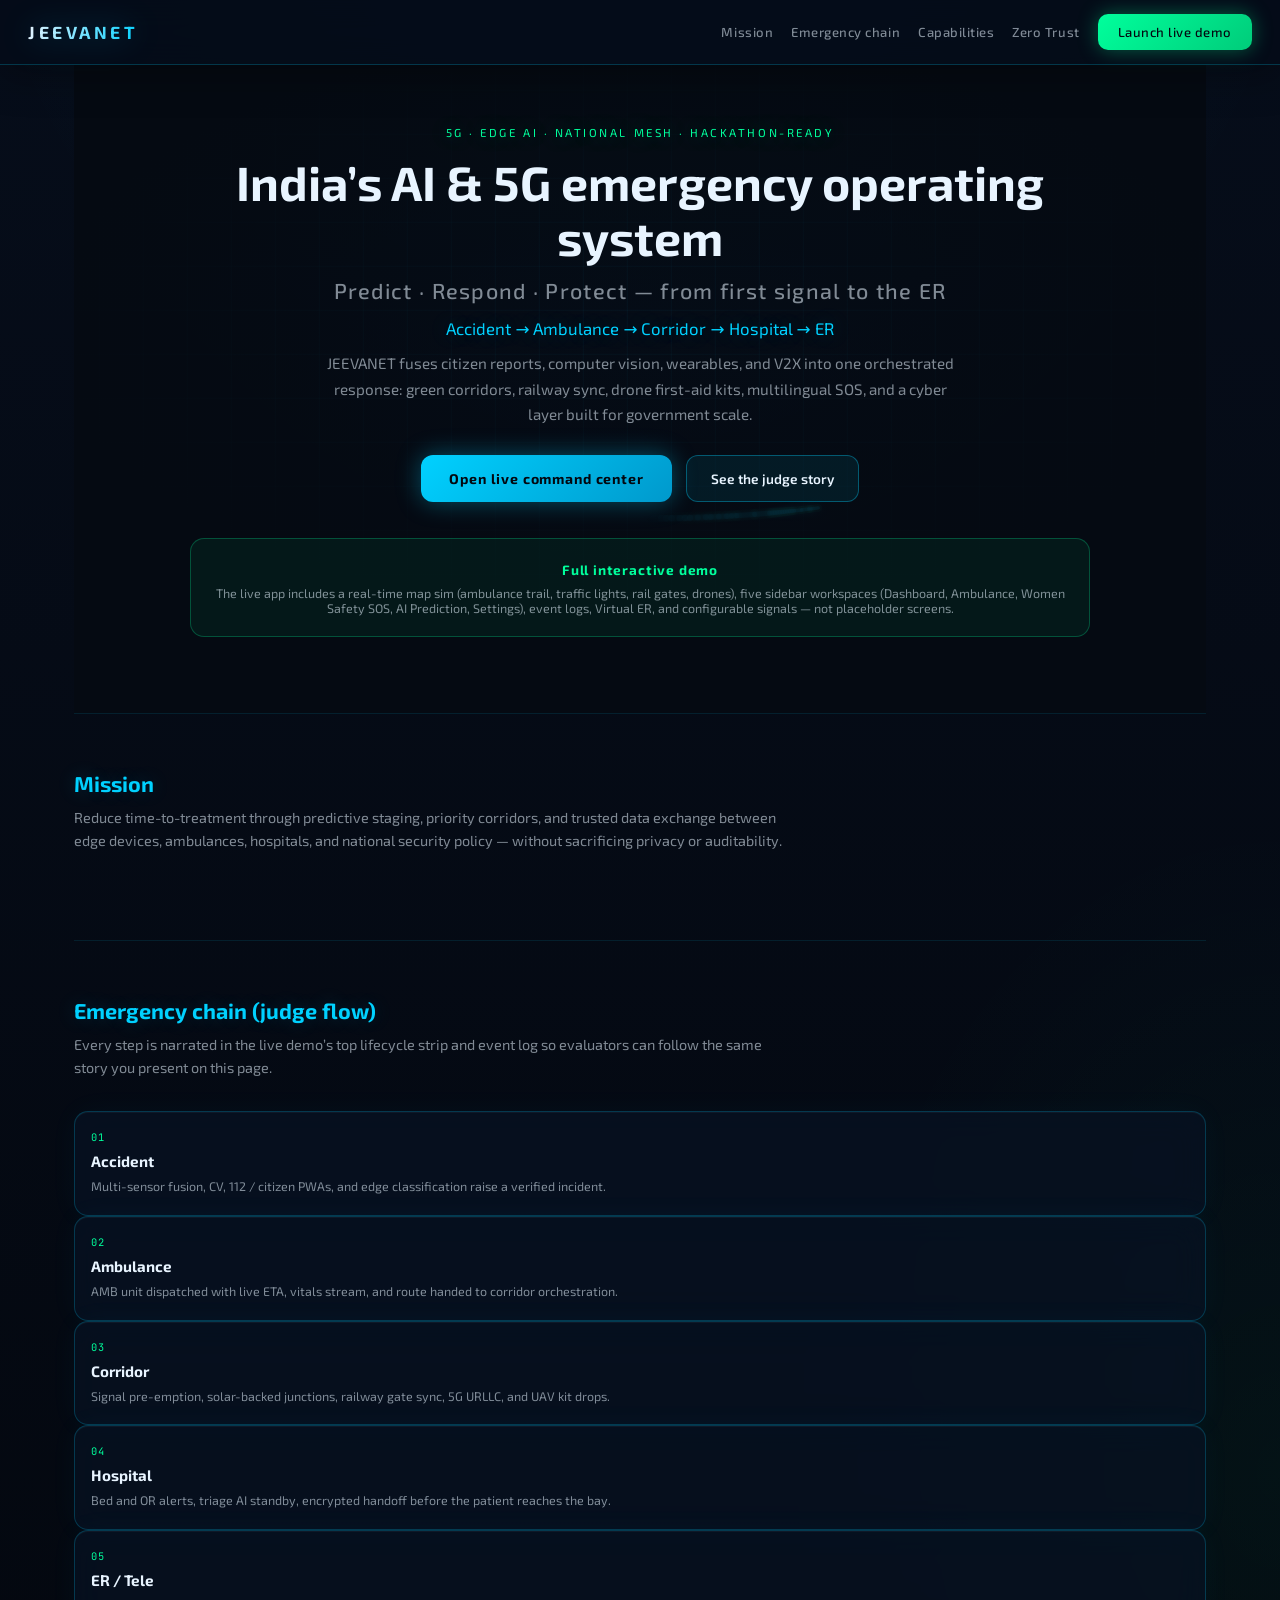
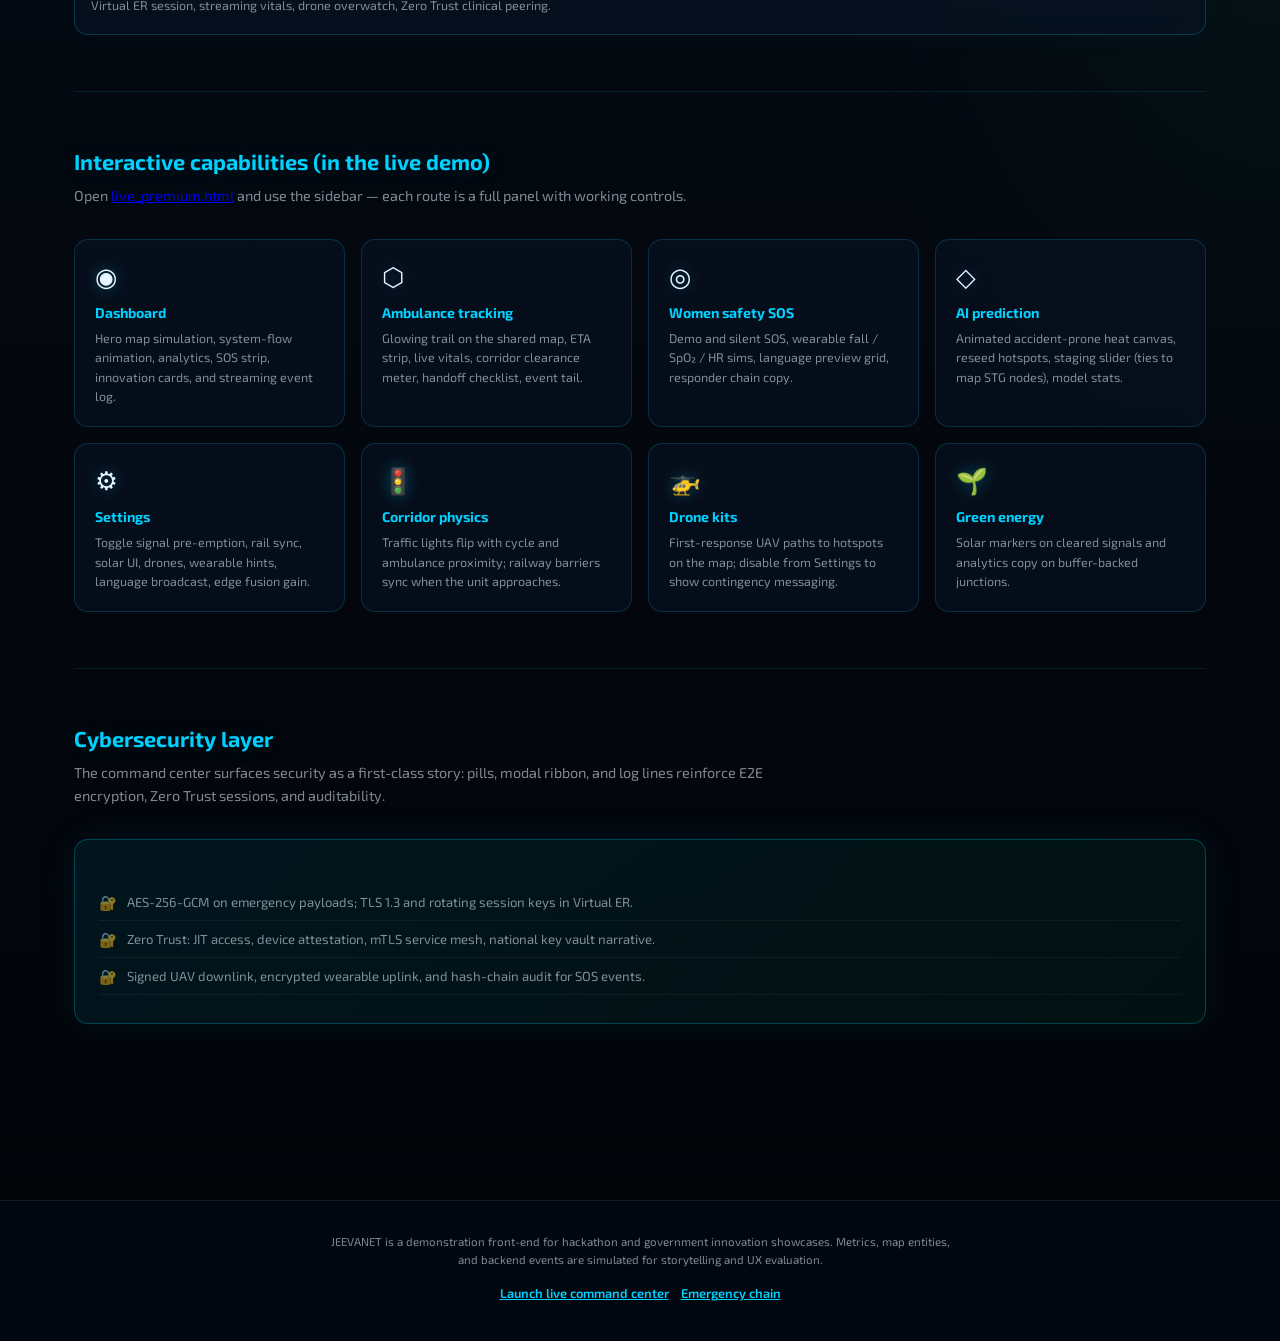
<file: index.html>
<!DOCTYPE html>
<html lang="en" class="site-root">
<head>
  <meta charset="UTF-8" />
  <meta name="viewport" content="width=device-width, initial-scale=1.0" />
  <meta name="description" content="JEEVANET — India’s national emergency OS: 5G, edge AI, green corridors, drone response, women’s safety SOS, Zero Trust. Explore the story, then open the interactive command center." />
  <title>JEEVANET — National Emergency Operating System</title>
  <link rel="preconnect" href="https://fonts.googleapis.com" />
  <link rel="preconnect" href="https://fonts.gstatic.com" crossorigin />
  <link href="https://fonts.googleapis.com/css2?family=Exo+2:wght@300;400;500;600;700&family=JetBrains+Mono:wght@400;500;600&display=swap" rel="stylesheet" />
  <link rel="stylesheet" href="css/jeevanet.css" />
  <link rel="stylesheet" href="css/jeevanet-site.css" />
</head>
<body class="site-marketing">
  <a href="#main" class="skip-link">Skip to content</a>

  <header class="site-nav">
    <a href="index.html" class="site-brand">JEEVANET</a>
    <nav class="site-nav-links" aria-label="Site">
      <a href="#mission">Mission</a>
      <a href="#chain">Emergency chain</a>
      <a href="#stack">Capabilities</a>
      <a href="#trust">Zero Trust</a>
      <a href="live_premium.html" class="site-cta">Launch live demo</a>
    </nav>
  </header>

  <main id="main" class="site-main">
    <section class="site-hero" aria-label="Introduction">
      <canvas id="siteHeroCanvas" class="site-hero-canvas" width="1200" height="600" aria-hidden="true"></canvas>
      <div class="site-hero-vignette" aria-hidden="true"></div>
      <div class="site-hero-inner">
        <p class="site-eyebrow">5G · Edge AI · National mesh · Hackathon-ready</p>
        <h1>
          India’s AI &amp; 5G emergency operating system
          <span>Predict · Respond · Protect — from first signal to the ER</span>
        </h1>
        <p class="site-tagline">Accident → Ambulance → Corridor → Hospital → ER</p>
        <p class="site-lead">
          JEEVANET fuses citizen reports, computer vision, wearables, and V2X into one orchestrated
          response: green corridors, railway sync, drone first-aid kits, multilingual SOS, and a
          cyber layer built for government scale.
        </p>
        <div class="site-hero-actions">
          <a class="site-btn-primary" href="live_premium.html">Open live command center</a>
          <a class="site-btn-ghost" href="#chain">See the judge story</a>
        </div>
        <div class="demo-strip">
          <strong>Full interactive demo</strong>
          <p>
            The live app includes a real-time map sim (ambulance trail, traffic lights, rail gates, drones),
            five sidebar workspaces (Dashboard, Ambulance, Women Safety SOS, AI Prediction, Settings),
            event logs, Virtual ER, and configurable signals — not placeholder screens.
          </p>
        </div>
      </div>
    </section>

    <section id="mission" class="site-section">
      <h2>Mission</h2>
      <p class="site-section-intro">
        Reduce time-to-treatment through predictive staging, priority corridors, and trusted data
        exchange between edge devices, ambulances, hospitals, and national security policy — without
        sacrificing privacy or auditability.
      </p>
    </section>

    <section id="chain" class="site-section">
      <h2>Emergency chain (judge flow)</h2>
      <p class="site-section-intro">
        Every step is narrated in the live demo’s top lifecycle strip and event log so evaluators can
        follow the same story you present on this page.
      </p>
      <div class="chain-grid chain-flow">
        <article class="chain-card">
          <div class="chain-step">01</div>
          <h3>Accident</h3>
          <p>Multi-sensor fusion, CV, 112 / citizen PWAs, and edge classification raise a verified incident.</p>
        </article>
        <article class="chain-card">
          <div class="chain-step">02</div>
          <h3>Ambulance</h3>
          <p>AMB unit dispatched with live ETA, vitals stream, and route handed to corridor orchestration.</p>
        </article>
        <article class="chain-card">
          <div class="chain-step">03</div>
          <h3>Corridor</h3>
          <p>Signal pre-emption, solar-backed junctions, railway gate sync, 5G URLLC, and UAV kit drops.</p>
        </article>
        <article class="chain-card">
          <div class="chain-step">04</div>
          <h3>Hospital</h3>
          <p>Bed and OR alerts, triage AI standby, encrypted handoff before the patient reaches the bay.</p>
        </article>
        <article class="chain-card">
          <div class="chain-step">05</div>
          <h3>ER / Tele</h3>
          <p>Virtual ER session, streaming vitals, drone overwatch, Zero Trust clinical peering.</p>
        </article>
      </div>
    </section>

    <section id="stack" class="site-section">
      <h2>Interactive capabilities (in the live demo)</h2>
      <p class="site-section-intro">
        Open <a href="live_premium.html">live_premium.html</a> and use the sidebar — each route is a full panel with working controls.
      </p>
      <div class="stack-grid">
        <article class="stack-card">
          <span class="stack-ico" aria-hidden="true">◉</span>
          <h3>Dashboard</h3>
          <p>Hero map simulation, system-flow animation, analytics, SOS strip, innovation cards, and streaming event log.</p>
        </article>
        <article class="stack-card">
          <span class="stack-ico" aria-hidden="true">⬡</span>
          <h3>Ambulance tracking</h3>
          <p>Glowing trail on the shared map, ETA strip, live vitals, corridor clearance meter, handoff checklist, event tail.</p>
        </article>
        <article class="stack-card">
          <span class="stack-ico" aria-hidden="true">◎</span>
          <h3>Women safety SOS</h3>
          <p>Demo and silent SOS, wearable fall / SpO₂ / HR sims, language preview grid, responder chain copy.</p>
        </article>
        <article class="stack-card">
          <span class="stack-ico" aria-hidden="true">◇</span>
          <h3>AI prediction</h3>
          <p>Animated accident-prone heat canvas, reseed hotspots, staging slider (ties to map STG nodes), model stats.</p>
        </article>
        <article class="stack-card">
          <span class="stack-ico" aria-hidden="true">⚙</span>
          <h3>Settings</h3>
          <p>Toggle signal pre-emption, rail sync, solar UI, drones, wearable hints, language broadcast, edge fusion gain.</p>
        </article>
        <article class="stack-card">
          <span class="stack-ico" aria-hidden="true">🚦</span>
          <h3>Corridor physics</h3>
          <p>Traffic lights flip with cycle and ambulance proximity; railway barriers sync when the unit approaches.</p>
        </article>
        <article class="stack-card">
          <span class="stack-ico" aria-hidden="true">🚁</span>
          <h3>Drone kits</h3>
          <p>First-response UAV paths to hotspots on the map; disable from Settings to show contingency messaging.</p>
        </article>
        <article class="stack-card">
          <span class="stack-ico" aria-hidden="true">🌱</span>
          <h3>Green energy</h3>
          <p>Solar markers on cleared signals and analytics copy on buffer-backed junctions.</p>
        </article>
      </div>
    </section>

    <section id="trust" class="site-section">
      <h2>Cybersecurity layer</h2>
      <p class="site-section-intro">
        The command center surfaces security as a first-class story: pills, modal ribbon, and log lines
        reinforce E2E encryption, Zero Trust sessions, and auditability.
      </p>
      <div class="trust-panel">
        <ul>
          <li>AES-256-GCM on emergency payloads; TLS 1.3 and rotating session keys in Virtual ER.</li>
          <li>Zero Trust: JIT access, device attestation, mTLS service mesh, national key vault narrative.</li>
          <li>Signed UAV downlink, encrypted wearable uplink, and hash-chain audit for SOS events.</li>
        </ul>
      </div>
    </section>
  </main>

  <footer class="site-footer">
    <p>
      JEEVANET is a demonstration front-end for hackathon and government innovation showcases.
      Metrics, map entities, and backend events are simulated for storytelling and UX evaluation.
    </p>
    <div class="site-footer-actions">
      <a href="live_premium.html">Launch live command center</a>
      <a href="#chain">Emergency chain</a>
    </div>
  </footer>

  <script src="js/site.js" defer></script>
</body>
</html>
</file>
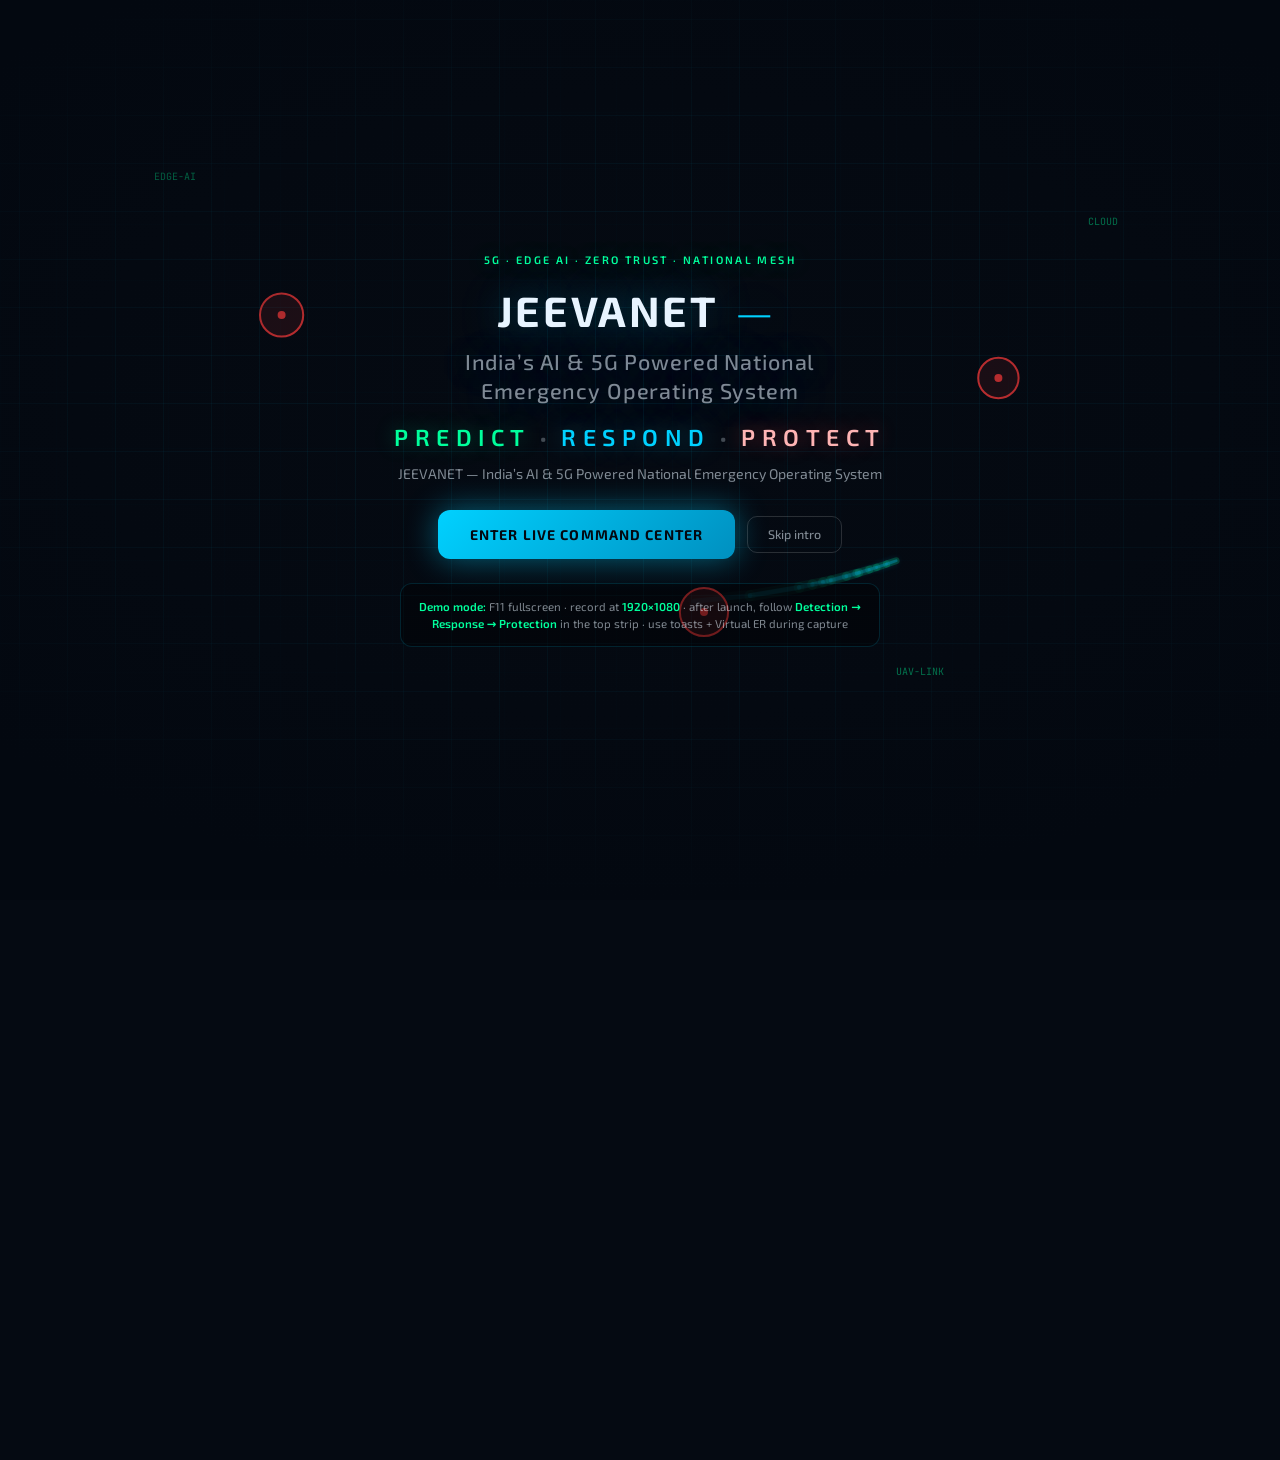
<file: jeevanet-dashboard.html>
<!DOCTYPE html>
<!-- Legacy single-file bundle. Maintained multi-page site: index.html (marketing) + live.html + css/ + js/ -->
<html lang="en">
<head>
  <meta charset="UTF-8" />
  <meta name="viewport" content="width=device-width, initial-scale=1.0" />
  <meta name="description" content="JEEVANET — India’s AI &amp; 5G powered national emergency operating system. Hero: Predict · Respond · Protect. Command center: Detection → Response → Protection. Live demo." />
  <title>JEEVANET — India’s AI &amp; 5G Powered National Emergency Operating System</title>
  <link rel="preconnect" href="https://fonts.googleapis.com" />
  <link rel="preconnect" href="https://fonts.gstatic.com" crossorigin />
  <link href="https://fonts.googleapis.com/css2?family=Exo+2:wght@300;400;500;600;700&family=JetBrains+Mono:wght@400;500;600&display=swap" rel="stylesheet" />
  <style>
    :root {
      --bg-deep: #050a12;
      --bg-panel: rgba(8, 18, 35, 0.72);
      --border-glass: rgba(0, 209, 255, 0.22);
      --neon-blue: #00d1ff;
      --neon-green: #00ff9c;
      --neon-red: #ff3b3b;
      --text-primary: #e8f4ff;
      --text-muted: rgba(232, 244, 255, 0.55);
      --glow-blue: 0 0 24px rgba(0, 209, 255, 0.35);
      --glow-green: 0 0 20px rgba(0, 255, 156, 0.35);
      --glow-red: 0 0 20px rgba(255, 59, 59, 0.45);
      --radius: 14px;
      --sidebar-w: 240px;
      --right-w: 352px;
      --top-h: 56px;
      --sec-stack: 108px;
    }

    * {
      box-sizing: border-box;
      margin: 0;
      padding: 0;
    }

    html, body {
      height: 100%;
      overflow: hidden;
      font-family: "Exo 2", system-ui, sans-serif;
      background: var(--bg-deep);
      color: var(--text-primary);
    }

    body {
      background:
        radial-gradient(ellipse 120% 80% at 50% -20%, rgba(0, 209, 255, 0.08), transparent 50%),
        radial-gradient(ellipse 80% 50% at 100% 50%, rgba(0, 255, 156, 0.04), transparent 45%),
        linear-gradient(180deg, #060d1a 0%, #020408 100%);
    }

    .app {
      display: grid;
      grid-template-columns: var(--sidebar-w) 1fr var(--right-w);
      grid-template-rows: var(--top-h) minmax(88px, auto) 1fr;
      height: 100vh;
      gap: 0;
    }

    /* --- Sidebar --- */
    .sidebar {
      grid-row: 1 / -1;
      background: var(--bg-panel);
      backdrop-filter: blur(20px);
      -webkit-backdrop-filter: blur(20px);
      border-right: 1px solid var(--border-glass);
      padding: 20px 16px;
      display: flex;
      flex-direction: column;
      gap: 28px;
      box-shadow: inset -1px 0 0 rgba(255, 255, 255, 0.03);
    }

    .logo {
      font-weight: 700;
      font-size: 1.28rem;
      letter-spacing: 0.18em;
      background: linear-gradient(105deg, #e8f4ff 0%, #e8f4ff 45%, var(--neon-blue) 100%);
      -webkit-background-clip: text;
      background-clip: text;
      color: transparent;
      filter: drop-shadow(0 0 20px rgba(0, 209, 255, 0.35));
    }

    .logo-tagline {
      font-size: 0.58rem;
      letter-spacing: 0.14em;
      text-transform: uppercase;
      color: var(--text-muted);
      margin-top: 8px;
      line-height: 1.4;
      max-width: 200px;
    }

    .logo-tagline span {
      color: var(--neon-blue);
      font-weight: 600;
    }

    .live-pill {
      display: inline-flex;
      align-items: center;
      gap: 8px;
      padding: 8px 14px;
      border-radius: 999px;
      background: rgba(0, 255, 156, 0.1);
      border: 1px solid rgba(0, 255, 156, 0.35);
      font-size: 0.75rem;
      font-weight: 600;
      letter-spacing: 0.08em;
      color: var(--neon-green);
      box-shadow: var(--glow-green);
    }

    .live-dot {
      width: 8px;
      height: 8px;
      border-radius: 50%;
      background: var(--neon-green);
      animation: pulse-dot 1.5s ease-in-out infinite;
    }

    @keyframes pulse-dot {
      0%, 100% { opacity: 1; transform: scale(1); }
      50% { opacity: 0.6; transform: scale(0.85); }
    }

    .nav {
      display: flex;
      flex-direction: column;
      gap: 4px;
    }

    .nav a {
      display: flex;
      align-items: center;
      gap: 10px;
      padding: 12px 14px;
      border-radius: 10px;
      color: var(--text-muted);
      text-decoration: none;
      font-size: 0.9rem;
      font-weight: 500;
      transition: color 0.2s, background 0.2s, box-shadow 0.2s;
    }

    .nav a:hover,
    .nav a.active {
      color: var(--text-primary);
      background: rgba(0, 209, 255, 0.08);
      box-shadow: inset 0 0 0 1px rgba(0, 209, 255, 0.2);
    }

    .nav a.active {
      color: var(--neon-blue);
    }

    .nav-icon {
      font-size: 1rem;
      opacity: 0.9;
    }

    .sidebar-footer {
      margin-top: auto;
      font-size: 0.7rem;
      color: var(--text-muted);
      line-height: 1.5;
      padding-top: 16px;
      border-top: 1px solid rgba(255, 255, 255, 0.06);
    }

    /* --- Top bar --- */
    .topbar {
      grid-column: 2 / -1;
      grid-row: 1;
      display: flex;
      align-items: center;
      justify-content: space-between;
      padding: 0 20px;
      background: rgba(5, 12, 24, 0.85);
      backdrop-filter: blur(16px);
      border-bottom: 1px solid var(--border-glass);
    }

    .clock-wrap {
      display: flex;
      align-items: center;
      gap: 16px;
    }

    .clock {
      font-family: "JetBrains Mono", monospace;
      font-size: 1.1rem;
      font-weight: 500;
      color: var(--neon-blue);
      letter-spacing: 0.06em;
      text-shadow: var(--glow-blue);
    }

    .signal-5g {
      display: flex;
      align-items: flex-end;
      gap: 3px;
      height: 22px;
    }

    .signal-5g span {
      width: 4px;
      background: linear-gradient(180deg, var(--neon-green), rgba(0, 255, 156, 0.3));
      border-radius: 1px;
      animation: bars 1.2s ease-in-out infinite;
    }

    .signal-5g span:nth-child(1) { height: 30%; animation-delay: 0s; }
    .signal-5g span:nth-child(2) { height: 50%; animation-delay: 0.15s; }
    .signal-5g span:nth-child(3) { height: 70%; animation-delay: 0.3s; }
    .signal-5g span:nth-child(4) { height: 100%; animation-delay: 0.45s; }

    @keyframes bars {
      0%, 100% { opacity: 0.5; }
      50% { opacity: 1; }
    }

    .label-5g {
      font-size: 0.65rem;
      font-weight: 700;
      color: var(--neon-green);
      margin-left: 6px;
      letter-spacing: 0.1em;
    }

    .badges {
      display: flex;
      flex-wrap: wrap;
      gap: 10px;
      align-items: center;
    }

    .badge {
      display: inline-flex;
      align-items: center;
      gap: 6px;
      padding: 6px 12px;
      border-radius: 8px;
      font-size: 0.72rem;
      font-weight: 600;
      letter-spacing: 0.02em;
      backdrop-filter: blur(8px);
      border: 1px solid rgba(255, 255, 255, 0.1);
    }

    .badge.incident {
      background: rgba(255, 59, 59, 0.15);
      border-color: rgba(255, 59, 59, 0.4);
      color: #ffb4b4;
      box-shadow: var(--glow-red);
      animation: badge-pulse 2s ease-in-out infinite;
    }

    .badge.ambulance {
      background: rgba(0, 209, 255, 0.12);
      border-color: rgba(0, 209, 255, 0.35);
      color: var(--neon-blue);
    }

    .badge.corridor {
      background: rgba(0, 255, 156, 0.12);
      border-color: rgba(0, 255, 156, 0.35);
      color: var(--neon-green);
      box-shadow: var(--glow-green);
    }

    @keyframes badge-pulse {
      0%, 100% { opacity: 1; }
      50% { opacity: 0.85; }
    }

    .badge.drone {
      background: rgba(180, 120, 255, 0.12);
      border-color: rgba(186, 140, 255, 0.45);
      color: #d8c4ff;
      box-shadow: 0 0 18px rgba(160, 100, 255, 0.25);
      animation: badge-pulse 2.5s ease-in-out infinite;
    }

    /* --- Security + story bar --- */
    .sec-bar {
      grid-column: 2 / -1;
      grid-row: 2;
      display: flex;
      flex-direction: column;
      align-items: stretch;
      gap: 10px;
      padding: 8px 20px 12px;
      background: rgba(3, 10, 22, 0.92);
      border-bottom: 1px solid rgba(0, 209, 255, 0.12);
      backdrop-filter: blur(12px);
    }

    .sec-bar-top {
      display: flex;
      align-items: center;
      justify-content: space-between;
      gap: 16px;
      flex-wrap: wrap;
    }

    .lifecycle-bar {
      display: grid;
      grid-template-columns: 1fr 1fr 1fr;
      gap: 10px;
      width: 100%;
    }

    .life-seg {
      position: relative;
      padding: 10px 12px 10px 14px;
      border-radius: 10px;
      background: rgba(0, 0, 0, 0.35);
      border: 1px solid rgba(255, 255, 255, 0.08);
      transition: border-color 0.4s, box-shadow 0.4s, background 0.4s;
      overflow: hidden;
    }

    .life-seg::before {
      content: "";
      position: absolute;
      left: 0;
      top: 0;
      bottom: 0;
      width: 3px;
      background: rgba(255, 255, 255, 0.12);
      transition: background 0.4s, box-shadow 0.4s;
    }

    .life-seg strong {
      display: block;
      font-size: 0.62rem;
      letter-spacing: 0.18em;
      color: var(--text-muted);
      margin-bottom: 3px;
      transition: color 0.4s;
    }

    .life-seg small {
      display: block;
      font-size: 0.65rem;
      line-height: 1.35;
      color: var(--text-muted);
      opacity: 0.85;
    }

    .life-seg.active {
      border-color: rgba(0, 255, 156, 0.45);
      background: rgba(0, 255, 156, 0.08);
      box-shadow: 0 0 24px rgba(0, 255, 156, 0.18);
    }

    .life-seg.active::before {
      background: var(--neon-green);
      box-shadow: 0 0 12px var(--neon-green);
    }

    .life-seg.active strong {
      color: var(--neon-green);
    }

    .life-seg.done {
      border-color: rgba(0, 209, 255, 0.28);
      background: rgba(0, 209, 255, 0.06);
    }

    .life-seg.done::before {
      background: var(--neon-blue);
    }

    .life-seg.done strong {
      color: var(--neon-blue);
    }

    .life-seg.done small {
      color: var(--text-muted);
    }

    @media (max-width: 900px) {
      .lifecycle-bar {
        grid-template-columns: 1fr;
      }
    }

    .sec-items {
      display: flex;
      flex-wrap: wrap;
      gap: 8px;
      align-items: center;
    }

    .sec-pill {
      font-size: 0.62rem;
      font-weight: 600;
      letter-spacing: 0.06em;
      padding: 5px 10px;
      border-radius: 999px;
      background: rgba(0, 209, 255, 0.08);
      border: 1px solid rgba(0, 209, 255, 0.22);
      color: var(--text-muted);
    }

    .sec-pill strong {
      color: var(--neon-green);
      font-weight: 600;
    }

    .story-flow {
      display: flex;
      align-items: center;
      gap: 6px;
      font-size: 0.65rem;
      font-weight: 600;
      letter-spacing: 0.04em;
    }

    .story-flow .story {
      color: var(--text-muted);
      padding: 4px 8px;
      border-radius: 6px;
      transition: color 0.35s, background 0.35s, box-shadow 0.35s;
    }

    .story-flow .story.active {
      color: var(--neon-blue);
      background: rgba(0, 209, 255, 0.12);
      box-shadow: 0 0 14px rgba(0, 209, 255, 0.2);
    }

    .story-arrow {
      color: var(--text-muted);
      opacity: 0.5;
      font-size: 0.7rem;
    }

    /* --- Map panel --- */
    .main {
      grid-column: 2;
      grid-row: 3;
      position: relative;
      padding: 16px;
      overflow: hidden;
      display: flex;
      flex-direction: column;
      gap: 12px;
      min-height: 0;
    }

    .map-frame {
      position: relative;
      flex: 1;
      min-height: 0;
      width: 100%;
      border-radius: var(--radius);
      overflow: hidden;
      background: linear-gradient(145deg, #0a1528 0%, #050c18 100%);
      border: 1px solid var(--border-glass);
      box-shadow:
        0 0 0 1px rgba(0, 209, 255, 0.06),
        0 24px 80px rgba(0, 0, 0, 0.5),
        inset 0 1px 0 rgba(255, 255, 255, 0.04);
    }

    .map-frame::before {
      content: "";
      position: absolute;
      inset: 0;
      z-index: 0;
      pointer-events: none;
      background: repeating-linear-gradient(
        0deg,
        transparent 0px,
        transparent 3px,
        rgba(0, 209, 255, 0.02) 3px,
        rgba(0, 209, 255, 0.02) 4px
      );
      opacity: 0.85;
    }

    #mapCanvas {
      display: block;
      width: 100%;
      height: 100%;
      position: relative;
      z-index: 1;
    }

    .map-holo-top {
      position: absolute;
      top: 0;
      left: 0;
      right: 0;
      z-index: 2;
      display: flex;
      flex-wrap: wrap;
      align-items: center;
      justify-content: center;
      gap: 10px;
      padding: 10px 16px;
      background: linear-gradient(180deg, rgba(5, 15, 30, 0.92), transparent);
      pointer-events: none;
    }

    .holo-tag {
      font-size: 0.6rem;
      font-weight: 700;
      letter-spacing: 0.2em;
      color: var(--neon-green);
      padding: 4px 10px;
      border-radius: 6px;
      border: 1px solid rgba(0, 255, 156, 0.35);
      background: rgba(0, 255, 156, 0.08);
      box-shadow: 0 0 16px rgba(0, 255, 156, 0.2);
    }

    .holo-tag.cloud {
      color: var(--neon-blue);
      border-color: rgba(0, 209, 255, 0.4);
      background: rgba(0, 209, 255, 0.08);
      box-shadow: 0 0 16px rgba(0, 209, 255, 0.2);
    }

    .holo-tag.story-pill {
      letter-spacing: 0.08em;
      border-color: rgba(255, 255, 255, 0.22);
      color: var(--text-primary);
      background: rgba(255, 255, 255, 0.05);
      font-weight: 600;
    }

    .holo-stream {
      flex: 1;
      max-width: 280px;
      height: 4px;
      border-radius: 4px;
      background: rgba(0, 209, 255, 0.15);
      overflow: hidden;
      position: relative;
    }

    .holo-stream::after {
      content: "";
      position: absolute;
      inset: 0;
      background: linear-gradient(
        90deg,
        transparent,
        var(--neon-blue),
        var(--neon-green),
        var(--neon-blue),
        transparent
      );
      width: 40%;
      animation: holo-shuttle 2.8s ease-in-out infinite;
      opacity: 0.85;
      filter: blur(1px);
    }

    @keyframes holo-shuttle {
      0% { transform: translateX(-100%); }
      100% { transform: translateX(350%); }
    }

    .system-flow {
      flex-shrink: 0;
      display: flex;
      align-items: stretch;
      gap: 0;
      padding: 12px 14px;
      border-radius: var(--radius);
      background: var(--bg-panel);
      backdrop-filter: blur(20px);
      border: 1px solid var(--border-glass);
      box-shadow: inset 0 1px 0 rgba(255, 255, 255, 0.04), 0 -8px 40px rgba(0, 0, 0, 0.35);
      overflow-x: auto;
      scrollbar-width: thin;
    }

    .system-flow-title {
      flex-shrink: 0;
      display: flex;
      flex-direction: column;
      justify-content: center;
      padding-right: 14px;
      margin-right: 10px;
      border-right: 1px solid rgba(0, 209, 255, 0.15);
      min-width: 100px;
    }

    .system-flow-title strong {
      font-size: 0.58rem;
      letter-spacing: 0.16em;
      color: var(--neon-blue);
      font-weight: 700;
    }

    .system-flow-title span {
      font-size: 0.65rem;
      color: var(--text-muted);
      margin-top: 4px;
      line-height: 1.3;
    }

    .flow-row {
      display: flex;
      align-items: center;
      flex: 1;
      min-width: min-content;
    }

    .flow-node {
      flex-shrink: 0;
      display: flex;
      flex-direction: column;
      align-items: center;
      gap: 4px;
      padding: 6px 10px;
      border-radius: 10px;
      background: rgba(0, 0, 0, 0.28);
      border: 1px solid rgba(255, 255, 255, 0.08);
      min-width: 76px;
      transition: border-color 0.3s, box-shadow 0.3s;
    }

    .flow-node.active {
      border-color: rgba(0, 209, 255, 0.45);
      box-shadow: 0 0 20px rgba(0, 209, 255, 0.15);
    }

    .flow-node.pulse-green.active {
      border-color: rgba(0, 255, 156, 0.5);
      box-shadow: var(--glow-green);
    }

    .flow-node-ico {
      font-size: 1.1rem;
      line-height: 1;
    }

    .flow-node small {
      font-size: 0.58rem;
      letter-spacing: 0.06em;
      color: var(--text-muted);
      text-align: center;
      max-width: 88px;
      line-height: 1.2;
    }

    .flow-node code {
      font-family: "JetBrains Mono", monospace;
      font-size: 0.55rem;
      color: var(--neon-green);
    }

    .flow-connector {
      flex: 1;
      min-width: 24px;
      max-width: 56px;
      height: 3px;
      margin: 0 4px;
      border-radius: 2px;
      background: rgba(0, 209, 255, 0.12);
      position: relative;
      overflow: hidden;
    }

    .flow-connector::after {
      content: "";
      position: absolute;
      inset: 0;
      background: linear-gradient(90deg, transparent, var(--neon-blue), transparent);
      animation: flow-pulse 1.8s linear infinite;
      opacity: 0.7;
    }

    @keyframes flow-pulse {
      0% { transform: translateX(-100%); }
      100% { transform: translateX(100%); }
    }

    .flow-connector:nth-child(even)::after {
      animation-delay: 0.35s;
    }

    .map-overlay {
      position: absolute;
      left: 16px;
      bottom: 16px;
      right: 16px;
      z-index: 3;
      pointer-events: none;
      display: flex;
      flex-wrap: wrap;
      gap: 10px;
      align-items: flex-end;
      justify-content: space-between;
    }

    .holo-card {
      pointer-events: auto;
      background: rgba(5, 15, 30, 0.82);
      backdrop-filter: blur(12px);
      border: 1px solid rgba(0, 209, 255, 0.25);
      border-radius: 12px;
      padding: 12px 16px;
      max-width: 280px;
      box-shadow: var(--glow-blue);
    }

    .holo-card h4 {
      font-size: 0.65rem;
      text-transform: uppercase;
      letter-spacing: 0.15em;
      color: var(--neon-blue);
      margin-bottom: 6px;
    }

    .holo-card p {
      font-size: 0.8rem;
      color: var(--text-primary);
      line-height: 1.4;
    }

    .edge-ai-strip {
      display: flex;
      gap: 8px;
      flex-wrap: wrap;
    }

    .edge-node {
      font-size: 0.65rem;
      padding: 4px 8px;
      border-radius: 6px;
      background: rgba(0, 255, 156, 0.12);
      border: 1px solid rgba(0, 255, 156, 0.3);
      color: var(--neon-green);
      font-family: "JetBrains Mono", monospace;
    }

    .btn-modal {
      pointer-events: auto;
      margin-left: auto;
      padding: 8px 14px;
      font-family: inherit;
      font-size: 0.75rem;
      font-weight: 600;
      color: var(--bg-deep);
      background: linear-gradient(135deg, var(--neon-blue), #0099cc);
      border: none;
      border-radius: 8px;
      cursor: pointer;
      box-shadow: var(--glow-blue);
      transition: transform 0.15s, filter 0.15s;
    }

    .btn-modal:hover {
      transform: translateY(-1px);
      filter: brightness(1.1);
    }

    /* --- Right panel --- */
    .right {
      grid-column: 3;
      grid-row: 3;
      padding: 16px 16px 16px 0;
      display: flex;
      flex-direction: column;
      gap: 12px;
      min-height: 0;
    }

    .panel {
      background: var(--bg-panel);
      backdrop-filter: blur(20px);
      border: 1px solid var(--border-glass);
      border-radius: var(--radius);
      padding: 14px;
      box-shadow: inset 0 1px 0 rgba(255, 255, 255, 0.04);
    }

    .panel-title {
      font-size: 0.7rem;
      text-transform: uppercase;
      letter-spacing: 0.14em;
      color: var(--neon-blue);
      margin-bottom: 10px;
      display: flex;
      align-items: center;
      justify-content: space-between;
    }

    .event-log {
      flex: 1;
      min-height: 140px;
      display: flex;
      flex-direction: column;
    }

    .log-pipeline-hint {
      font-size: 0.62rem;
      color: var(--text-muted);
      letter-spacing: 0.04em;
      margin: -4px 0 8px;
      line-height: 1.35;
    }

    .log-list {
      flex: 1;
      overflow: hidden;
      position: relative;
      mask-image: linear-gradient(180deg, transparent, #000 8%, #000 92%, transparent);
    }

    .log-inner {
      display: flex;
      flex-direction: column;
      gap: 8px;
      animation: log-scroll 30s linear infinite;
    }

    @keyframes log-scroll {
      0% { transform: translateY(0); }
      100% { transform: translateY(-50%); }
    }

    .log-item {
      font-size: 0.78rem;
      padding: 8px 10px;
      border-radius: 8px;
      background: rgba(0, 209, 255, 0.06);
      border-left: 3px solid var(--neon-blue);
      color: var(--text-primary);
    }

    .log-item.warn { border-left-color: var(--neon-red); background: rgba(255, 59, 59, 0.08); }
    .log-item.ok { border-left-color: var(--neon-green); background: rgba(0, 255, 156, 0.06); }

    .log-time {
      font-family: "JetBrains Mono", monospace;
      font-size: 0.65rem;
      color: var(--text-muted);
      margin-bottom: 2px;
    }

    .analytics {
      flex-shrink: 0;
    }

    .metrics {
      display: grid;
      grid-template-columns: 1fr 1fr;
      gap: 8px;
      margin-bottom: 12px;
    }

    .metrics-4 {
      grid-template-columns: 1fr 1fr;
      grid-template-rows: auto auto;
    }

    .metric {
      padding: 10px;
      border-radius: 10px;
      background: rgba(0, 0, 0, 0.25);
      border: 1px solid rgba(255, 255, 255, 0.06);
    }

    .metric .val {
      font-family: "JetBrains Mono", monospace;
      font-size: 1.25rem;
      font-weight: 600;
      color: var(--neon-green);
      text-shadow: var(--glow-green);
    }

    .metric .lbl {
      font-size: 0.65rem;
      color: var(--text-muted);
      margin-top: 2px;
    }

    .spark-wrap {
      height: 64px;
      display: flex;
      align-items: flex-end;
      gap: 4px;
      padding-top: 8px;
    }

    .spark {
      flex: 1;
      border-radius: 3px 3px 0 0;
      background: linear-gradient(180deg, var(--neon-blue), rgba(0, 209, 255, 0.2));
      min-height: 8px;
      animation: spark-h 2.5s ease-in-out infinite;
    }

    .spark:nth-child(odd) { animation-delay: 0.2s; }
    .spark:nth-child(3n) { animation-delay: 0.5s; }

    @keyframes spark-h {
      0%, 100% { height: 35%; }
      50% { height: 100%; }
    }

    .sos-panel .panel-title { color: var(--neon-red); }

    .sos-item {
      display: flex;
      align-items: center;
      gap: 10px;
      padding: 10px;
      border-radius: 10px;
      background: rgba(255, 59, 59, 0.1);
      border: 1px solid rgba(255, 59, 59, 0.25);
      margin-bottom: 8px;
    }

    .sos-item:last-child { margin-bottom: 0; }

    .sos-pulse {
      width: 10px;
      height: 10px;
      border-radius: 50%;
      background: var(--neon-red);
      box-shadow: var(--glow-red);
      animation: pulse-dot 1s ease-in-out infinite;
    }

    .sos-text strong { display: block; font-size: 0.82rem; }
    .sos-text small { color: var(--text-muted); font-size: 0.7rem; }

    .analytics-sub {
      font-size: 0.62rem;
      letter-spacing: 0.1em;
      text-transform: uppercase;
      color: var(--text-muted);
      margin: -4px 0 10px;
    }

    .analytics-risk-head {
      font-size: 0.65rem;
      font-weight: 700;
      letter-spacing: 0.12em;
      color: var(--neon-red);
      margin-bottom: 8px;
    }

    .heatmap-mini {
      display: grid;
      grid-template-columns: repeat(6, 1fr);
      grid-template-rows: repeat(4, 10px);
      gap: 3px;
      margin-bottom: 10px;
    }

    .heat-cell {
      border-radius: 3px;
      background: rgba(0, 209, 255, 0.08);
      animation: heat-pulse 3s ease-in-out infinite;
    }

    .heat-cell.h1 { background: rgba(255, 59, 59, 0.45); animation-delay: 0s; }
    .heat-cell.h2 { background: rgba(255, 59, 59, 0.28); animation-delay: 0.4s; }
    .heat-cell.h3 { background: rgba(255, 140, 60, 0.22); animation-delay: 0.8s; }
    .heat-cell.h4 { background: rgba(0, 255, 156, 0.12); animation-delay: 0.2s; }

    @keyframes heat-pulse {
      0%, 100% { opacity: 0.75; filter: brightness(1); }
      50% { opacity: 1; filter: brightness(1.15); }
    }

    .predictive-meta {
      font-size: 0.72rem;
      color: var(--text-muted);
      line-height: 1.45;
      padding: 8px 10px;
      border-radius: 8px;
      background: rgba(0, 0, 0, 0.22);
      border: 1px solid rgba(255, 255, 255, 0.05);
    }

    .predictive-meta strong {
      color: var(--neon-blue);
      font-weight: 600;
    }

    .inno-grid {
      display: grid;
      grid-template-columns: 1fr 1fr;
      gap: 8px;
    }

    .inno-card {
      padding: 10px;
      border-radius: 10px;
      background: rgba(0, 0, 0, 0.22);
      border: 1px solid rgba(0, 209, 255, 0.12);
      font-size: 0.68rem;
      line-height: 1.35;
      color: var(--text-muted);
    }

    .inno-card .inno-ico {
      font-size: 1.1rem;
      display: block;
      margin-bottom: 4px;
    }

    .inno-card strong {
      display: block;
      color: var(--text-primary);
      font-size: 0.75rem;
      margin-bottom: 2px;
    }

    .inno-card.green {
      border-color: rgba(0, 255, 156, 0.25);
    }

    .sos-wearable {
      flex-direction: column;
      align-items: stretch;
      gap: 8px;
      border-color: rgba(0, 255, 156, 0.35);
      background: rgba(0, 255, 156, 0.06);
    }

    .sos-wearable-top {
      display: flex;
      align-items: center;
      gap: 10px;
    }

    .wearable-bar {
      margin-top: 0;
      height: 6px;
      border-radius: 3px;
      background: rgba(255, 255, 255, 0.06);
      overflow: hidden;
    }

    .wearable-fill {
      height: 100%;
      width: 40%;
      border-radius: 3px;
      background: linear-gradient(90deg, var(--neon-red), var(--neon-blue));
      animation: wear-slide 4s ease-in-out infinite;
    }

    @keyframes wear-slide {
      0%, 100% { width: 38%; }
      30% { width: 72%; }
      50% { width: 68%; }
    }

    .lang-ticker {
      margin-top: 8px;
      padding: 8px 10px;
      border-radius: 8px;
      background: rgba(0, 209, 255, 0.06);
      border: 1px solid rgba(0, 209, 255, 0.2);
      font-size: 0.7rem;
      min-height: 2.6em;
    }

    .lang-ticker #langLine {
      transition: opacity 0.35s ease;
    }

    .lang-ticker .lang-label {
      font-size: 0.58rem;
      letter-spacing: 0.12em;
      color: var(--neon-green);
      margin-bottom: 4px;
    }

    .map-legend {
      position: absolute;
      top: 52px;
      right: 12px;
      z-index: 3;
      pointer-events: none;
      padding: 8px 10px;
      border-radius: 10px;
      background: rgba(5, 15, 30, 0.85);
      border: 1px solid rgba(0, 209, 255, 0.2);
      font-size: 0.58rem;
      color: var(--text-muted);
      line-height: 1.5;
    }

    .map-legend span { display: flex; align-items: center; gap: 6px; margin-top: 2px; }
    .lg { width: 8px; height: 8px; border-radius: 2px; }
    .lg-h { background: linear-gradient(90deg, rgba(255,59,59,0.8), rgba(255,140,60,0.5)); }
    .lg-d { background: var(--neon-blue); box-shadow: 0 0 8px var(--neon-blue); }
    .lg-s { background: var(--neon-green); }

    /* --- Modal --- */
    .modal-backdrop {
      position: fixed;
      inset: 0;
      background: rgba(0, 0, 0, 0.65);
      backdrop-filter: blur(8px);
      z-index: 1000;
      display: flex;
      align-items: center;
      justify-content: center;
      padding: 24px;
      opacity: 0;
      visibility: hidden;
      transition: opacity 0.35s, visibility 0.35s;
    }

    .modal-backdrop.open {
      opacity: 1;
      visibility: visible;
    }

    .modal {
      width: min(720px, 100%);
      max-height: 90vh;
      overflow: auto;
      background: linear-gradient(165deg, rgba(12, 28, 48, 0.95), rgba(5, 12, 24, 0.98));
      border: 1px solid var(--border-glass);
      border-radius: 18px;
      padding: 24px;
      box-shadow: 0 0 60px rgba(0, 209, 255, 0.15), 0 24px 80px rgba(0, 0, 0, 0.6);
      transform: scale(0.94) translateY(12px);
      transition: transform 0.35s cubic-bezier(0.22, 1, 0.36, 1);
    }

    .modal-backdrop.open .modal {
      transform: scale(1) translateY(0);
    }

    .modal-head {
      display: flex;
      justify-content: space-between;
      align-items: flex-start;
      margin-bottom: 20px;
    }

    .modal-head h2 {
      font-size: 1.15rem;
      font-weight: 600;
      color: var(--neon-blue);
      letter-spacing: 0.04em;
    }

    .modal-sub {
      font-size: 0.78rem;
      color: var(--text-muted);
      margin-top: 6px;
      font-weight: 400;
    }

    .modal-ribbon {
      display: flex;
      flex-wrap: wrap;
      gap: 8px;
      margin-bottom: 16px;
      padding: 10px 12px;
      border-radius: 10px;
      background: rgba(0, 255, 156, 0.06);
      border: 1px solid rgba(0, 255, 156, 0.22);
      font-size: 0.68rem;
      color: var(--text-muted);
      line-height: 1.4;
    }

    .modal-ribbon strong {
      color: var(--neon-green);
      font-weight: 600;
    }

    .modal-close {
      background: rgba(255, 255, 255, 0.06);
      border: 1px solid rgba(255, 255, 255, 0.12);
      color: var(--text-primary);
      width: 36px;
      height: 36px;
      border-radius: 10px;
      cursor: pointer;
      font-size: 1.2rem;
      line-height: 1;
      transition: background 0.2s;
    }

    .modal-close:hover {
      background: rgba(255, 59, 59, 0.2);
      border-color: var(--neon-red);
    }

    .modal-grid {
      display: grid;
      grid-template-columns: 1fr 1fr;
      gap: 16px;
    }

    @media (max-width: 640px) {
      .modal-grid { grid-template-columns: 1fr; }
    }

    .vitals {
      padding: 16px;
      border-radius: 14px;
      background: rgba(0, 0, 0, 0.35);
      border: 1px solid rgba(0, 255, 156, 0.2);
    }

    .vitals h3 {
      font-size: 0.7rem;
      text-transform: uppercase;
      letter-spacing: 0.12em;
      color: var(--neon-green);
      margin-bottom: 14px;
    }

    .vital-row {
      display: flex;
      justify-content: space-between;
      align-items: baseline;
      padding: 8px 0;
      border-bottom: 1px solid rgba(255, 255, 255, 0.06);
      font-size: 0.85rem;
    }

    .vital-row:last-child { border-bottom: none; }

    .vital-row span:first-child { color: var(--text-muted); }
    .vital-val {
      font-family: "JetBrains Mono", monospace;
      color: var(--neon-green);
    }

    .cam-feed {
      padding: 16px;
      border-radius: 14px;
      background: rgba(0, 0, 0, 0.45);
      border: 1px solid rgba(0, 209, 255, 0.25);
      min-height: 200px;
      position: relative;
      overflow: hidden;
    }

    .cam-feed h3 {
      font-size: 0.7rem;
      text-transform: uppercase;
      letter-spacing: 0.12em;
      color: var(--neon-blue);
      margin-bottom: 10px;
    }

    .cam-placeholder {
      height: 160px;
      border-radius: 10px;
      background:
        repeating-linear-gradient(
          0deg,
          transparent,
          transparent 2px,
          rgba(0, 209, 255, 0.03) 2px,
          rgba(0, 209, 255, 0.03) 4px
        ),
        linear-gradient(135deg, #0d1a2d 0%, #061018 100%);
      display: flex;
      align-items: center;
      justify-content: center;
      position: relative;
    }

    .scan-line {
      position: absolute;
      left: 0;
      right: 0;
      height: 2px;
      background: linear-gradient(90deg, transparent, var(--neon-blue), transparent);
      animation: scan 3s linear infinite;
      opacity: 0.7;
    }

    @keyframes scan {
      0% { top: 0; }
      100% { top: 100%; }
    }

    .rec-dot {
      position: absolute;
      top: 10px;
      right: 10px;
      display: flex;
      align-items: center;
      gap: 6px;
      font-size: 0.65rem;
      color: var(--neon-red);
      font-weight: 600;
    }

    .rec-dot::before {
      content: "";
      width: 8px;
      height: 8px;
      border-radius: 50%;
      background: var(--neon-red);
      animation: pulse-dot 1s infinite;
    }

    /* --- Responsive --- */
    @media (max-width: 1100px) {
      .app {
        grid-template-columns: 200px 1fr 280px;
      }
    }

    .toast-stack {
      position: fixed;
      top: calc(var(--top-h) + var(--sec-stack) + 8px);
      right: calc(var(--right-w) + 24px);
      z-index: 500;
      display: flex;
      flex-direction: column;
      gap: 8px;
      pointer-events: none;
      max-width: 320px;
    }

    @media (max-width: 900px) {
      .toast-stack {
        right: 16px;
        left: 16px;
        max-width: none;
      }
    }

    .toast {
      pointer-events: auto;
      padding: 12px 16px;
      border-radius: 12px;
      background: rgba(8, 22, 42, 0.92);
      backdrop-filter: blur(16px);
      border: 1px solid rgba(0, 209, 255, 0.35);
      box-shadow: 0 8px 32px rgba(0, 0, 0, 0.45), var(--glow-blue);
      font-size: 0.8rem;
      font-weight: 500;
      color: var(--text-primary);
      animation: toast-in 0.45s cubic-bezier(0.22, 1, 0.36, 1) forwards;
      opacity: 0;
      transform: translateX(24px);
    }

    .toast.warn {
      border-color: rgba(255, 59, 59, 0.45);
      box-shadow: 0 8px 32px rgba(0, 0, 0, 0.45), var(--glow-red);
    }

    .toast.ok {
      border-color: rgba(0, 255, 156, 0.4);
      box-shadow: 0 8px 32px rgba(0, 0, 0, 0.45), var(--glow-green);
    }

    @keyframes toast-in {
      to {
        opacity: 1;
        transform: translateX(0);
      }
    }

    @keyframes toast-out {
      to {
        opacity: 0;
        transform: translateX(16px) scale(0.96);
      }
    }

    .toast.hide {
      animation: toast-out 0.35s ease forwards;
    }

    @media (max-width: 900px) {
      .app {
        grid-template-columns: 1fr;
        grid-template-rows: auto auto auto 1fr auto;
      }
      .sidebar {
        grid-column: 1;
        grid-row: 1;
        flex-direction: row;
        flex-wrap: wrap;
        align-items: center;
      }
      .nav { flex-direction: row; flex-wrap: wrap; }
      .topbar { grid-column: 1; grid-row: 2; }
      .sec-bar { grid-column: 1; grid-row: 3; }
      .main { grid-column: 1; grid-row: 4; }
      .right { grid-column: 1; grid-row: 5; max-height: 480px; }
    }

    /* --- Homepage hero --- */
    .hero-screen {
      position: fixed;
      inset: 0;
      z-index: 3000;
      display: flex;
      align-items: center;
      justify-content: center;
      background: #030810;
      transition: opacity 0.65s cubic-bezier(0.22, 1, 0.36, 1),
        visibility 0.65s step-end;
    }

    .hero-screen.hero--dismissed {
      opacity: 0;
      visibility: hidden;
      pointer-events: none;
    }

    .hero-canvas {
      position: absolute;
      inset: 0;
      width: 100%;
      height: 100%;
      display: block;
    }

    .hero-vignette {
      position: absolute;
      inset: 0;
      pointer-events: none;
      background: radial-gradient(ellipse 70% 55% at 50% 45%, transparent 0%, rgba(3, 8, 16, 0.4) 55%, #030810 100%);
      z-index: 1;
    }

    .hero-grid-bg {
      position: absolute;
      inset: 0;
      z-index: 0;
      opacity: 0.35;
      background-image:
        linear-gradient(rgba(0, 209, 255, 0.04) 1px, transparent 1px),
        linear-gradient(90deg, rgba(0, 209, 255, 0.04) 1px, transparent 1px);
      background-size: 56px 56px;
      animation: hero-grid-drift 22s linear infinite;
    }

    @keyframes hero-grid-drift {
      0% { background-position: 0 0, 0 0; }
      100% { background-position: 0 280px, 280px 0; }
    }

    .hero-content {
      position: relative;
      z-index: 2;
      text-align: center;
      padding: 32px 24px;
      max-width: 920px;
    }

    .hero-eyebrow {
      font-size: 0.68rem;
      font-weight: 600;
      letter-spacing: 0.22em;
      text-transform: uppercase;
      color: var(--neon-green);
      margin-bottom: 20px;
      text-shadow: var(--glow-green);
    }

    .hero-title {
      font-weight: 700;
      font-size: clamp(1.65rem, 4.2vw, 2.65rem);
      line-height: 1.2;
      letter-spacing: 0.06em;
      color: var(--text-primary);
      text-shadow: 0 0 40px rgba(0, 209, 255, 0.35);
      margin-bottom: 18px;
    }

    .hero-title-sep {
      color: var(--neon-blue);
      font-weight: 300;
      margin: 0 0.15em;
    }

    .hero-title-sub {
      display: block;
      font-size: clamp(0.95rem, 2.4vw, 1.35rem);
      font-weight: 500;
      letter-spacing: 0.04em;
      color: var(--text-muted);
      margin-top: 10px;
      max-width: 36ch;
      margin-left: auto;
      margin-right: auto;
      line-height: 1.35;
    }

    .hero-tagline {
      font-size: clamp(1rem, 2.5vw, 1.45rem);
      font-weight: 600;
      letter-spacing: 0.28em;
      text-transform: uppercase;
      color: var(--neon-blue);
      margin-bottom: 14px;
      text-shadow: var(--glow-blue);
    }

    .hero-tagline span {
      color: var(--neon-green);
      text-shadow: var(--glow-green);
    }

    .hero-tagline span:nth-of-type(2) {
      color: var(--neon-blue);
      text-shadow: var(--glow-blue);
    }

    .hero-tagline span:nth-of-type(3) {
      color: #ffb4b4;
      text-shadow: var(--glow-red);
    }

    .hero-dot {
      font-style: normal;
      color: var(--text-muted);
      opacity: 0.5;
      margin: 0 0.35em;
      font-weight: 400;
    }

    .hero-lead {
      font-size: 0.88rem;
      color: var(--text-muted);
      margin-bottom: 28px;
    }

    .hero-actions {
      display: flex;
      flex-wrap: wrap;
      gap: 12px;
      justify-content: center;
      align-items: center;
      margin-bottom: 24px;
    }

    .hero-cta {
      font-family: inherit;
      font-size: 0.88rem;
      font-weight: 700;
      letter-spacing: 0.08em;
      text-transform: uppercase;
      padding: 16px 32px;
      border: none;
      border-radius: 12px;
      cursor: pointer;
      color: #030810;
      background: linear-gradient(135deg, var(--neon-blue), #0090c0);
      box-shadow: 0 0 32px rgba(0, 209, 255, 0.45);
      transition: transform 0.2s, filter 0.2s, box-shadow 0.2s;
    }

    .hero-cta:hover {
      transform: translateY(-2px);
      filter: brightness(1.08);
      box-shadow: 0 0 40px rgba(0, 209, 255, 0.55);
    }

    .hero-skip {
      font-family: inherit;
      font-size: 0.78rem;
      font-weight: 500;
      color: var(--text-muted);
      background: transparent;
      border: 1px solid rgba(255, 255, 255, 0.15);
      padding: 10px 20px;
      border-radius: 10px;
      cursor: pointer;
      transition: color 0.2s, border-color 0.2s, background 0.2s;
    }

    .hero-skip:hover {
      color: var(--text-primary);
      border-color: rgba(0, 209, 255, 0.35);
      background: rgba(0, 209, 255, 0.06);
    }

    .hero-demo-hint {
      font-size: 0.72rem;
      line-height: 1.5;
      color: var(--text-muted);
      max-width: 480px;
      margin: 0 auto;
      padding: 14px 18px;
      border-radius: 12px;
      background: rgba(0, 0, 0, 0.35);
      border: 1px solid rgba(0, 209, 255, 0.15);
    }

    .hero-demo-hint strong {
      color: var(--neon-green);
      font-weight: 600;
    }

  </style>
</head>
<body>
  <div id="heroScreen" class="hero-screen">
    <canvas id="heroCanvas" class="hero-canvas" aria-hidden="true"></canvas>
    <div class="hero-vignette" aria-hidden="true"></div>
    <div class="hero-grid-bg" aria-hidden="true"></div>
    <div class="hero-content">
      <p class="hero-eyebrow">5G · Edge AI · Zero Trust · National mesh</p>
      <h1 class="hero-title">
        JEEVANET <span class="hero-title-sep">—</span>
        <span class="hero-title-sub">India’s AI &amp; 5G Powered National Emergency Operating System</span>
      </h1>
      <p class="hero-tagline">
        <span>Predict</span><i class="hero-dot">•</i><span>Respond</span><i class="hero-dot">•</i><span>Protect</span>
      </p>
      <p class="hero-lead">JEEVANET — India’s AI &amp; 5G Powered National Emergency Operating System</p>
      <div class="hero-actions">
        <button type="button" class="hero-cta" id="heroLaunch">Enter live command center</button>
        <button type="button" class="hero-skip" id="heroSkip">Skip intro</button>
      </div>
      <p class="hero-demo-hint">
        <strong>Demo mode:</strong> F11 fullscreen · record at <strong>1920×1080</strong> · after launch, follow <strong>Detection → Response → Protection</strong> in the top strip · use toasts + Virtual ER during capture
      </p>
    </div>
  </div>

  <div class="app">
    <aside class="sidebar">
      <div class="logo">JEEVANET</div>
      <p class="logo-tagline">Judge flow: <span>Detect</span> → <span>Respond</span> → <span>Protect</span></p>
      <div class="live-pill"><span class="live-dot"></span> SYSTEM STATUS: LIVE</div>
      <nav class="nav" aria-label="Primary">
        <a class="active" href="#" data-nav="dashboard"><span class="nav-icon">◉</span> Dashboard</a>
        <a href="#" data-nav="incidents"><span class="nav-icon">▸</span> Incidents</a>
        <a href="#" data-nav="ambulance"><span class="nav-icon">⬡</span> Ambulance Tracking</a>
        <a href="#" data-nav="sos"><span class="nav-icon">◎</span> Women Safety (SOS)</a>
        <a href="#" data-nav="ai"><span class="nav-icon">◇</span> AI Prediction</a>
        <a href="#" data-nav="settings"><span class="nav-icon">⚙</span> Settings</a>
      </nav>
      <div class="sidebar-footer">
        JEEVANET national mesh · 5G URLLC · Zero Trust · hackathon live sim.
      </div>
    </aside>

    <header class="topbar">
      <div class="clock-wrap">
        <div class="clock" id="clock">00:00:00</div>
        <div class="signal-5g" aria-hidden="true">
          <span></span><span></span><span></span><span></span>
        </div>
        <span class="label-5g">5G</span>
      </div>
      <div class="badges">
        <span class="badge incident" id="badgeIncident">🔴 Incident Detected</span>
        <span class="badge ambulance">🚑 Ambulance En Route</span>
        <span class="badge corridor">🟢 Green Corridor Active</span>
      </div>
    </header>

    <div class="sec-bar" role="status">
      <div class="sec-bar-top">
        <div class="sec-items">
          <span class="sec-pill"><strong>🔐 E2E</strong> AES-256-GCM · emergency payloads</span>
          <span class="sec-pill"><strong>Zero Trust</strong> · JIT access · device attestation</span>
          <span class="sec-pill">mTLS service mesh · <strong>National key vault</strong></span>
        </div>
        <div class="story-flow" id="storyFlow" aria-label="Emergency lifecycle narrative">
          <span class="story active" data-i="0">① Detection</span>
          <span class="story-arrow">→</span>
          <span class="story" data-i="1">② Response</span>
          <span class="story-arrow">→</span>
          <span class="story" data-i="2">③ Protection</span>
        </div>
      </div>
      <div class="lifecycle-bar" id="lifecycleBar" aria-label="Emergency lifecycle for judges">
        <div class="life-seg active" data-phase="0">
          <strong>DETECTION</strong>
          <small>Predictive heatmaps · edge AI · sensors · incident fusion</small>
        </div>
        <div class="life-seg" data-phase="1">
          <strong>RESPONSE</strong>
          <small>Ambulance · drones · signals · railway · 5G corridor</small>
        </div>
        <div class="life-seg" data-phase="2">
          <strong>PROTECTION</strong>
          <small>SOS · wearables · crypto · hospital / Virtual ER link</small>
        </div>
      </div>
    </div>

    <main class="main">
      <div class="map-frame">
        <div class="map-holo-top" aria-hidden="true">
          <span class="holo-tag">EDGE AI</span>
          <div class="holo-stream" title="Incident tensors · V2X · SOS streams"></div>
          <span class="holo-tag cloud">CLOUD AI</span>
          <span class="holo-tag story-pill">Detection → Response → Protection</span>
        </div>
        <canvas id="mapCanvas" aria-label="Live operations map: corridor, incidents, drones, signals, railway"></canvas>
        <div class="map-legend">
          <div style="color:var(--neon-blue);letter-spacing:0.1em;font-weight:700;margin-bottom:4px">MAP KEY</div>
          <span><i class="lg lg-h"></i> Risk heat · AI hotspots</span>
          <span><i class="lg lg-d"></i> Drone first-response</span>
          <span><i class="lg lg-s"></i> Solar smart signals</span>
        </div>
        <div class="map-overlay">
          <div class="holo-card">
            <h4>Cloud AI · Fastest route + air assets</h4>
            <p id="routeText">Optimizing corridor: ETA 4m 12s · 3 signals pre-cleared</p>
            <div class="edge-ai-strip" style="margin-top:10px">
              <span class="edge-node">EDGE-01 ✓</span>
              <span class="edge-node">UAV-02 ✓</span>
              <span class="edge-node">V2X SYNC</span>
              <span class="edge-node" style="border-color:rgba(255,200,80,0.4);color:#ffc964">☀ SOLAR</span>
            </div>
          </div>
          <button type="button" class="btn-modal" id="openModal">Virtual ER / Tele-surgery</button>
        </div>
      </div>

      <section class="system-flow" aria-label="End-to-end system data flow">
        <div class="system-flow-title">
          <strong>SYSTEM FLOW</strong>
          <span>Detect → dispatch → drones · edge · cloud orchestration</span>
        </div>
        <div class="flow-row" id="flowRow">
          <div class="flow-node active" data-step="0">
            <span class="flow-node-ico" aria-hidden="true">📱</span>
            <small>Citizen &amp; ops PWA</small>
            <code>FE</code>
          </div>
          <div class="flow-connector" aria-hidden="true"></div>
          <div class="flow-node" data-step="1">
            <span class="flow-node-ico" aria-hidden="true">🔐</span>
            <small>API gateway · auth</small>
            <code>GW</code>
          </div>
          <div class="flow-connector" aria-hidden="true"></div>
          <div class="flow-node pulse-green" data-step="2">
            <span class="flow-node-ico" aria-hidden="true">⚙</span>
            <small>Core backend · dispatch</small>
            <code>API</code>
          </div>
          <div class="flow-connector" aria-hidden="true"></div>
          <div class="flow-node pulse-green" data-step="3">
            <span class="flow-node-ico" aria-hidden="true">📡</span>
            <small>Edge mesh · V2X · signals</small>
            <code>EDGE</code>
          </div>
          <div class="flow-connector" aria-hidden="true"></div>
          <div class="flow-node" data-step="4">
            <span class="flow-node-ico" aria-hidden="true">🚁</span>
            <small>Drone fleet · first-aid drop</small>
            <code>UAV</code>
          </div>
          <div class="flow-connector" aria-hidden="true"></div>
          <div class="flow-node" data-step="5">
            <span class="flow-node-ico" aria-hidden="true">☁</span>
            <small>Cloud AI · routing · ER link</small>
            <code>AI</code>
          </div>
        </div>
      </section>
    </main>

    <aside class="right">
      <div class="panel event-log">
        <div class="panel-title">Event log <span style="color:var(--neon-green);font-size:0.65rem">● LIVE</span></div>
        <p class="log-pipeline-hint">Pipeline: accident detected → ambulance → signals green → hospital</p>
        <div class="log-list">
          <div class="log-inner" id="logInner"></div>
        </div>
      </div>
      <div class="panel analytics">
        <div class="panel-title">Analytics</div>
        <p class="analytics-sub">Predictive risk · efficiency · network health</p>
        <div class="analytics-risk-head">📊 Hot zones · proactive staging</div>
        <div class="heatmap-mini" aria-hidden="true">
          <div class="heat-cell"></div><div class="heat-cell h3"></div><div class="heat-cell"></div><div class="heat-cell h2"></div><div class="heat-cell"></div><div class="heat-cell"></div>
          <div class="heat-cell"></div><div class="heat-cell h1"></div><div class="heat-cell h2"></div><div class="heat-cell h1"></div><div class="heat-cell h3"></div><div class="heat-cell"></div>
          <div class="heat-cell h4"></div><div class="heat-cell"></div><div class="heat-cell h2"></div><div class="heat-cell"></div><div class="heat-cell h1"></div><div class="heat-cell h3"></div>
          <div class="heat-cell"></div><div class="heat-cell h3"></div><div class="heat-cell"></div><div class="heat-cell h4"></div><div class="heat-cell"></div><div class="heat-cell"></div>
        </div>
        <p class="predictive-meta">
          <strong>Accident-prone zones</strong> ranked from multimodal history + weather + events.
          <strong id="stagingText">3 ambulance staging points</strong> pre-positioned within SLA.
        </p>
        <div class="analytics-risk-head" style="color:var(--neon-blue);margin-top:12px">⚡ Live operations</div>
        <div class="metrics metrics-4">
          <div class="metric">
            <div class="val" id="metricLives">127</div>
            <div class="lbl">Lives saved (YTD sim)</div>
          </div>
          <div class="metric">
            <div class="val" id="metricEff">94%</div>
            <div class="lbl">Corridor efficiency</div>
          </div>
          <div class="metric">
            <div class="val" id="metricRps" style="color:var(--neon-blue);text-shadow:var(--glow-blue)">2.4k</div>
            <div class="lbl">Backend events / min</div>
          </div>
          <div class="metric">
            <div class="val" id="metricLat" style="color:var(--text-primary)">18ms</div>
            <div class="lbl">p95 API latency</div>
          </div>
        </div>
        <div class="spark-wrap" aria-hidden="true">
          <div class="spark"></div><div class="spark"></div><div class="spark"></div>
          <div class="spark"></div><div class="spark"></div><div class="spark"></div>
          <div class="spark"></div><div class="spark"></div><div class="spark"></div>
          <div class="spark"></div><div class="spark"></div>
        </div>
      </div>
      <div class="panel sos-panel">
        <div class="panel-title">Women safety · SOS</div>
        <div class="sos-item">
          <span class="sos-pulse"></span>
          <div class="sos-text">
            <strong>Safe corridor engaged</strong>
            <small>Unit 7 · Night patrol linked · ETA police 2 min</small>
          </div>
        </div>
        <div class="sos-item" style="opacity:0.85;border-color:rgba(0,209,255,0.3);background:rgba(0,209,255,0.08)">
          <span class="sos-pulse" style="background:var(--neon-blue);box-shadow:var(--glow-blue)"></span>
          <div class="sos-text">
            <strong>Silent SOS verified</strong>
            <small>AI voice stress · Location masked to responder only</small>
          </div>
        </div>
        <div class="sos-item sos-wearable">
          <div class="sos-wearable-top">
            <span class="sos-pulse" style="background:var(--neon-green);box-shadow:var(--glow-green)"></span>
            <div class="sos-text">
              <strong>⌚ Wearable auto-SOS</strong>
              <small>SpO₂ crash + fall · BLE → 5G uplink · encrypted</small>
            </div>
          </div>
          <div class="wearable-bar" title="Vital confidence"><div class="wearable-fill"></div></div>
        </div>
        <div class="lang-ticker" id="langTicker" aria-live="polite">
          <div class="lang-label">MULTI-LANGUAGE SOS BROADCAST</div>
          <div id="langLine">Loading…</div>
        </div>
      </div>
      <div class="panel">
        <div class="panel-title">National innovation stack</div>
        <div class="inno-grid">
          <div class="inno-card">
            <span class="inno-ico">🚁</span>
            <strong>Drone first response</strong>
            AED + kit dropped · arrives before ground crew on dense corridors.
          </div>
          <div class="inno-card green">
            <span class="inno-ico">🌱</span>
            <strong>Green energy signals</strong>
            <span id="solarStat">Solar + battery buffers power 94% of smart junctions on this corridor.</span>
          </div>
          <div class="inno-card">
            <span class="inno-ico">🌐</span>
            <strong>22 languages</strong>
            Voice + text TTS to citizen devices &amp; wearables.
          </div>
          <div class="inno-card">
            <span class="inno-ico">🔐</span>
            <strong>Cyber layer</strong>
            HSM-backed keys · audit hash chain · air-gapped break-glass.
          </div>
        </div>
      </div>
    </aside>
  </div>

  <div class="toast-stack" id="toastStack" aria-live="polite"></div>

  <div class="modal-backdrop" id="modalBackdrop" role="dialog" aria-modal="true" aria-labelledby="modalTitle">
    <div class="modal">
      <div class="modal-head">
        <div>
          <h2 id="modalTitle">Virtual ER · Tele-surgery</h2>
          <p class="modal-sub">Session active · vitals streaming · onboard HD uplink</p>
        </div>
        <button type="button" class="modal-close" id="closeModal" aria-label="Close">×</button>
      </div>
      <div class="modal-ribbon">
        <strong>🔐 Cybersecurity:</strong> E2E encrypted video · TLS 1.3 · session keys rotated every 90s ·
        <strong>Zero Trust</strong> session for clinical overlay · UAV downlink signed.
      </div>
      <div class="modal-grid">
        <div class="vitals">
          <h3>Patient vitals · streaming</h3>
          <div class="vital-row"><span>Heart rate</span><span class="vital-val" id="vHr">82</span> <span style="color:var(--text-muted)">bpm</span></div>
          <div class="vital-row"><span>SpO₂</span><span class="vital-val" id="vSpo">98</span> <span style="color:var(--text-muted)">%</span></div>
          <div class="vital-row"><span>BP</span><span class="vital-val" id="vBp">118/76</span></div>
          <div class="vital-row"><span>Latency</span><span class="vital-val" id="vLat">12</span> <span style="color:var(--text-muted)">ms</span></div>
        </div>
        <div class="cam-feed">
          <h3>Onboard HD camera · AMB-204 · 🚁 drone overwatch</h3>
          <div class="cam-placeholder">
            <div class="scan-line"></div>
            <div class="rec-dot">LIVE</div>
            <span style="color:var(--text-muted);font-size:0.8rem;z-index:1">HD feed · stabilized · edge-encoded</span>
          </div>
        </div>
      </div>
    </div>
  </div>

  <script>
    (function () {
      const canvas = document.getElementById("mapCanvas");
      const ctx = canvas.getContext("2d");
      const routeText = document.getElementById("routeText");
      const logInner = document.getElementById("logInner");
      const modalBackdrop = document.getElementById("modalBackdrop");
      const openModal = document.getElementById("openModal");
      const closeModal = document.getElementById("closeModal");

      function resize() {
        const rect = canvas.parentElement.getBoundingClientRect();
        const dpr = Math.min(window.devicePixelRatio || 1, 3);
        canvas.width = Math.floor(rect.width * dpr);
        canvas.height = Math.floor(rect.height * dpr);
        ctx.setTransform(dpr, 0, 0, dpr, 0, 0);
        canvas._w = rect.width;
        canvas._h = rect.height;
      }

      window.addEventListener("resize", resize);
      resize();

      const COL = {
        blue: "#00d1ff",
        green: "#00ff9c",
        red: "#ff3b3b",
        dim: "rgba(0, 209, 255, 0.12)",
      };

      const accidents = [
        { x: 0.72, y: 0.38 },
        { x: 0.28, y: 0.62 },
      ];

      const trafficLights = [
        { x: 0.45, y: 0.35, phase: 0 },
        { x: 0.55, y: 0.55, phase: 0.4 },
        { x: 0.35, y: 0.48, phase: 0.7 },
        { x: 0.62, y: 0.42, phase: 0.2 },
      ];

      const railway = { x: 0.5, y: 0.72, barrier: 0 };

      const corridorPath = [
        { x: 0.12, y: 0.78 },
        { x: 0.25, y: 0.65 },
        { x: 0.38, y: 0.52 },
        { x: 0.48, y: 0.45 },
        { x: 0.58, y: 0.38 },
        { x: 0.72, y: 0.32 },
        { x: 0.85, y: 0.22 },
      ];

      const heatZones = [
        { x: 0.72, y: 0.38, r: 0.24, a: 0.32 },
        { x: 0.28, y: 0.62, r: 0.2, a: 0.26 },
        { x: 0.55, y: 0.28, r: 0.14, a: 0.14 },
        { x: 0.38, y: 0.75, r: 0.12, a: 0.1 },
      ];

      const stagingPoints = [
        { x: 0.4, y: 0.28 },
        { x: 0.65, y: 0.5 },
        { x: 0.18, y: 0.45 },
      ];

      const drones = [
        { base: { x: 0.07, y: 0.12 }, accIdx: 0, t: 0 },
        { base: { x: 0.93, y: 0.16 }, accIdx: 1, t: 0.4 },
      ];

      function smoothstep(u) {
        const x = Math.max(0, Math.min(1, u));
        return x * x * (3 - 2 * x);
      }

      let ambulanceT = 0;
      const trail = [];

      function drawGrid(w, h, t) {
        ctx.save();
        ctx.strokeStyle = "rgba(0, 209, 255, 0.06)";
        ctx.lineWidth = 1;
        const step = 40;
        const off = (t * 20) % step;
        for (let x = -off; x < w + step; x += step) {
          ctx.beginPath();
          ctx.moveTo(x, 0);
          ctx.lineTo(x, h);
          ctx.stroke();
        }
        for (let y = -off; y < h + step; y += step) {
          ctx.beginPath();
          ctx.moveTo(0, y);
          ctx.lineTo(w, y);
          ctx.stroke();
        }
        ctx.restore();
      }

      function drawStreets(w, h) {
        ctx.save();
        ctx.strokeStyle = "rgba(232, 244, 255, 0.08)";
        ctx.lineWidth = 3;
        const roads = [
          [[0.08 * w, 0.75 * h], [0.92 * w, 0.25 * h]],
          [[0.15 * w, 0.9 * h], [0.88 * w, 0.15 * h]],
          [[0.5 * w, 0], [0.5 * w, h]],
          [[0, 0.55 * h], [w, 0.55 * h]],
        ];
        roads.forEach(([a, b]) => {
          ctx.beginPath();
          ctx.moveTo(a[0], a[1]);
          ctx.lineTo(b[0], b[1]);
          ctx.stroke();
        });
        ctx.restore();
      }

      function drawHeatmap(w, h, t) {
        ctx.save();
        heatZones.forEach((z, i) => {
          const pulse = 0.88 + 0.12 * Math.sin(t * 1.15 + i * 0.7);
          const rad = z.r * Math.min(w, h);
          const g = ctx.createRadialGradient(z.x * w, z.y * h, 0, z.x * w, z.y * h, rad);
          g.addColorStop(0, `rgba(255, 59, 59, ${z.a * pulse})`);
          g.addColorStop(0.4, `rgba(255, 130, 70, ${z.a * 0.45 * pulse})`);
          g.addColorStop(1, "rgba(0, 0, 0, 0)");
          ctx.fillStyle = g;
          ctx.fillRect(0, 0, w, h);
        });
        ctx.restore();
      }

      function drawStaging(w, h, t) {
        stagingPoints.forEach((p, i) => {
          const x = p.x * w;
          const y = p.y * h;
          const b = 0.65 + 0.35 * Math.sin(t * 2.2 + i);
          ctx.save();
          ctx.strokeStyle = `rgba(0, 209, 255, ${0.35 * b})`;
          ctx.fillStyle = `rgba(0, 209, 255, ${0.12 * b})`;
          ctx.lineWidth = 1.5;
          ctx.beginPath();
          ctx.moveTo(x, y - 8);
          ctx.lineTo(x - 7, y + 6);
          ctx.lineTo(x + 7, y + 6);
          ctx.closePath();
          ctx.fill();
          ctx.stroke();
          ctx.fillStyle = COL.blue;
          ctx.font = "bold 8px JetBrains Mono, monospace";
          ctx.textAlign = "center";
          ctx.fillText("STG-" + (i + 1), x, y + 18);
          ctx.restore();
        });
      }

      function tickDrones(dt) {
        drones.forEach((d) => {
          d.t += dt * 0.1;
          if (d.t >= 1) d.t = 0;
        });
      }

      function drawDrones(w, h) {
        drones.forEach((d) => {
          const acc = accidents[d.accIdx];
          const u = smoothstep(d.t);
          const x = d.base.x + (acc.x - d.base.x) * u;
          const y = d.base.y + (acc.y - d.base.y) * u;
          const px = x * w;
          const py = y * h;
          ctx.save();
          ctx.strokeStyle = `rgba(0, 209, 255, ${0.2 + 0.25 * u})`;
          ctx.lineWidth = 2;
          ctx.setLineDash([5, 5]);
          ctx.beginPath();
          ctx.moveTo(d.base.x * w, d.base.y * h);
          ctx.lineTo(px, py);
          ctx.stroke();
          ctx.setLineDash([]);
          ctx.shadowColor = COL.blue;
          ctx.shadowBlur = 16;
          ctx.font = "17px sans-serif";
          ctx.textAlign = "center";
          ctx.fillText("🚁", px, py + 6);
          ctx.shadowBlur = 0;
          ctx.fillStyle = "rgba(0, 209, 255, 0.95)";
          ctx.font = "8px JetBrains Mono, monospace";
          ctx.fillText("UAV", px, py - 14);
          ctx.restore();
        });
      }

      function drawCorridor(w, h, t) {
        ctx.save();
        ctx.shadowColor = COL.green;
        ctx.shadowBlur = 18;
        ctx.strokeStyle = COL.green;
        ctx.lineWidth = 4;
        ctx.lineCap = "round";
        ctx.lineJoin = "round";
        ctx.globalAlpha = 0.85 + Math.sin(t * 2) * 0.08;
        ctx.beginPath();
        corridorPath.forEach((p, i) => {
          const x = p.x * w;
          const y = p.y * h;
          if (i === 0) ctx.moveTo(x, y);
          else ctx.lineTo(x, y);
        });
        ctx.stroke();
        ctx.setLineDash([10, 8]);
        ctx.strokeStyle = "rgba(0, 255, 156, 0.35)";
        ctx.lineWidth = 10;
        ctx.stroke();
        ctx.restore();
      }

      function posOnCorridor(t) {
        const n = corridorPath.length - 1;
        const seg = t * n;
        const i = Math.min(Math.floor(seg), n - 1);
        const f = seg - i;
        const a = corridorPath[i];
        const b = corridorPath[i + 1];
        return {
          x: a.x + (b.x - a.x) * f,
          y: a.y + (b.y - a.y) * f,
        };
      }

      function drawAccidents(w, h, t) {
        accidents.forEach((acc, idx) => {
          const x = acc.x * w;
          const y = acc.y * h;
          const pulse = 0.5 + 0.5 * Math.sin(t * 3 + idx);
          ctx.save();
          ctx.beginPath();
          ctx.arc(x, y, 14 + pulse * 8, 0, Math.PI * 2);
          ctx.fillStyle = `rgba(255, 59, 59, ${0.15 + pulse * 0.15})`;
          ctx.fill();
          ctx.strokeStyle = COL.red;
          ctx.lineWidth = 2;
          ctx.shadowColor = COL.red;
          ctx.shadowBlur = 20;
          ctx.stroke();
          ctx.beginPath();
          ctx.arc(x, y, 5, 0, Math.PI * 2);
          ctx.fillStyle = COL.red;
          ctx.fill();
          ctx.shadowBlur = 0;
          ctx.fillStyle = "#fff";
          ctx.font = "bold 11px Exo 2, sans-serif";
          ctx.textAlign = "center";
          ctx.fillText("!", x, y + 4);
          ctx.restore();
        });
      }

      function drawTrafficLights(w, h, t, ambNorm) {
        trafficLights.forEach((tl) => {
          const cycle = (t + tl.phase * 4) % 4;
          let green = cycle < 2.2;
          if (ambNorm) {
            const d = Math.hypot(ambNorm.x - tl.x, ambNorm.y - tl.y);
            if (d < 0.13) green = true;
          }
          const x = tl.x * w;
          const y = tl.y * h;
          ctx.save();
          ctx.fillStyle = "rgba(0,0,0,0.5)";
          ctx.strokeStyle = COL.dim;
          ctx.lineWidth = 1;
          ctx.fillRect(x - 8, y - 22, 16, 44);
          ctx.strokeRect(x - 8, y - 22, 16, 44);
          ctx.beginPath();
          ctx.arc(x, y - 12, 5, 0, Math.PI * 2);
          ctx.fillStyle = green ? "#333" : COL.red;
          if (!green) {
            ctx.shadowColor = COL.red;
            ctx.shadowBlur = 12;
          }
          ctx.fill();
          ctx.shadowBlur = 0;
          ctx.beginPath();
          ctx.arc(x, y + 12, 5, 0, Math.PI * 2);
          ctx.fillStyle = green ? COL.green : "#333";
          if (green) {
            ctx.shadowColor = COL.green;
            ctx.shadowBlur = 12;
          }
          ctx.fill();
          ctx.shadowBlur = 0;
          if (green) {
            ctx.font = "12px sans-serif";
            ctx.textAlign = "center";
            ctx.shadowColor = "rgba(255, 200, 80, 0.8)";
            ctx.shadowBlur = 8;
            ctx.fillText("☀", x + 14, y - 20);
            ctx.shadowBlur = 0;
          }
          ctx.restore();
        });
      }

      function drawRailway(w, h, t, ambNorm) {
        const x = railway.x * w;
        const y = railway.y * h;
        let barrierPhase = (Math.sin(t * 0.8) + 1) / 2;
        if (ambNorm) {
          const d = Math.hypot(ambNorm.x - railway.x, ambNorm.y - railway.y);
          if (d < 0.14) barrierPhase = Math.max(barrierPhase, 0.82);
        }
        railway.barrier = barrierPhase;
        ctx.save();
        ctx.strokeStyle = "rgba(255,255,255,0.15)";
        ctx.lineWidth = 2;
        ctx.beginPath();
        ctx.moveTo(0, y);
        ctx.lineTo(w, y);
        ctx.stroke();
        ctx.fillStyle = "rgba(0, 209, 255, 0.08)";
        ctx.fillRect(0, y - 6, w, 12);
        const down = barrierPhase > 0.5;
        const angle = down ? Math.PI * 0.42 : Math.PI * 0.08;
        [-40, 40].forEach((ox) => {
          ctx.save();
          ctx.translate(x + ox, y);
          ctx.rotate(angle * (ox < 0 ? 1 : -1));
          ctx.fillStyle = "rgba(255, 200, 80, 0.9)";
          ctx.fillRect(-3, -50, 6, 50);
          ctx.strokeStyle = COL.blue;
          ctx.strokeRect(-3, -50, 6, 50);
          ctx.restore();
        });
        ctx.fillStyle = COL.blue;
        ctx.font = "10px JetBrains Mono, monospace";
        ctx.fillText(down ? "GATE: CLOSED" : "GATE: OPEN", x - 36, y - 14);
        ctx.font = "16px sans-serif";
        ctx.fillText("🚆", x - 10, y + 28);
        ctx.restore();
      }

      function drawEdgeNodes(w, h, t) {
        const nodes = [
          { x: 0.2, y: 0.3 },
          { x: 0.8, y: 0.4 },
          { x: 0.42, y: 0.7 },
        ];
        nodes.forEach((n, i) => {
          const x = n.x * w;
          const y = n.y * h;
          const a = 0.4 + 0.4 * Math.sin(t * 2.5 + i);
          ctx.save();
          ctx.beginPath();
          ctx.arc(x, y, 20 * a, 0, Math.PI * 2);
          ctx.strokeStyle = `rgba(0, 209, 255, ${0.3 + a * 0.3})`;
          ctx.lineWidth = 1;
          ctx.stroke();
          ctx.fillStyle = `rgba(0, 255, 156, ${0.15})`;
          ctx.fill();
          ctx.fillStyle = COL.green;
          ctx.font = "9px JetBrains Mono";
          ctx.fillText("AI", x - 6, y + 3);
          ctx.restore();
        });
      }

      function drawAmbulance(w, h) {
        if (trail.length < 2) return;
        ctx.save();
        ctx.lineCap = "round";
        ctx.lineJoin = "round";
        for (let i = 0; i < trail.length - 1; i++) {
          const alpha = (i / trail.length) * 0.22;
          ctx.strokeStyle = `rgba(0, 255, 156, ${alpha})`;
          ctx.lineWidth = 16 - (i / trail.length) * 8;
          ctx.beginPath();
          ctx.moveTo(trail[i].x * w, trail[i].y * h);
          ctx.lineTo(trail[i + 1].x * w, trail[i + 1].y * h);
          ctx.stroke();
        }
        for (let i = 0; i < trail.length - 1; i++) {
          const alpha = (i / trail.length) * 0.55;
          ctx.strokeStyle = `rgba(0, 209, 255, ${alpha})`;
          ctx.lineWidth = 9 - (i / trail.length) * 5;
          ctx.shadowColor = COL.blue;
          ctx.shadowBlur = 12 * (i / trail.length);
          ctx.beginPath();
          ctx.moveTo(trail[i].x * w, trail[i].y * h);
          ctx.lineTo(trail[i + 1].x * w, trail[i + 1].y * h);
          ctx.stroke();
        }
        ctx.shadowBlur = 0;
        const last = trail[trail.length - 1];
        const prev = trail[trail.length - 2] || last;
        const ang = Math.atan2(last.y - prev.y, last.x - prev.x);
        const ax = last.x * w;
        const ay = last.y * h;
        ctx.translate(ax, ay);
        ctx.rotate(ang);
        ctx.shadowColor = COL.blue;
        ctx.shadowBlur = 16;
        ctx.fillStyle = "#fff";
        ctx.fillRect(-14, -8, 28, 16);
        ctx.fillStyle = COL.red;
        ctx.fillRect(6, -7, 8, 6);
        ctx.fillStyle = COL.blue;
        ctx.font = "12px sans-serif";
        ctx.shadowBlur = 0;
        ctx.fillText("🚑", -8, 5);
        ctx.restore();
      }

      let lastTs = performance.now();
      function frame(ts) {
        const dt = (ts - lastTs) / 1000;
        lastTs = ts;
        const t = ts / 1000;
        const w = canvas._w;
        const h = canvas._h;
        if (!w || !h) {
          requestAnimationFrame(frame);
          return;
        }

        ctx.clearRect(0, 0, w, h);
        drawGrid(w, h, t);
        drawHeatmap(w, h, t);
        drawStreets(w, h);
        drawCorridor(w, h, t);
        drawStaging(w, h, t);
        drawEdgeNodes(w, h, t);

        ambulanceT += dt * 0.08;
        if (ambulanceT > 1) ambulanceT -= 1;
        const ap = posOnCorridor(ambulanceT);
        trail.push({ x: ap.x, y: ap.y });
        if (trail.length > 45) trail.shift();

        tickDrones(dt);
        drawRailway(w, h, t, ap);
        drawTrafficLights(w, h, t, ap);
        drawAccidents(w, h, t);
        drawDrones(w, h);
        drawAmbulance(w, h);

        const etaSec = Math.max(60, Math.floor((1 - ambulanceT) * 360));
        const min = Math.floor(etaSec / 60);
        const sec = etaSec % 60;
        const droneEta = Math.min(
          ...drones.map((d) => Math.floor((1 - d.t) * 95) + 15)
        );
        routeText.textContent =
          `AI route: ${min}m ${sec.toString().padStart(2, "0")}s · 🚁 First-response drones ~${droneEta}s · ☀ Solar-backed signals · STG units standby`;

        requestAnimationFrame(frame);
      }

      requestAnimationFrame(frame);

      function updateClock() {
        const now = new Date();
        const opts = { hour12: false, hour: "2-digit", minute: "2-digit", second: "2-digit" };
        document.getElementById("clock").textContent = now.toLocaleTimeString("en-IN", opts);
      }
      setInterval(updateClock, 1000);
      updateClock();

      const baseLogs = [
        { cls: "warn", msg: "Accident detected — multi-sensor fusion (Sector 4)" },
        { cls: "", msg: "Ambulance dispatched — AMB-204 · crew notified" },
        { cls: "ok", msg: "Signals turned green — corridor GH-7 priority window" },
        { cls: "ok", msg: "Hospital alerted — OR-2 reserved · triage AI standby" },
        { cls: "ok", msg: "🚁 UAV-02 dispatched — first-aid kit + AED · ETA under 90s" },
        { cls: "ok", msg: "⌚ Wearable cascade: vitals anomaly → auto-SOS (encrypted BLE→5G)" },
        { cls: "", msg: "🌐 SOS voice synthesized: हिन्दी · ਪੰਜਾਬੀ · தமிழ் · বাংলা" },
        { cls: "ok", msg: "🌱 Green corridor: solar nodes powering 94% junction load on route" },
        { cls: "", msg: "🔐 Zero Trust token issued for hospital stream · mTLS verified" },
        { cls: "warn", msg: "Accident detected — CV fusion + citizen report (Sector 4)" },
        { cls: "", msg: "Ambulance AMB-204 dispatched · Green corridor reserved" },
        { cls: "ok", msg: "Traffic signals pre-cleared along Route GH-7" },
        { cls: "ok", msg: "Hospital AIIMS link established · bed OR-2 allocated" },
        { cls: "", msg: "Railway crossing RC-12 barrier cycle synced with convoy" },
        { cls: "ok", msg: "Edge model v3.2 — incident confidence 0.97" },
        { cls: "", msg: "Women safety: silent SOS session encrypted · responder pinged" },
        { cls: "warn", msg: "Predictive model: reposition STG-2 → +6% faster coverage" },
        { cls: "ok", msg: "5G slice QoS: UL 120 Mbps · latency stable" },
      ];

      function buildLog() {
        const dup = [...baseLogs, ...baseLogs];
        dup.forEach((item, i) => {
          const el = document.createElement("div");
          el.className = "log-item " + item.cls;
          const time = new Date(Date.now() - i * 4000);
          el.innerHTML = `<div class="log-time">${time.toLocaleTimeString("en-IN", { hour12: false })}</div>${item.msg}`;
          logInner.appendChild(el);
        });
      }
      buildLog();

      openModal.addEventListener("click", () => modalBackdrop.classList.add("open"));
      closeModal.addEventListener("click", () => modalBackdrop.classList.remove("open"));
      modalBackdrop.addEventListener("click", (e) => {
        if (e.target === modalBackdrop) modalBackdrop.classList.remove("open");
      });
      document.addEventListener("keydown", (e) => {
        if (e.key === "Escape") modalBackdrop.classList.remove("open");
      });

      function tickVitals() {
        const hr = 78 + Math.floor(Math.random() * 12);
        const spo = 96 + Math.floor(Math.random() * 3);
        const sys = 112 + Math.floor(Math.random() * 14);
        const dia = 72 + Math.floor(Math.random() * 8);
        document.getElementById("vHr").textContent = hr;
        document.getElementById("vSpo").textContent = spo;
        document.getElementById("vBp").textContent = `${sys}/${dia}`;
        document.getElementById("vLat").textContent = 8 + Math.floor(Math.random() * 10);
      }
      setInterval(tickVitals, 1800);
      tickVitals();

      let lives = 127;
      function tickMetrics() {
        if (Math.random() > 0.7) lives++;
        document.getElementById("metricLives").textContent = lives;
        const eff = 92 + Math.floor(Math.random() * 4);
        document.getElementById("metricEff").textContent = eff + "%";
        const rps = (2.1 + Math.random() * 0.6).toFixed(1);
        document.getElementById("metricRps").textContent = rps + "k";
        document.getElementById("metricLat").textContent =
          14 + Math.floor(Math.random() * 12) + "ms";
        document.getElementById("solarStat").textContent =
          "Solar + battery buffers power " +
          (91 + Math.floor(Math.random() * 6)) +
          "% of smart junctions on this corridor.";
        document.getElementById("stagingText").textContent =
          2 +
          Math.floor(Math.random() * 3) +
          " ambulance staging points pre-positioned within SLA.";
      }
      setInterval(tickMetrics, 4000);
      tickMetrics();

      (function flowAnimator() {
        const nodes = document.querySelectorAll(".flow-row .flow-node");
        let step = 0;
        setInterval(() => {
          nodes.forEach((n, i) => {
            n.classList.toggle("active", i === step);
          });
          step = (step + 1) % nodes.length;
        }, 1100);
      })();

      const toastStack = document.getElementById("toastStack");
      const toastMsgs = [
        { text: "🚦 Corridor sync: 3 intersections cleared", cls: "ok" },
        { text: "🚁 Drone UAV-02: kit deployed · descending to hotspot", cls: "ok" },
        { text: "🤖 Edge AI: new trajectory + heatmap weighting", cls: "" },
        { text: "📡 V2X handshake · ambulance priority lane", cls: "ok" },
        { text: "🚨 Incident severity upgraded — NDRF notified", cls: "warn" },
        { text: "🛤️ Railway gate: convoy window locked", cls: "" },
        { text: "👩‍⚕️ Women SOS: safe corridor verified", cls: "ok" },
        { text: "⌚ Wearable vitals: anomaly packet sealed (E2E)", cls: "" },
        { text: "🌱 Solar signal nodes: grid-independent backup online", cls: "ok" },
        { text: "🔐 Zero Trust: policy engine approved clinical peering", cls: "" },
      ];
      let toastIdx = 0;
      function showToast() {
        const t = toastMsgs[toastIdx % toastMsgs.length];
        toastIdx++;
        const el = document.createElement("div");
        el.className = "toast " + (t.cls || "");
        el.textContent = t.text;
        toastStack.appendChild(el);
        setTimeout(() => {
          el.classList.add("hide");
          setTimeout(() => el.remove(), 400);
        }, 4200);
        while (toastStack.children.length > 4) toastStack.removeChild(toastStack.firstChild);
      }
      setInterval(showToast, 5200);
      setTimeout(showToast, 800);

      (function storyNarrative() {
        const steps = document.querySelectorAll("#storyFlow .story");
        const lifeSegs = document.querySelectorAll("#lifecycleBar .life-seg");
        let i = 0;
        function syncPhase() {
          steps.forEach((el) => el.classList.remove("active"));
          if (steps[i]) steps[i].classList.add("active");
          lifeSegs.forEach((seg, idx) => {
            seg.classList.remove("active", "done");
            if (idx < i) seg.classList.add("done");
            else if (idx === i) seg.classList.add("active");
          });
        }
        syncPhase();
        setInterval(() => {
          i = (i + 1) % steps.length;
          syncPhase();
        }, 3000);
      })();

      const langLines = [
        { lang: "हिन्दी", text: "सुरक्षा अलर्ट: एम्बुलेंस मार्ग साफ़ है। कृपया शांत रहें।" },
        { lang: "ਪੰਜਾਬੀ", text: "ਸੁਰੱਖਿਆ ਅਲਰਟ: ਐਂਬੁਲੈਂਸ ਲਈ ਰਸਤਾ ਸਾਫ਼ ਕੀਤਾ ਗਿਆ ਹੈ।" },
        { lang: "தமிழ்", text: "பாதுகாப்பு: ஆம்புலன்ஸ் பாதை திறக்கப்பட்டது — அமைதியாக இருங்கள்." },
        { lang: "বাংলা", text: "নিরাপত্তা সতর্কতা: অ্যাম্বুলেন্সের পথ মুক্ত করা হয়েছে।" },
        { lang: "മലയാളം", text: "സുരക്ഷാ അലേർട്ട്: ആംബുലൻസ് പാത വ്യക്തമാക്കി." },
        { lang: "తెలుగు", text: "భద్రతా హెచ్చరిక: అంబులెన్స్ మార్గం తెరవబడింది — ప్రశాంతంగా ఉండండి." },
        { lang: "ಕನ್ನಡ", text: "ಸುರಕ್ಷತೆ ಎಚ್ಚರಿಕೆ: ಆಂಬ್ಯುಲೆನ್ಸ್ ಮಾರ್ಗ ತೆರೆಯಲಾಗಿದೆ — ಶಾಂತವಾಗಿರಿ." },
        { lang: "English", text: "Safety alert: ambulance corridor active — stay clear." },
      ];
      const langLine = document.getElementById("langLine");
      let li = 0;
      function tickLang() {
        const L = langLines[li % langLines.length];
        langLine.style.opacity = "0";
        setTimeout(() => {
          langLine.innerHTML =
            "<strong style='color:var(--neon-blue)'>" +
            L.lang +
            "</strong> — " +
            L.text;
          langLine.style.opacity = "1";
        }, 200);
        li++;
      }
      tickLang();
      setInterval(tickLang, 4500);

      const navHints = {
        dashboard: { title: "Dashboard", hint: "National command view · map + analytics live" },
        incidents: { title: "Incidents", hint: "4 active incidents · event log streaming" },
        ambulance: { title: "Ambulance Tracking", hint: "AMB-204 on corridor · STG units synced" },
        sos: { title: "Women Safety (SOS)", hint: "Safe corridor + wearable + multilingual broadcast" },
        ai: { title: "AI Prediction", hint: "Predictive heatmap + route & drone ETA live" },
        settings: { title: "Settings", hint: "Zero Trust policies · 5G slice QoS · audit mode" },
      };

      document.querySelectorAll(".nav a").forEach((link) => {
        link.addEventListener("click", (e) => {
          e.preventDefault();
          document.querySelectorAll(".nav a").forEach((l) => l.classList.remove("active"));
          link.classList.add("active");
          const key = link.getAttribute("data-nav") || "dashboard";
          const { title, hint } = navHints[key] || navHints.dashboard;
          const el = document.createElement("div");
          el.className = "toast ok";
          el.textContent = "● " + title + " — " + hint;
          toastStack.appendChild(el);
          setTimeout(() => {
            el.classList.add("hide");
            setTimeout(() => el.remove(), 400);
          }, 3200);
          while (toastStack.children.length > 5) toastStack.removeChild(toastStack.firstChild);
        });
      });
    })();

(function heroScreen() {
  const hero = document.getElementById("heroScreen");
  const canvas = document.getElementById("heroCanvas");
  if (!hero || !canvas) return;

  if (window.location.hash === "#live") {
    hero.classList.add("hero--dismissed");
    hero.setAttribute("aria-hidden", "true");
    hero.style.display = "none";
    requestAnimationFrame(() => window.dispatchEvent(new Event("resize")));
    return;
  }

  const ctx = canvas.getContext("2d");
  let running = true;
  let animId = 0;
  const dprCap = () => Math.min(window.devicePixelRatio || 1, 2);

  function size() {
    const d = dprCap();
    canvas.width = Math.floor(innerWidth * d);
    canvas.height = Math.floor(innerHeight * d);
    ctx.setTransform(d, 0, 0, d, 0, 0);
  }

  const trail = [];
  const spots = [
    { x: 0.22, y: 0.35 },
    { x: 0.78, y: 0.42 },
    { x: 0.55, y: 0.68 },
  ];

  function draw(ts) {
    if (!running) return;
    animId = requestAnimationFrame(draw);
    const t = ts * 0.001;
    const w = innerWidth;
    const h = innerHeight;
    ctx.fillStyle = "#050a12";
    ctx.fillRect(0, 0, w, h);

    ctx.strokeStyle = "rgba(0, 209, 255, 0.07)";
    ctx.lineWidth = 1;
    const step = 48;
    const off = (t * 18) % step;
    for (let x = -off; x < w + step; x += step) {
      ctx.beginPath();
      ctx.moveTo(x, 0);
      ctx.lineTo(x, h);
      ctx.stroke();
    }
    for (let y = -off; y < h + step; y += step) {
      ctx.beginPath();
      ctx.moveTo(0, y);
      ctx.lineTo(w, y);
      ctx.stroke();
    }

    const cx = w * (0.5 + 0.38 * Math.sin(t * 0.35));
    const cy = h * (0.45 + 0.22 * Math.cos(t * 0.42));
    trail.push({ x: cx, y: cy });
    if (trail.length > 90) trail.shift();

    ctx.lineCap = "round";
    ctx.lineJoin = "round";
    for (let i = 0; i < trail.length - 1; i++) {
      const a = (i / trail.length) * 0.35;
      ctx.strokeStyle = "rgba(0, 255, 156, " + a + ")";
      ctx.lineWidth = 12 - (i / trail.length) * 6;
      ctx.beginPath();
      ctx.moveTo(trail[i].x, trail[i].y);
      ctx.lineTo(trail[i + 1].x, trail[i + 1].y);
      ctx.stroke();
    }
    for (let i = 0; i < trail.length - 1; i++) {
      const a = (i / trail.length) * 0.55;
      ctx.strokeStyle = "rgba(0, 209, 255, " + a + ")";
      ctx.lineWidth = 5 - (i / trail.length) * 2.5;
      ctx.shadowColor = "#00d1ff";
      ctx.shadowBlur = 8 * (i / trail.length);
      ctx.beginPath();
      ctx.moveTo(trail[i].x, trail[i].y);
      ctx.lineTo(trail[i + 1].x, trail[i + 1].y);
      ctx.stroke();
    }
    ctx.shadowBlur = 0;

    spots.forEach((s, idx) => {
      const x = s.x * w;
      const y = s.y * h;
      const pulse = 0.5 + 0.5 * Math.sin(t * 2.5 + idx);
      ctx.beginPath();
      ctx.arc(x, y, 20 + pulse * 12, 0, Math.PI * 2);
      ctx.fillStyle = "rgba(255, 59, 59, " + (0.12 + pulse * 0.12) + ")";
      ctx.fill();
      ctx.strokeStyle = "#ff3b3b";
      ctx.lineWidth = 2;
      ctx.stroke();
      ctx.beginPath();
      ctx.arc(x, y, 4, 0, Math.PI * 2);
      ctx.fillStyle = "#ff3b3b";
      ctx.fill();
    });

    ctx.font = "10px JetBrains Mono, monospace";
    ctx.fillStyle = "rgba(0, 255, 156, 0.85)";
    const labels = [
      ["EDGE-AI", w * 0.12, h * 0.2],
      ["CLOUD", w * 0.85, h * 0.25],
      ["UAV-LINK", w * 0.7, h * 0.75],
    ];
    labels.forEach(([txt, x, y]) => {
      ctx.fillText(txt, x, y);
    });
  }

  size();
  window.addEventListener("resize", () => {
    if (running) size();
  });
  animId = requestAnimationFrame(draw);

  function dismiss() {
    if (!running) return;
    running = false;
    cancelAnimationFrame(animId);
    hero.classList.add("hero--dismissed");
    hero.setAttribute("aria-hidden", "true");
    setTimeout(() => {
      hero.style.display = "none";
    }, 700);
    requestAnimationFrame(() => window.dispatchEvent(new Event("resize")));
  }

  const launch = document.getElementById("heroLaunch");
  const skip = document.getElementById("heroSkip");
  if (launch) launch.addEventListener("click", dismiss);
  if (skip) skip.addEventListener("click", dismiss);
})();

  </script>
</body>
</html>
</file>
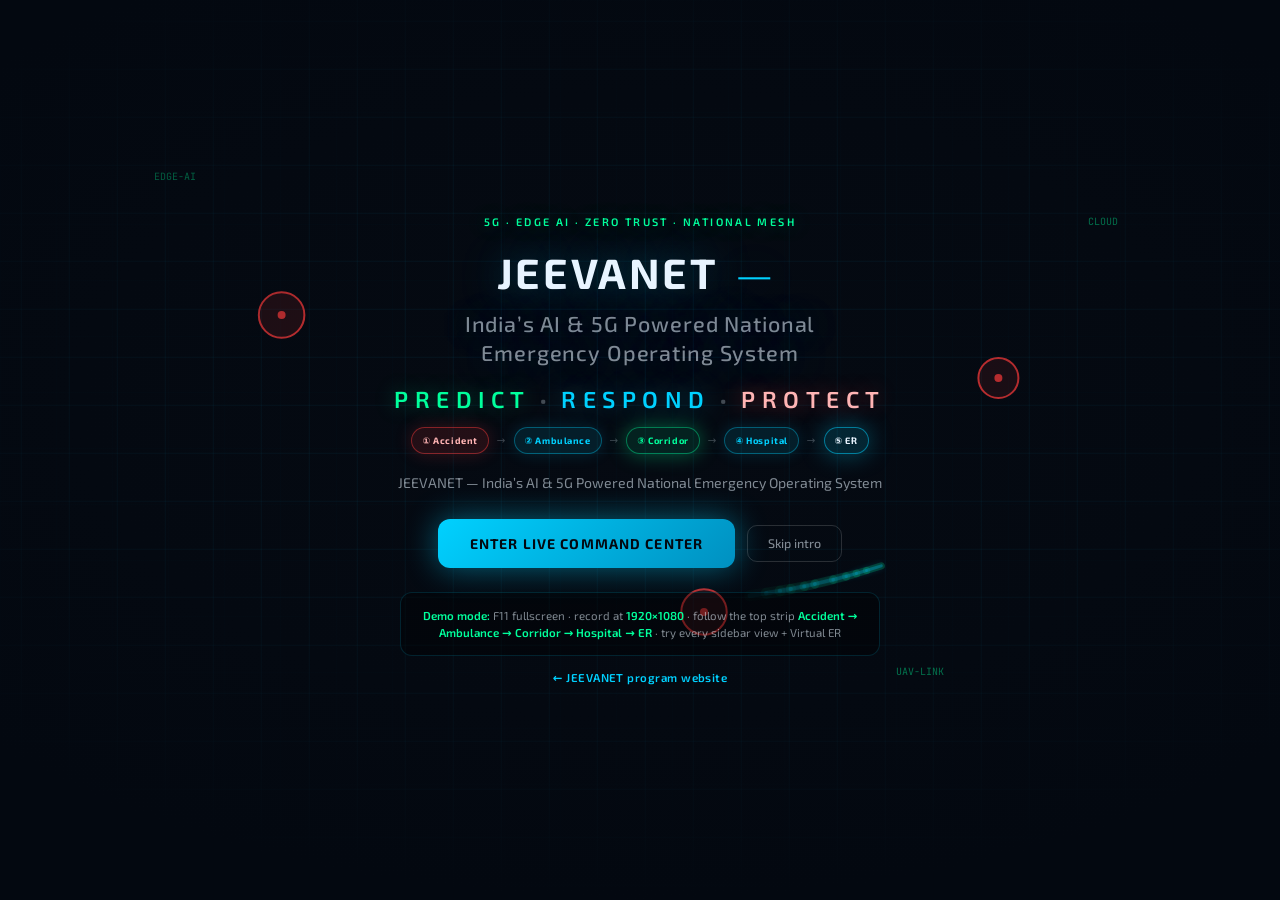
<file: live.html>
<!DOCTYPE html>
<html lang="en">
<head>
  <meta charset="UTF-8" />
  <meta name="viewport" content="width=device-width, initial-scale=1.0" />
  <meta name="theme-color" content="#050a12" />
  <meta name="description" content="JEEVANET live command center — full interactive demo: map, ambulance, SOS, AI heatmaps, settings. Accident → Ambulance → Corridor → Hospital → ER." />
  <title>JEEVANET — Live Command Center (Interactive Demo)</title>
  <link rel="preconnect" href="https://fonts.googleapis.com" />
  <link rel="preconnect" href="https://fonts.gstatic.com" crossorigin />
  <link href="https://fonts.googleapis.com/css2?family=Exo+2:wght@300;400;500;600;700&family=JetBrains+Mono:wght@400;500;600&display=swap" rel="stylesheet" />
  <link rel="stylesheet" href="css/jeevanet.css" />

</head>
<body>
  <div id="heroScreen" class="hero-screen">
    <canvas id="heroCanvas" class="hero-canvas" aria-hidden="true"></canvas>
    <div class="hero-vignette" aria-hidden="true"></div>
    <div class="hero-grid-bg" aria-hidden="true"></div>
    <div class="hero-content">
      <p class="hero-eyebrow">5G · Edge AI · Zero Trust · National mesh</p>
      <h1 class="hero-title">
        JEEVANET <span class="hero-title-sep">—</span>
        <span class="hero-title-sub">India’s AI &amp; 5G Powered National Emergency Operating System</span>
      </h1>
      <p class="hero-tagline">
        <span>Predict</span><i class="hero-dot">•</i><span>Respond</span><i class="hero-dot">•</i><span>Protect</span>
      </p>
      <div class="hero-flow-strip" role="group" aria-label="Emergency chain for judges">
        <span class="hero-flow-pill hero-flow-pill--red">① Accident</span>
        <span class="hero-flow-arr" aria-hidden="true">→</span>
        <span class="hero-flow-pill">② Ambulance</span>
        <span class="hero-flow-arr" aria-hidden="true">→</span>
        <span class="hero-flow-pill hero-flow-pill--green">③ Corridor</span>
        <span class="hero-flow-arr" aria-hidden="true">→</span>
        <span class="hero-flow-pill">④ Hospital</span>
        <span class="hero-flow-arr" aria-hidden="true">→</span>
        <span class="hero-flow-pill hero-flow-pill--blue">⑤ ER</span>
      </div>
      <p class="hero-lead">JEEVANET — India’s AI &amp; 5G Powered National Emergency Operating System</p>
      <div class="hero-actions">
        <button type="button" class="hero-cta" id="heroLaunch">Enter live command center</button>
        <button type="button" class="hero-skip" id="heroSkip">Skip intro</button>
      </div>
      <p class="hero-demo-hint">
        <strong>Demo mode:</strong> F11 fullscreen · record at <strong>1920×1080</strong> · follow the top strip <strong>Accident → Ambulance → Corridor → Hospital → ER</strong> · try every sidebar view + Virtual ER
      </p>
      <p class="hero-site-link"><a href="index.html">← JEEVANET program website</a></p>
    </div>
  </div>

  <div class="app">
    <aside class="sidebar">
      <a href="index.html" class="logo logo--link">JEEVANET</a>
      <p class="logo-tagline">Judge chain: <span>Accident</span> → <span>ER</span> · <a href="index.html" class="inline-site-link">Program site</a></p>
      <div class="live-pill"><span class="live-dot"></span> SYSTEM STATUS: LIVE</div>
      <nav class="nav" aria-label="Primary">
        <a class="active" href="#" data-nav="dashboard" data-view="dashboard"><span class="nav-icon">◉</span> Dashboard</a>
        <a href="#" data-nav="ambulance" data-view="ambulance"><span class="nav-icon">⬡</span> Ambulance Tracking</a>
        <a href="#" data-nav="sos" data-view="sos"><span class="nav-icon">◎</span> Women Safety SOS</a>
        <a href="#" data-nav="ai" data-view="ai"><span class="nav-icon">◇</span> AI Prediction</a>
        <a href="#" data-nav="settings" data-view="settings"><span class="nav-icon">⚙</span> Settings</a>
      </nav>
      <div class="sidebar-footer">
        <a href="index.html" class="sidebar-back">← Back to website</a>
        <span class="sidebar-footer-meta">National mesh · 5G URLLC · live sim</span>
      </div>
    </aside>

    <header class="topbar">
      <div class="clock-wrap">
        <div class="clock" id="clock">00:00:00</div>
        <div class="signal-5g" aria-hidden="true">
          <span></span><span></span><span></span><span></span>
        </div>
        <span class="label-5g">5G</span>
      </div>
      <div class="badges">
        <span class="badge incident" id="badgeIncident">🔴 Incident Detected</span>
        <span class="badge ambulance">🚑 Ambulance En Route</span>
        <span class="badge corridor">🟢 Green Corridor Active</span>
      </div>
    </header>

    <div class="sec-bar" role="status">
      <div class="sec-bar-top">
        <div class="sec-items">
          <span class="sec-pill"><strong>🔐 E2E</strong> AES-256-GCM · emergency payloads</span>
          <span class="sec-pill"><strong>Zero Trust</strong> · JIT access · device attestation</span>
          <span class="sec-pill">mTLS service mesh · <strong>National key vault</strong></span>
        </div>
        <div class="story-flow story-flow--5" id="storyFlow" aria-label="Emergency chain">
          <span class="story active" data-i="0">① Accident</span>
          <span class="story-arrow">→</span>
          <span class="story" data-i="1">② Ambulance</span>
          <span class="story-arrow">→</span>
          <span class="story" data-i="2">③ Corridor</span>
          <span class="story-arrow">→</span>
          <span class="story" data-i="3">④ Hospital</span>
          <span class="story-arrow">→</span>
          <span class="story" data-i="4">⑤ ER</span>
        </div>
      </div>
      <div class="lifecycle-bar lifecycle-bar--5" id="lifecycleBar" aria-label="Emergency chain for judges">
        <div class="life-seg active" data-phase="0">
          <strong>ACCIDENT</strong>
          <small>Edge fusion · CV · citizen · 112</small>
        </div>
        <div class="life-seg" data-phase="1">
          <strong>AMBULANCE</strong>
          <small>Dispatch AMB-204 · crew · ETA</small>
        </div>
        <div class="life-seg" data-phase="2">
          <strong>CORRIDOR</strong>
          <small>Green lights · rail · drones · 5G</small>
        </div>
        <div class="life-seg" data-phase="3">
          <strong>HOSPITAL</strong>
          <small>Bed/OR alert · triage AI · handoff</small>
        </div>
        <div class="life-seg" data-phase="4">
          <strong>ER / TELE</strong>
          <small>Virtual ER · vitals stream · Zero Trust</small>
        </div>
      </div>
    </div>

    <div class="workspace" id="workspace">
      <section id="view-dashboard" class="view view--active" data-view-id="dashboard" aria-label="Dashboard">
        <div class="split-layout">
          <div class="main">
            <div class="map-slot" id="map-slot-dashboard">
      <div class="map-frame" id="mapFrame">
        <div class="map-holo-top" aria-hidden="true">
          <span class="holo-tag">EDGE AI</span>
          <div class="holo-stream" title="Incident tensors · V2X · SOS streams"></div>
          <span class="holo-tag cloud">CLOUD AI</span>
          <span class="holo-tag story-pill">Accident → Ambulance → Corridor → Hospital → ER</span>
        </div>
        <canvas id="mapCanvas" aria-label="Live operations map: corridor, incidents, drones, signals, railway"></canvas>
        <div class="map-legend">
          <div style="color:var(--neon-blue);letter-spacing:0.1em;font-weight:700;margin-bottom:4px">MAP KEY</div>
          <span><i class="lg lg-h"></i> Risk heat · AI hotspots</span>
          <span><i class="lg lg-d"></i> Drone first-response</span>
          <span><i class="lg lg-s"></i> Solar smart signals</span>
        </div>
        <div class="map-overlay">
          <div class="holo-card">
            <h4>Cloud AI · Fastest route + air assets</h4>
            <p id="routeText">Optimizing corridor: ETA 4m 12s · 3 signals pre-cleared</p>
            <div class="edge-ai-strip" style="margin-top:10px">
              <span class="edge-node">EDGE-01 ✓</span>
              <span class="edge-node">UAV-02 ✓</span>
              <span class="edge-node">V2X SYNC</span>
              <span class="edge-node" style="border-color:rgba(255,200,80,0.4);color:#ffc964">☀ SOLAR</span>
            </div>
          </div>
          <button type="button" class="btn-modal" id="openModal">Virtual ER / Tele-surgery</button>
        </div>
      </div>
            </div>

            <section class="system-flow" aria-label="End-to-end system data flow">
        <div class="system-flow-title">
          <strong>SYSTEM FLOW</strong>
          <span>Detect → dispatch → drones · edge · cloud orchestration</span>
        </div>
        <div class="flow-row" id="flowRow">
          <div class="flow-node active" data-step="0">
            <span class="flow-node-ico" aria-hidden="true">📱</span>
            <small>Citizen &amp; ops PWA</small>
            <code>FE</code>
          </div>
          <div class="flow-connector" aria-hidden="true"></div>
          <div class="flow-node" data-step="1">
            <span class="flow-node-ico" aria-hidden="true">🔐</span>
            <small>API gateway · auth</small>
            <code>GW</code>
          </div>
          <div class="flow-connector" aria-hidden="true"></div>
          <div class="flow-node pulse-green" data-step="2">
            <span class="flow-node-ico" aria-hidden="true">⚙</span>
            <small>Core backend · dispatch</small>
            <code>API</code>
          </div>
          <div class="flow-connector" aria-hidden="true"></div>
          <div class="flow-node pulse-green" data-step="3">
            <span class="flow-node-ico" aria-hidden="true">📡</span>
            <small>Edge mesh · V2X · signals</small>
            <code>EDGE</code>
          </div>
          <div class="flow-connector" aria-hidden="true"></div>
          <div class="flow-node" data-step="4">
            <span class="flow-node-ico" aria-hidden="true">🚁</span>
            <small>Drone fleet · first-aid drop</small>
            <code>UAV</code>
          </div>
          <div class="flow-connector" aria-hidden="true"></div>
          <div class="flow-node" data-step="5">
            <span class="flow-node-ico" aria-hidden="true">☁</span>
            <small>Cloud AI · routing · ER link</small>
            <code>AI</code>
          </div>
        </div>
      </section>
          </div>

          <aside class="right">
      <div class="panel event-log">
        <div class="panel-title">Event log <span style="color:var(--neon-green);font-size:0.65rem">● LIVE</span></div>
        <p class="log-pipeline-hint">Pipeline: accident → ambulance → corridor (signals · rail · drones) → hospital → ER / tele</p>
        <div class="log-list">
          <div class="log-inner" id="logInner"></div>
        </div>
      </div>
      <div class="panel analytics">
        <div class="panel-title">Analytics</div>
        <p class="analytics-sub">Predictive risk · efficiency · network health</p>
        <div class="analytics-risk-head">📊 Hot zones · proactive staging</div>
        <div class="heatmap-mini" aria-hidden="true">
          <div class="heat-cell"></div><div class="heat-cell h3"></div><div class="heat-cell"></div><div class="heat-cell h2"></div><div class="heat-cell"></div><div class="heat-cell"></div>
          <div class="heat-cell"></div><div class="heat-cell h1"></div><div class="heat-cell h2"></div><div class="heat-cell h1"></div><div class="heat-cell h3"></div><div class="heat-cell"></div>
          <div class="heat-cell h4"></div><div class="heat-cell"></div><div class="heat-cell h2"></div><div class="heat-cell"></div><div class="heat-cell h1"></div><div class="heat-cell h3"></div>
          <div class="heat-cell"></div><div class="heat-cell h3"></div><div class="heat-cell"></div><div class="heat-cell h4"></div><div class="heat-cell"></div><div class="heat-cell"></div>
        </div>
        <p class="predictive-meta">
          <strong>Accident-prone zones</strong> ranked from multimodal history + weather + events.
          <strong id="stagingText">3 ambulance staging points</strong> pre-positioned within SLA.
        </p>
        <div class="analytics-risk-head" style="color:var(--neon-blue);margin-top:12px">⚡ Live operations</div>
        <div class="metrics metrics-4">
          <div class="metric">
            <div class="val" id="metricLives">127</div>
            <div class="lbl">Lives saved (YTD sim)</div>
          </div>
          <div class="metric">
            <div class="val" id="metricEff">94%</div>
            <div class="lbl">Corridor efficiency</div>
          </div>
          <div class="metric">
            <div class="val" id="metricRps" style="color:var(--neon-blue);text-shadow:var(--glow-blue)">2.4k</div>
            <div class="lbl">Backend events / min</div>
          </div>
          <div class="metric">
            <div class="val" id="metricLat" style="color:var(--text-primary)">18ms</div>
            <div class="lbl">p95 API latency</div>
          </div>
        </div>
        <div class="spark-wrap" aria-hidden="true">
          <div class="spark"></div><div class="spark"></div><div class="spark"></div>
          <div class="spark"></div><div class="spark"></div><div class="spark"></div>
          <div class="spark"></div><div class="spark"></div><div class="spark"></div>
          <div class="spark"></div><div class="spark"></div>
        </div>
      </div>
      <div class="panel sos-panel">
        <div class="panel-title">Women safety · SOS</div>
        <div class="sos-item">
          <span class="sos-pulse"></span>
          <div class="sos-text">
            <strong>Safe corridor engaged</strong>
            <small>Unit 7 · Night patrol linked · ETA police 2 min</small>
          </div>
        </div>
        <div class="sos-item" style="opacity:0.85;border-color:rgba(0,209,255,0.3);background:rgba(0,209,255,0.08)">
          <span class="sos-pulse" style="background:var(--neon-blue);box-shadow:var(--glow-blue)"></span>
          <div class="sos-text">
            <strong>Silent SOS verified</strong>
            <small>AI voice stress · Location masked to responder only</small>
          </div>
        </div>
        <div class="sos-item sos-wearable">
          <div class="sos-wearable-top">
            <span class="sos-pulse" style="background:var(--neon-green);box-shadow:var(--glow-green)"></span>
            <div class="sos-text">
              <strong>⌚ Wearable auto-SOS</strong>
              <small>SpO₂ crash + fall · BLE → 5G uplink · encrypted</small>
            </div>
          </div>
          <div class="wearable-bar" title="Vital confidence"><div class="wearable-fill"></div></div>
        </div>
        <div class="lang-ticker" id="langTicker" aria-live="polite">
          <div class="lang-label">MULTI-LANGUAGE SOS BROADCAST</div>
          <div id="langLine">Loading…</div>
        </div>
      </div>
      <div class="panel">
        <div class="panel-title">National innovation stack</div>
        <div class="inno-grid">
          <div class="inno-card">
            <span class="inno-ico">🚁</span>
            <strong>Drone first response</strong>
            AED + kit dropped · arrives before ground crew on dense corridors.
          </div>
          <div class="inno-card green">
            <span class="inno-ico">🌱</span>
            <strong>Green energy signals</strong>
            <span id="solarStat">Solar + battery buffers power 94% of smart junctions on this corridor.</span>
          </div>
          <div class="inno-card">
            <span class="inno-ico">🌐</span>
            <strong>22 languages</strong>
            Voice + text TTS to citizen devices &amp; wearables.
          </div>
          <div class="inno-card">
            <span class="inno-ico">🔐</span>
            <strong>Cyber layer</strong>
            HSM-backed keys · audit hash chain · air-gapped break-glass.
          </div>
        </div>
      </div>
          </aside>
        </div>
      </section>

      <section id="view-ambulance" class="view" data-view-id="ambulance" aria-label="Ambulance tracking">
        <div class="split-layout split-layout--ambulance">
          <div class="main main--map-only">
            <div class="map-slot map-slot--tall" id="map-slot-ambulance"></div>
            <div class="ambulance-strip glass-strip">
              <div class="strip-item"><span class="strip-k">Unit</span> <strong id="ambStripUnit">AMB-204</strong></div>
              <div class="strip-item"><span class="strip-k">ETA</span> <strong id="ambStripEta">—</strong></div>
              <div class="strip-item"><span class="strip-k">Corridor</span> <strong id="ambStripCorridor">5G URLLC</strong></div>
              <button type="button" class="btn-strip" id="ambOpenEr">Open Virtual ER</button>
            </div>
          </div>
          <aside class="right panel-ambulance-side">
            <div class="panel glass-panel">
              <div class="panel-title">Live vitals · patient stream</div>
              <div class="vitals-grid" id="ambVitalsGrid">
                <div class="vital-tile"><span>HR</span><strong id="ambVHr">82</strong><small>bpm</small></div>
                <div class="vital-tile"><span>SpO₂</span><strong id="ambVSpo">98</strong><small>%</small></div>
                <div class="vital-tile"><span>BP</span><strong id="ambVBp">118/76</strong></div>
                <div class="vital-tile"><span>RR</span><strong id="ambVRr">16</strong><small>/min</small></div>
              </div>
              <div class="trail-meter">
                <div class="trail-meter-label">Corridor clearance</div>
                <div class="trail-bar"><div class="trail-fill" id="ambTrailFill"></div></div>
              </div>
            </div>
            <div class="panel glass-panel">
              <div class="panel-title">Route &amp; handoff</div>
              <p class="route-copy" id="ambRouteCopy">Syncing with map simulation…</p>
              <ul class="handoff-list" id="ambHandoffList">
                <li class="done">Dispatch acknowledged</li>
                <li class="active">Pre-empting signals along vector</li>
                <li>Hospital bed reserved</li>
              </ul>
            </div>
            <div class="panel glass-panel event-log event-log--compact">
              <div class="panel-title">Ambulance event tail</div>
              <div class="log-list log-list--short"><div class="log-inner" id="logInnerAmb"></div></div>
            </div>
          </aside>
        </div>
      </section>

      <section id="view-sos" class="view" data-view-id="sos" aria-label="Women safety SOS">
        <div class="full-panel sos-full">
          <div class="sos-hero glass-panel">
            <h2 class="sos-title">Women Safety · National SOS mesh</h2>
            <p class="sos-lead">One tap · silent mode · wearable fall &amp; vitals · 22-language broadcast to verified responders only.</p>
            <div class="sos-actions">
              <button type="button" class="btn-sos-main" id="btnSosDemo">DEMO SOS — secure session</button>
              <button type="button" class="btn-sos-silent" id="btnSosSilent">Silent SOS (stress AI)</button>
            </div>
            <div class="sos-status-line" id="sosStatusLine">Standby · Zero Trust session idle</div>
          </div>
          <div class="sos-grid">
            <div class="glass-panel sos-card">
              <h3>⌚ Wearable triggers</h3>
              <div class="wearable-sim">
                <button type="button" class="wear-sim-btn" data-wear="fall">Simulate fall</button>
                <button type="button" class="wear-sim-btn" data-wear="spo2">SpO₂ drop</button>
                <button type="button" class="wear-sim-btn" data-wear="hr">HR spike</button>
              </div>
              <div class="wearable-gauge"><div class="wearable-gauge-fill" id="wearGaugeFill"></div></div>
              <p class="wear-hint" id="wearHint">BLE → edge gateway → encrypted 5G uplink</p>
            </div>
            <div class="glass-panel sos-card">
              <h3>🌐 Multi-language alerts</h3>
              <div class="lang-buttons" id="langButtons"></div>
              <div class="lang-preview glass-inset" id="langPreview">Select a language to preview broadcast copy.</div>
            </div>
            <div class="glass-panel sos-card">
              <h3>Responder chain</h3>
              <ol class="responder-chain" id="responderChain">
                <li>Nearest patrol unit (GPS + mesh)</li>
                <li>Hospital safe corridor</li>
                <li>Legal audit hash logged</li>
              </ol>
            </div>
          </div>
        </div>
      </section>

      <section id="view-ai" class="view" data-view-id="ai" aria-label="AI prediction">
        <div class="full-panel ai-full">
          <div class="ai-split">
            <div class="ai-map-wrap glass-panel">
              <div class="ai-map-head">
                <h2>Accident-prone heat · proactive staging</h2>
                <p>Live fusion: history · weather · events · V2X density</p>
              </div>
              <canvas id="heatmapCanvas" width="900" height="520" aria-label="AI risk heatmap"></canvas>
              <div class="ai-legend">
                <span><i class="lg-ai low"></i> Low</span>
                <span><i class="lg-ai mid"></i> Elevated</span>
                <span><i class="lg-ai high"></i> Critical</span>
              </div>
            </div>
            <div class="ai-controls glass-panel">
              <h3>Staging &amp; models</h3>
              <label class="ctl-row"><span>Ambulance pre-position</span><input type="range" id="rngStaging" min="1" max="8" value="3" /></label>
              <p class="ctl-meta" id="stagingMeta">3 staging nodes within SLA corridor</p>
              <label class="ctl-row"><span>Heat sensitivity</span><input type="range" id="rngHeat" min="1" max="10" value="6" /></label>
              <button type="button" class="btn-ai-refresh" id="btnHeatRefresh">Reseed hotspots</button>
              <div class="ai-stats">
                <div><strong id="aiStatZones">12</strong><small>hot cells</small></div>
                <div><strong id="aiStatPred">94%</strong><small>precision (sim)</small></div>
              </div>
            </div>
          </div>
        </div>
      </section>

      <section id="view-settings" class="view" data-view-id="settings" aria-label="Settings">
        <div class="full-panel settings-full">
          <div class="settings-grid">
            <div class="glass-panel settings-card">
              <h3>Signals &amp; corridor</h3>
              <label class="toggle-row"><input type="checkbox" id="setSignalPreempt" checked /> <span>Signal pre-emption (green wave)</span></label>
              <label class="toggle-row"><input type="checkbox" id="setRailSync" checked /> <span>Railway gate sync</span></label>
              <label class="toggle-row"><input type="checkbox" id="setSolarCorridor" checked /> <span>Green energy corridor display</span></label>
            </div>
            <div class="glass-panel settings-card">
              <h3>Air &amp; edge</h3>
              <label class="toggle-row"><input type="checkbox" id="setDrones" checked /> <span>Drone first-response kits</span></label>
              <label class="toggle-row"><input type="checkbox" id="setWearableUplink" checked /> <span>Wearable SOS uplink</span></label>
              <label class="ctl-row"><span>Edge fusion gain</span><input type="range" id="setEdgeGain" min="0" max="100" value="72" /></label>
            </div>
            <div class="glass-panel settings-card">
              <h3>Alerts &amp; security</h3>
              <label class="toggle-row"><input type="checkbox" id="setLangBroadcast" checked /> <span>Multi-language SOS broadcast</span></label>
              <label class="toggle-row"><input type="checkbox" id="setZeroTrustHud" checked /> <span>Zero Trust HUD in event log</span></label>
              <label class="toggle-row"><input type="checkbox" id="setAuditChain" checked /> <span>Audit hash chain narration</span></label>
            </div>
          </div>
          <p class="settings-foot">Settings apply to the live canvas simulation in real time.</p>
        </div>
      </section>
    </div>
  </div>

  <div class="toast-stack" id="toastStack" aria-live="polite"></div>

  <div class="modal-backdrop" id="modalBackdrop" role="dialog" aria-modal="true" aria-labelledby="modalTitle">
    <div class="modal">
      <div class="modal-head">
        <div>
          <h2 id="modalTitle">Virtual ER · Tele-surgery</h2>
          <p class="modal-sub">Session active · vitals streaming · onboard HD uplink</p>
        </div>
        <button type="button" class="modal-close" id="closeModal" aria-label="Close">×</button>
      </div>
      <div class="modal-ribbon">
        <strong>🔐 Cybersecurity:</strong> E2E encrypted video · TLS 1.3 · session keys rotated every 90s ·
        <strong>Zero Trust</strong> session for clinical overlay · UAV downlink signed.
      </div>
      <div class="modal-grid">
        <div class="vitals">
          <h3>Patient vitals · streaming</h3>
          <div class="vital-row"><span>Heart rate</span><span class="vital-val" id="vHr">82</span> <span style="color:var(--text-muted)">bpm</span></div>
          <div class="vital-row"><span>SpO₂</span><span class="vital-val" id="vSpo">98</span> <span style="color:var(--text-muted)">%</span></div>
          <div class="vital-row"><span>BP</span><span class="vital-val" id="vBp">118/76</span></div>
          <div class="vital-row"><span>Latency</span><span class="vital-val" id="vLat">12</span> <span style="color:var(--text-muted)">ms</span></div>
        </div>
        <div class="cam-feed">
          <h3>Onboard HD camera · AMB-204 · 🚁 drone overwatch</h3>
          <div class="cam-placeholder">
            <div class="scan-line"></div>
            <div class="rec-dot">LIVE</div>
            <span style="color:var(--text-muted);font-size:0.8rem;z-index:1">HD feed · stabilized · edge-encoded</span>
          </div>
        </div>
      </div>
    </div>
  </div>
  <script src="js/jeevanet.js"></script>
</body>
</html>
</file>
<file: css/jeevanet.css>
:root {
      --bg-deep: #050a12;
      --bg-panel: rgba(8, 18, 35, 0.72);
      --border-glass: rgba(0, 209, 255, 0.22);
      --neon-blue: #00d1ff;
      --neon-green: #00ff9c;
      --neon-red: #ff3b3b;
      --text-primary: #e8f4ff;
      --text-muted: rgba(232, 244, 255, 0.55);
      --glow-blue: 0 0 24px rgba(0, 209, 255, 0.35);
      --glow-green: 0 0 20px rgba(0, 255, 156, 0.35);
      --glow-red: 0 0 20px rgba(255, 59, 59, 0.45);
      --radius: 14px;
      --sidebar-w: 240px;
      --right-w: 352px;
      --top-h: 56px;
      --sec-stack: 108px;
    }

    * {
      box-sizing: border-box;
      margin: 0;
      padding: 0;
    }

    html, body {
      height: 100%;
      overflow: hidden;
      font-family: "Exo 2", system-ui, sans-serif;
      background: var(--bg-deep);
      color: var(--text-primary);
    }

    body {
      background:
        radial-gradient(ellipse 120% 80% at 50% -20%, rgba(0, 209, 255, 0.08), transparent 50%),
        radial-gradient(ellipse 80% 50% at 100% 50%, rgba(0, 255, 156, 0.04), transparent 45%),
        linear-gradient(180deg, #060d1a 0%, #020408 100%);
    }

    .app {
      display: grid;
      grid-template-columns: var(--sidebar-w) 1fr;
      grid-template-rows: var(--top-h) minmax(88px, auto) 1fr;
      height: 100vh;
      gap: 0;
    }

    .workspace {
      grid-column: 2;
      grid-row: 3;
      min-height: 0;
      position: relative;
      overflow: hidden;
    }

    .view {
      display: none;
      flex-direction: column;
      height: 100%;
      min-height: 0;
      overflow: hidden;
    }

    .view.view--active {
      display: flex;
      animation: view-holo-in 0.5s cubic-bezier(0.22, 1, 0.36, 1) forwards;
    }

    @keyframes view-holo-in {
      from {
        opacity: 0.75;
        filter: blur(6px) saturate(0.85);
      }
      to {
        opacity: 1;
        filter: blur(0) saturate(1);
      }
    }

    .split-layout {
      flex: 1;
      min-height: 0;
      display: grid;
      grid-template-columns: 1fr var(--right-w);
      gap: 0;
    }

    .split-layout--ambulance {
      grid-template-columns: 1fr minmax(280px, 340px);
    }

    .map-slot {
      flex: 1;
      min-height: 0;
      display: flex;
      flex-direction: column;
    }

    .map-slot .map-frame {
      flex: 1;
      min-height: 0;
    }

    .map-slot--tall {
      flex: 1;
      min-height: 220px;
    }

    .main--map-only {
      gap: 10px;
    }

    .full-panel {
      flex: 1;
      min-height: 0;
      overflow: auto;
      padding: 20px 24px 24px;
    }

    .glass-panel {
      background: var(--bg-panel);
      backdrop-filter: blur(20px);
      -webkit-backdrop-filter: blur(20px);
      border: 1px solid var(--border-glass);
      border-radius: var(--radius);
      padding: 18px;
      box-shadow:
        inset 0 1px 0 rgba(255, 255, 255, 0.05),
        0 0 40px rgba(0, 209, 255, 0.06);
    }

    .glass-strip {
      display: flex;
      flex-wrap: wrap;
      align-items: center;
      gap: 14px 20px;
      padding: 12px 16px;
      border-radius: var(--radius);
      background: rgba(8, 18, 35, 0.85);
      border: 1px solid rgba(0, 209, 255, 0.2);
      box-shadow: inset 0 1px 0 rgba(255, 255, 255, 0.04);
    }

    .strip-item {
      font-size: 0.78rem;
      color: var(--text-muted);
    }

    .strip-item strong {
      color: var(--neon-green);
      font-family: "JetBrains Mono", monospace;
      margin-left: 6px;
    }

    .strip-k {
      text-transform: uppercase;
      letter-spacing: 0.12em;
      font-size: 0.58rem;
    }

    .btn-strip {
      margin-left: auto;
      padding: 8px 16px;
      font-family: inherit;
      font-size: 0.72rem;
      font-weight: 600;
      color: var(--bg-deep);
      background: linear-gradient(135deg, var(--neon-green), #00cc7a);
      border: none;
      border-radius: 8px;
      cursor: pointer;
      box-shadow: var(--glow-green);
    }

    .vitals-grid {
      display: grid;
      grid-template-columns: 1fr 1fr;
      gap: 10px;
      margin-top: 8px;
    }

    .vital-tile {
      padding: 12px;
      border-radius: 10px;
      background: rgba(0, 0, 0, 0.3);
      border: 1px solid rgba(0, 209, 255, 0.15);
      text-align: center;
    }

    .vital-tile span {
      display: block;
      font-size: 0.58rem;
      letter-spacing: 0.14em;
      color: var(--text-muted);
      margin-bottom: 4px;
    }

    .vital-tile strong {
      font-family: "JetBrains Mono", monospace;
      font-size: 1.35rem;
      color: var(--neon-blue);
      text-shadow: var(--glow-blue);
    }

    .vital-tile small {
      font-size: 0.65rem;
      color: var(--text-muted);
    }

    .trail-meter {
      margin-top: 14px;
    }

    .trail-meter-label {
      font-size: 0.62rem;
      color: var(--text-muted);
      letter-spacing: 0.08em;
      margin-bottom: 6px;
    }

    .trail-bar {
      height: 8px;
      border-radius: 999px;
      background: rgba(0, 0, 0, 0.4);
      overflow: hidden;
      border: 1px solid rgba(0, 255, 156, 0.2);
    }

    .trail-fill {
      height: 100%;
      width: 0%;
      border-radius: 999px;
      background: linear-gradient(90deg, var(--neon-blue), var(--neon-green));
      box-shadow: var(--glow-green);
      transition: width 0.35s ease;
    }

    .route-copy {
      font-size: 0.82rem;
      line-height: 1.45;
      color: var(--text-primary);
      margin-bottom: 12px;
    }

    .handoff-list {
      list-style: none;
      font-size: 0.78rem;
      color: var(--text-muted);
    }

    .handoff-list li {
      padding: 8px 0 8px 22px;
      position: relative;
      border-bottom: 1px solid rgba(255, 255, 255, 0.06);
    }

    .handoff-list li::before {
      content: "○";
      position: absolute;
      left: 0;
      color: var(--text-muted);
    }

    .handoff-list li.active {
      color: var(--neon-blue);
    }

    .handoff-list li.active::before {
      content: "◉";
      color: var(--neon-blue);
      text-shadow: var(--glow-blue);
    }

    .handoff-list li.done {
      color: var(--neon-green);
    }

    .handoff-list li.done::before {
      content: "✓";
      color: var(--neon-green);
    }

    .log-list--short {
      max-height: 200px;
      mask-image: linear-gradient(180deg, transparent, #000 6%, #000 94%, transparent);
    }

    .log-list--short .log-inner {
      animation-duration: 45s;
    }

    .sos-full {
      display: flex;
      flex-direction: column;
      gap: 20px;
    }

    .sos-hero {
      text-align: center;
      padding: 28px 24px;
    }

    .sos-title {
      font-size: 1.35rem;
      font-weight: 600;
      color: var(--neon-blue);
      text-shadow: var(--glow-blue);
      margin-bottom: 10px;
    }

    .sos-lead {
      color: var(--text-muted);
      font-size: 0.88rem;
      max-width: 640px;
      margin: 0 auto 20px;
      line-height: 1.5;
    }

    .sos-actions {
      display: flex;
      flex-wrap: wrap;
      gap: 12px;
      justify-content: center;
    }

    .btn-sos-main {
      padding: 14px 28px;
      font-family: inherit;
      font-size: 0.85rem;
      font-weight: 700;
      letter-spacing: 0.06em;
      color: #fff;
      background: linear-gradient(135deg, var(--neon-red), #cc2020);
      border: none;
      border-radius: 12px;
      cursor: pointer;
      box-shadow: var(--glow-red);
      animation: sos-glow 2.2s ease-in-out infinite;
    }

    @keyframes sos-glow {
      0%, 100% { box-shadow: 0 0 20px rgba(255, 59, 59, 0.5); }
      50% { box-shadow: 0 0 36px rgba(255, 59, 59, 0.75); }
    }

    .btn-sos-silent {
      padding: 14px 22px;
      font-family: inherit;
      font-size: 0.8rem;
      font-weight: 600;
      color: var(--text-primary);
      background: rgba(0, 209, 255, 0.12);
      border: 1px solid rgba(0, 209, 255, 0.35);
      border-radius: 12px;
      cursor: pointer;
    }

    .sos-status-line {
      margin-top: 16px;
      font-size: 0.75rem;
      font-family: "JetBrains Mono", monospace;
      color: var(--neon-green);
    }

    .sos-grid {
      display: grid;
      grid-template-columns: repeat(3, 1fr);
      gap: 16px;
    }

    @media (max-width: 1100px) {
      .sos-grid {
        grid-template-columns: 1fr;
      }
    }

    .sos-card h3 {
      font-size: 0.85rem;
      color: var(--neon-blue);
      margin-bottom: 14px;
    }

    .wearable-sim {
      display: flex;
      flex-wrap: wrap;
      gap: 8px;
      margin-bottom: 12px;
    }

    .wear-sim-btn {
      padding: 8px 12px;
      font-family: inherit;
      font-size: 0.72rem;
      font-weight: 600;
      color: var(--text-primary);
      background: rgba(0, 255, 156, 0.1);
      border: 1px solid rgba(0, 255, 156, 0.3);
      border-radius: 8px;
      cursor: pointer;
    }

    .wear-sim-btn:hover {
      box-shadow: var(--glow-green);
    }

    .wearable-gauge {
      height: 10px;
      border-radius: 999px;
      background: rgba(0, 0, 0, 0.35);
      overflow: hidden;
      margin-bottom: 10px;
    }

    .wearable-gauge-fill {
      height: 100%;
      width: 35%;
      background: linear-gradient(90deg, var(--neon-blue), var(--neon-green));
      border-radius: 999px;
      transition: width 0.6s ease;
    }

    .wear-hint {
      font-size: 0.68rem;
      color: var(--text-muted);
    }

    .lang-buttons {
      display: flex;
      flex-wrap: wrap;
      gap: 6px;
      margin-bottom: 12px;
    }

    .lang-btn {
      padding: 6px 10px;
      font-size: 0.65rem;
      font-weight: 600;
      border-radius: 6px;
      border: 1px solid rgba(0, 209, 255, 0.25);
      background: rgba(0, 209, 255, 0.08);
      color: var(--text-primary);
      cursor: pointer;
      font-family: inherit;
    }

    .lang-btn.active {
      border-color: var(--neon-green);
      color: var(--neon-green);
      box-shadow: 0 0 12px rgba(0, 255, 156, 0.25);
    }

    .glass-inset {
      min-height: 72px;
      padding: 12px;
      border-radius: 10px;
      background: rgba(0, 0, 0, 0.28);
      border: 1px solid rgba(255, 255, 255, 0.06);
      font-size: 0.78rem;
      line-height: 1.45;
      color: var(--text-primary);
    }

    .responder-chain {
      padding-left: 18px;
      font-size: 0.78rem;
      color: var(--text-muted);
      line-height: 1.7;
    }

    .responder-chain li::marker {
      color: var(--neon-blue);
    }

    .ai-full .ai-split {
      display: grid;
      grid-template-columns: 1fr minmax(260px, 300px);
      gap: 20px;
      min-height: 0;
    }

    @media (max-width: 1000px) {
      .ai-full .ai-split {
        grid-template-columns: 1fr;
      }
    }

    .ai-map-wrap {
      padding: 0;
      overflow: hidden;
      display: flex;
      flex-direction: column;
    }

    .ai-map-head {
      padding: 16px 18px 0;
    }

    .ai-map-head h2 {
      font-size: 1rem;
      color: var(--neon-blue);
      margin-bottom: 6px;
    }

    .ai-map-head p {
      font-size: 0.75rem;
      color: var(--text-muted);
    }

    #heatmapCanvas {
      display: block;
      width: 100%;
      height: auto;
      max-height: 56vh;
    }

    .ai-legend {
      display: flex;
      gap: 16px;
      padding: 10px 18px 14px;
      font-size: 0.68rem;
      color: var(--text-muted);
    }

    .lg-ai {
      display: inline-block;
      width: 10px;
      height: 10px;
      border-radius: 50%;
      margin-right: 6px;
      vertical-align: middle;
    }

    .lg-ai.low { background: rgba(0, 209, 255, 0.5); box-shadow: 0 0 8px var(--neon-blue); }
    .lg-ai.mid { background: rgba(255, 200, 80, 0.9); box-shadow: 0 0 8px rgba(255, 200, 80, 0.5); }
    .lg-ai.high { background: var(--neon-red); box-shadow: var(--glow-red); }

    .ai-controls h3 {
      font-size: 0.85rem;
      color: var(--neon-green);
      margin-bottom: 14px;
    }

    .ctl-row {
      display: flex;
      flex-direction: column;
      gap: 6px;
      margin-bottom: 14px;
      font-size: 0.72rem;
      color: var(--text-muted);
    }

    .ctl-row input[type="range"] {
      width: 100%;
      accent-color: var(--neon-blue);
    }

    .ctl-meta {
      font-size: 0.68rem;
      color: var(--text-muted);
      margin: -6px 0 12px;
    }

    .btn-ai-refresh {
      width: 100%;
      padding: 10px;
      font-family: inherit;
      font-weight: 600;
      font-size: 0.75rem;
      color: var(--bg-deep);
      background: linear-gradient(135deg, var(--neon-blue), #0099cc);
      border: none;
      border-radius: 8px;
      cursor: pointer;
      margin-bottom: 16px;
    }

    .ai-stats {
      display: grid;
      grid-template-columns: 1fr 1fr;
      gap: 10px;
    }

    .ai-stats div {
      padding: 12px;
      border-radius: 10px;
      background: rgba(0, 0, 0, 0.25);
      border: 1px solid rgba(255, 255, 255, 0.06);
      text-align: center;
    }

    .ai-stats strong {
      display: block;
      font-family: "JetBrains Mono", monospace;
      font-size: 1.2rem;
      color: var(--neon-green);
    }

    .ai-stats small {
      font-size: 0.62rem;
      color: var(--text-muted);
    }

    .settings-grid {
      display: grid;
      grid-template-columns: repeat(3, 1fr);
      gap: 18px;
    }

    @media (max-width: 900px) {
      .settings-grid {
        grid-template-columns: 1fr;
      }
    }

    .settings-card h3 {
      font-size: 0.82rem;
      color: var(--neon-blue);
      margin-bottom: 14px;
    }

    .toggle-row {
      display: flex;
      align-items: center;
      gap: 10px;
      font-size: 0.75rem;
      color: var(--text-primary);
      margin-bottom: 12px;
      cursor: pointer;
    }

    .toggle-row input {
      accent-color: var(--neon-green);
      width: 16px;
      height: 16px;
    }

    .settings-foot {
      margin-top: 20px;
      font-size: 0.72rem;
      color: var(--text-muted);
      text-align: center;
    }

    /* --- Sidebar --- */
    .sidebar {
      grid-row: 1 / -1;
      background: var(--bg-panel);
      backdrop-filter: blur(20px);
      -webkit-backdrop-filter: blur(20px);
      border-right: 1px solid var(--border-glass);
      padding: 20px 16px;
      display: flex;
      flex-direction: column;
      gap: 28px;
      box-shadow: inset -1px 0 0 rgba(255, 255, 255, 0.03);
    }

    .logo {
      font-weight: 700;
      font-size: 1.28rem;
      letter-spacing: 0.18em;
      background: linear-gradient(105deg, #e8f4ff 0%, #e8f4ff 45%, var(--neon-blue) 100%);
      -webkit-background-clip: text;
      background-clip: text;
      color: transparent;
      filter: drop-shadow(0 0 20px rgba(0, 209, 255, 0.35));
    }

    .logo.logo--link {
      text-decoration: none;
    }

    .inline-site-link {
      color: var(--neon-blue);
      font-weight: 600;
      text-decoration: none;
      letter-spacing: 0.06em;
    }

    .inline-site-link:hover {
      text-decoration: underline;
    }

    .sidebar-back {
      display: block;
      color: var(--neon-blue);
      font-size: 0.72rem;
      text-decoration: none;
      margin-bottom: 8px;
      font-weight: 600;
      letter-spacing: 0.04em;
    }

    .sidebar-back:hover {
      color: var(--neon-green);
    }

    .sidebar-footer-meta {
      display: block;
      font-size: 0.65rem;
      line-height: 1.45;
    }

    .logo-tagline {
      font-size: 0.58rem;
      letter-spacing: 0.14em;
      text-transform: uppercase;
      color: var(--text-muted);
      margin-top: 8px;
      line-height: 1.4;
      max-width: 200px;
    }

    .logo-tagline span {
      color: var(--neon-blue);
      font-weight: 600;
    }

    .live-pill {
      display: inline-flex;
      align-items: center;
      gap: 8px;
      padding: 8px 14px;
      border-radius: 999px;
      background: rgba(0, 255, 156, 0.1);
      border: 1px solid rgba(0, 255, 156, 0.35);
      font-size: 0.75rem;
      font-weight: 600;
      letter-spacing: 0.08em;
      color: var(--neon-green);
      box-shadow: var(--glow-green);
    }

    .live-dot {
      width: 8px;
      height: 8px;
      border-radius: 50%;
      background: var(--neon-green);
      animation: pulse-dot 1.5s ease-in-out infinite;
    }

    @keyframes pulse-dot {
      0%, 100% { opacity: 1; transform: scale(1); }
      50% { opacity: 0.6; transform: scale(0.85); }
    }

    .nav {
      display: flex;
      flex-direction: column;
      gap: 4px;
    }

    .nav a {
      display: flex;
      align-items: center;
      gap: 10px;
      padding: 12px 14px;
      border-radius: 10px;
      color: var(--text-muted);
      text-decoration: none;
      font-size: 0.9rem;
      font-weight: 500;
      transition: color 0.2s, background 0.2s, box-shadow 0.2s;
    }

    .nav a:hover,
    .nav a.active {
      color: var(--text-primary);
      background: rgba(0, 209, 255, 0.08);
      box-shadow: inset 0 0 0 1px rgba(0, 209, 255, 0.2);
    }

    .nav a.active {
      color: var(--neon-blue);
    }

    .nav-icon {
      font-size: 1rem;
      opacity: 0.9;
    }

    .sidebar-footer {
      margin-top: auto;
      font-size: 0.7rem;
      color: var(--text-muted);
      line-height: 1.5;
      padding-top: 16px;
      border-top: 1px solid rgba(255, 255, 255, 0.06);
    }

    /* --- Top bar --- */
    .topbar {
      grid-column: 2 / -1;
      grid-row: 1;
      display: flex;
      align-items: center;
      justify-content: space-between;
      padding: 0 20px;
      background: rgba(5, 12, 24, 0.85);
      backdrop-filter: blur(16px);
      border-bottom: 1px solid var(--border-glass);
    }

    .clock-wrap {
      display: flex;
      align-items: center;
      gap: 16px;
    }

    .clock {
      font-family: "JetBrains Mono", monospace;
      font-size: 1.1rem;
      font-weight: 500;
      color: var(--neon-blue);
      letter-spacing: 0.06em;
      text-shadow: var(--glow-blue);
    }

    .signal-5g {
      display: flex;
      align-items: flex-end;
      gap: 3px;
      height: 22px;
    }

    .signal-5g span {
      width: 4px;
      background: linear-gradient(180deg, var(--neon-green), rgba(0, 255, 156, 0.3));
      border-radius: 1px;
      animation: bars 1.2s ease-in-out infinite;
    }

    .signal-5g span:nth-child(1) { height: 30%; animation-delay: 0s; }
    .signal-5g span:nth-child(2) { height: 50%; animation-delay: 0.15s; }
    .signal-5g span:nth-child(3) { height: 70%; animation-delay: 0.3s; }
    .signal-5g span:nth-child(4) { height: 100%; animation-delay: 0.45s; }

    @keyframes bars {
      0%, 100% { opacity: 0.5; }
      50% { opacity: 1; }
    }

    .label-5g {
      font-size: 0.65rem;
      font-weight: 700;
      color: var(--neon-green);
      margin-left: 6px;
      letter-spacing: 0.1em;
    }

    .badges {
      display: flex;
      flex-wrap: wrap;
      gap: 10px;
      align-items: center;
    }

    .badge {
      display: inline-flex;
      align-items: center;
      gap: 6px;
      padding: 6px 12px;
      border-radius: 8px;
      font-size: 0.72rem;
      font-weight: 600;
      letter-spacing: 0.02em;
      backdrop-filter: blur(8px);
      border: 1px solid rgba(255, 255, 255, 0.1);
    }

    .badge.incident {
      background: rgba(255, 59, 59, 0.15);
      border-color: rgba(255, 59, 59, 0.4);
      color: #ffb4b4;
      box-shadow: var(--glow-red);
      animation: badge-pulse 2s ease-in-out infinite;
    }

    .badge.ambulance {
      background: rgba(0, 209, 255, 0.12);
      border-color: rgba(0, 209, 255, 0.35);
      color: var(--neon-blue);
    }

    .badge.corridor {
      background: rgba(0, 255, 156, 0.12);
      border-color: rgba(0, 255, 156, 0.35);
      color: var(--neon-green);
      box-shadow: var(--glow-green);
    }

    @keyframes badge-pulse {
      0%, 100% { opacity: 1; }
      50% { opacity: 0.85; }
    }

    .badge.drone {
      background: rgba(180, 120, 255, 0.12);
      border-color: rgba(186, 140, 255, 0.45);
      color: #d8c4ff;
      box-shadow: 0 0 18px rgba(160, 100, 255, 0.25);
      animation: badge-pulse 2.5s ease-in-out infinite;
    }

    /* --- Security + story bar --- */
    .sec-bar {
      grid-column: 2 / -1;
      grid-row: 2;
      display: flex;
      flex-direction: column;
      align-items: stretch;
      gap: 10px;
      padding: 8px 20px 12px;
      background: rgba(3, 10, 22, 0.92);
      border-bottom: 1px solid rgba(0, 209, 255, 0.12);
      backdrop-filter: blur(12px);
    }

    .sec-bar-top {
      display: flex;
      align-items: center;
      justify-content: space-between;
      gap: 16px;
      flex-wrap: wrap;
    }

    .lifecycle-bar {
      display: grid;
      grid-template-columns: 1fr 1fr 1fr;
      gap: 10px;
      width: 100%;
    }

    .lifecycle-bar--5 {
      grid-template-columns: repeat(5, 1fr);
      gap: 8px;
    }

    .lifecycle-bar--5 .life-seg {
      padding: 8px 8px 8px 12px;
    }

    .lifecycle-bar--5 .life-seg strong {
      font-size: 0.55rem;
      letter-spacing: 0.1em;
    }

    .lifecycle-bar--5 .life-seg small {
      font-size: 0.58rem;
      line-height: 1.25;
    }

    .life-seg {
      position: relative;
      padding: 10px 12px 10px 14px;
      border-radius: 10px;
      background: rgba(0, 0, 0, 0.35);
      border: 1px solid rgba(255, 255, 255, 0.08);
      transition: border-color 0.4s, box-shadow 0.4s, background 0.4s;
      overflow: hidden;
    }

    .life-seg::before {
      content: "";
      position: absolute;
      left: 0;
      top: 0;
      bottom: 0;
      width: 3px;
      background: rgba(255, 255, 255, 0.12);
      transition: background 0.4s, box-shadow 0.4s;
    }

    .life-seg strong {
      display: block;
      font-size: 0.62rem;
      letter-spacing: 0.18em;
      color: var(--text-muted);
      margin-bottom: 3px;
      transition: color 0.4s;
    }

    .life-seg small {
      display: block;
      font-size: 0.65rem;
      line-height: 1.35;
      color: var(--text-muted);
      opacity: 0.85;
    }

    .life-seg.active {
      border-color: rgba(0, 255, 156, 0.45);
      background: rgba(0, 255, 156, 0.08);
      box-shadow: 0 0 24px rgba(0, 255, 156, 0.18);
    }

    .life-seg.active::before {
      background: var(--neon-green);
      box-shadow: 0 0 12px var(--neon-green);
    }

    .life-seg.active strong {
      color: var(--neon-green);
    }

    .life-seg.done {
      border-color: rgba(0, 209, 255, 0.28);
      background: rgba(0, 209, 255, 0.06);
    }

    .life-seg.done::before {
      background: var(--neon-blue);
    }

    .life-seg.done strong {
      color: var(--neon-blue);
    }

    .life-seg.done small {
      color: var(--text-muted);
    }

    @media (max-width: 900px) {
      .lifecycle-bar {
        grid-template-columns: 1fr;
      }
    }

    .sec-items {
      display: flex;
      flex-wrap: wrap;
      gap: 8px;
      align-items: center;
    }

    .sec-pill {
      font-size: 0.62rem;
      font-weight: 600;
      letter-spacing: 0.06em;
      padding: 5px 10px;
      border-radius: 999px;
      background: rgba(0, 209, 255, 0.08);
      border: 1px solid rgba(0, 209, 255, 0.22);
      color: var(--text-muted);
    }

    .sec-pill strong {
      color: var(--neon-green);
      font-weight: 600;
    }

    .story-flow {
      display: flex;
      align-items: center;
      gap: 6px;
      font-size: 0.65rem;
      font-weight: 600;
      letter-spacing: 0.04em;
    }

    .story-flow .story {
      color: var(--text-muted);
      padding: 4px 8px;
      border-radius: 6px;
      transition: color 0.35s, background 0.35s, box-shadow 0.35s;
    }

    .story-flow .story.active {
      color: var(--neon-blue);
      background: rgba(0, 209, 255, 0.12);
      box-shadow: 0 0 14px rgba(0, 209, 255, 0.2);
    }

    .story-arrow {
      color: var(--text-muted);
      opacity: 0.5;
      font-size: 0.7rem;
    }

    .story-flow--5 {
      flex-wrap: wrap;
      justify-content: flex-end;
      max-width: 52%;
    }

    @media (max-width: 1200px) {
      .story-flow--5 {
        max-width: 100%;
        justify-content: flex-start;
      }
    }

    /* --- Map panel --- */
    .main {
      position: relative;
      padding: 16px;
      overflow: hidden;
      display: flex;
      flex-direction: column;
      gap: 12px;
      min-height: 0;
    }

    .map-frame {
      position: relative;
      flex: 1;
      min-height: 0;
      width: 100%;
      border-radius: var(--radius);
      overflow: hidden;
      background: linear-gradient(145deg, #0a1528 0%, #050c18 100%);
      border: 1px solid var(--border-glass);
      box-shadow:
        0 0 0 1px rgba(0, 209, 255, 0.06),
        0 24px 80px rgba(0, 0, 0, 0.5),
        inset 0 1px 0 rgba(255, 255, 255, 0.04);
    }

    .map-frame::before {
      content: "";
      position: absolute;
      inset: 0;
      z-index: 0;
      pointer-events: none;
      background: repeating-linear-gradient(
        0deg,
        transparent 0px,
        transparent 3px,
        rgba(0, 209, 255, 0.02) 3px,
        rgba(0, 209, 255, 0.02) 4px
      );
      opacity: 0.85;
    }

    #mapCanvas {
      display: block;
      width: 100%;
      height: 100%;
      position: relative;
      z-index: 1;
    }

    .map-holo-top {
      position: absolute;
      top: 0;
      left: 0;
      right: 0;
      z-index: 2;
      display: flex;
      flex-wrap: wrap;
      align-items: center;
      justify-content: center;
      gap: 10px;
      padding: 10px 16px;
      background: linear-gradient(180deg, rgba(5, 15, 30, 0.92), transparent);
      pointer-events: none;
    }

    .holo-tag {
      font-size: 0.6rem;
      font-weight: 700;
      letter-spacing: 0.2em;
      color: var(--neon-green);
      padding: 4px 10px;
      border-radius: 6px;
      border: 1px solid rgba(0, 255, 156, 0.35);
      background: rgba(0, 255, 156, 0.08);
      box-shadow: 0 0 16px rgba(0, 255, 156, 0.2);
    }

    .holo-tag.cloud {
      color: var(--neon-blue);
      border-color: rgba(0, 209, 255, 0.4);
      background: rgba(0, 209, 255, 0.08);
      box-shadow: 0 0 16px rgba(0, 209, 255, 0.2);
    }

    .holo-tag.story-pill {
      letter-spacing: 0.08em;
      border-color: rgba(255, 255, 255, 0.22);
      color: var(--text-primary);
      background: rgba(255, 255, 255, 0.05);
      font-weight: 600;
    }

    .holo-stream {
      flex: 1;
      max-width: 280px;
      height: 4px;
      border-radius: 4px;
      background: rgba(0, 209, 255, 0.15);
      overflow: hidden;
      position: relative;
    }

    .holo-stream::after {
      content: "";
      position: absolute;
      inset: 0;
      background: linear-gradient(
        90deg,
        transparent,
        var(--neon-blue),
        var(--neon-green),
        var(--neon-blue),
        transparent
      );
      width: 40%;
      animation: holo-shuttle 2.8s ease-in-out infinite;
      opacity: 0.85;
      filter: blur(1px);
    }

    @keyframes holo-shuttle {
      0% { transform: translateX(-100%); }
      100% { transform: translateX(350%); }
    }

    .system-flow {
      flex-shrink: 0;
      display: flex;
      align-items: stretch;
      gap: 0;
      padding: 12px 14px;
      border-radius: var(--radius);
      background: var(--bg-panel);
      backdrop-filter: blur(20px);
      border: 1px solid var(--border-glass);
      box-shadow: inset 0 1px 0 rgba(255, 255, 255, 0.04), 0 -8px 40px rgba(0, 0, 0, 0.35);
      overflow-x: auto;
      scrollbar-width: thin;
    }

    .system-flow-title {
      flex-shrink: 0;
      display: flex;
      flex-direction: column;
      justify-content: center;
      padding-right: 14px;
      margin-right: 10px;
      border-right: 1px solid rgba(0, 209, 255, 0.15);
      min-width: 100px;
    }

    .system-flow-title strong {
      font-size: 0.58rem;
      letter-spacing: 0.16em;
      color: var(--neon-blue);
      font-weight: 700;
    }

    .system-flow-title span {
      font-size: 0.65rem;
      color: var(--text-muted);
      margin-top: 4px;
      line-height: 1.3;
    }

    .flow-row {
      display: flex;
      align-items: center;
      flex: 1;
      min-width: min-content;
    }

    .flow-node {
      flex-shrink: 0;
      display: flex;
      flex-direction: column;
      align-items: center;
      gap: 4px;
      padding: 6px 10px;
      border-radius: 10px;
      background: rgba(0, 0, 0, 0.28);
      border: 1px solid rgba(255, 255, 255, 0.08);
      min-width: 76px;
      transition: border-color 0.3s, box-shadow 0.3s;
    }

    .flow-node.active {
      border-color: rgba(0, 209, 255, 0.45);
      box-shadow: 0 0 20px rgba(0, 209, 255, 0.15);
    }

    .flow-node.pulse-green.active {
      border-color: rgba(0, 255, 156, 0.5);
      box-shadow: var(--glow-green);
    }

    .flow-node-ico {
      font-size: 1.1rem;
      line-height: 1;
    }

    .flow-node small {
      font-size: 0.58rem;
      letter-spacing: 0.06em;
      color: var(--text-muted);
      text-align: center;
      max-width: 88px;
      line-height: 1.2;
    }

    .flow-node code {
      font-family: "JetBrains Mono", monospace;
      font-size: 0.55rem;
      color: var(--neon-green);
    }

    .flow-connector {
      flex: 1;
      min-width: 24px;
      max-width: 56px;
      height: 3px;
      margin: 0 4px;
      border-radius: 2px;
      background: rgba(0, 209, 255, 0.12);
      position: relative;
      overflow: hidden;
    }

    .flow-connector::after {
      content: "";
      position: absolute;
      inset: 0;
      background: linear-gradient(90deg, transparent, var(--neon-blue), transparent);
      animation: flow-pulse 1.8s linear infinite;
      opacity: 0.7;
    }

    @keyframes flow-pulse {
      0% { transform: translateX(-100%); }
      100% { transform: translateX(100%); }
    }

    .flow-connector:nth-child(even)::after {
      animation-delay: 0.35s;
    }

    .map-overlay {
      position: absolute;
      left: 16px;
      bottom: 16px;
      right: 16px;
      z-index: 3;
      pointer-events: none;
      display: flex;
      flex-wrap: wrap;
      gap: 10px;
      align-items: flex-end;
      justify-content: space-between;
    }

    .holo-card {
      pointer-events: auto;
      background: rgba(5, 15, 30, 0.82);
      backdrop-filter: blur(12px);
      border: 1px solid rgba(0, 209, 255, 0.25);
      border-radius: 12px;
      padding: 12px 16px;
      max-width: 280px;
      box-shadow: var(--glow-blue);
    }

    .holo-card h4 {
      font-size: 0.65rem;
      text-transform: uppercase;
      letter-spacing: 0.15em;
      color: var(--neon-blue);
      margin-bottom: 6px;
    }

    .holo-card p {
      font-size: 0.8rem;
      color: var(--text-primary);
      line-height: 1.4;
    }

    .edge-ai-strip {
      display: flex;
      gap: 8px;
      flex-wrap: wrap;
    }

    .edge-node {
      font-size: 0.65rem;
      padding: 4px 8px;
      border-radius: 6px;
      background: rgba(0, 255, 156, 0.12);
      border: 1px solid rgba(0, 255, 156, 0.3);
      color: var(--neon-green);
      font-family: "JetBrains Mono", monospace;
    }

    .btn-modal {
      pointer-events: auto;
      margin-left: auto;
      padding: 8px 14px;
      font-family: inherit;
      font-size: 0.75rem;
      font-weight: 600;
      color: var(--bg-deep);
      background: linear-gradient(135deg, var(--neon-blue), #0099cc);
      border: none;
      border-radius: 8px;
      cursor: pointer;
      box-shadow: var(--glow-blue);
      transition: transform 0.15s, filter 0.15s;
    }

    .btn-modal:hover {
      transform: translateY(-1px);
      filter: brightness(1.1);
    }

    /* --- Right panel --- */
    .right {
      padding: 16px 16px 16px 8px;
      display: flex;
      flex-direction: column;
      gap: 12px;
      min-height: 0;
    }

    .panel-ambulance-side {
      overflow-y: auto;
    }

    .panel {
      background: var(--bg-panel);
      backdrop-filter: blur(20px);
      border: 1px solid var(--border-glass);
      border-radius: var(--radius);
      padding: 14px;
      box-shadow: inset 0 1px 0 rgba(255, 255, 255, 0.04);
    }

    .panel-title {
      font-size: 0.7rem;
      text-transform: uppercase;
      letter-spacing: 0.14em;
      color: var(--neon-blue);
      margin-bottom: 10px;
      display: flex;
      align-items: center;
      justify-content: space-between;
    }

    .event-log {
      flex: 1;
      min-height: 140px;
      display: flex;
      flex-direction: column;
    }

    .log-pipeline-hint {
      font-size: 0.62rem;
      color: var(--text-muted);
      letter-spacing: 0.04em;
      margin: -4px 0 8px;
      line-height: 1.35;
    }

    .log-list {
      flex: 1;
      overflow: hidden;
      position: relative;
      mask-image: linear-gradient(180deg, transparent, #000 8%, #000 92%, transparent);
    }

    .log-inner {
      display: flex;
      flex-direction: column;
      gap: 8px;
      animation: log-scroll 30s linear infinite;
    }

    @keyframes log-scroll {
      0% { transform: translateY(0); }
      100% { transform: translateY(-50%); }
    }

    .log-item {
      font-size: 0.78rem;
      padding: 8px 10px;
      border-radius: 8px;
      background: rgba(0, 209, 255, 0.06);
      border-left: 3px solid var(--neon-blue);
      color: var(--text-primary);
    }

    .log-item.warn { border-left-color: var(--neon-red); background: rgba(255, 59, 59, 0.08); }
    .log-item.ok { border-left-color: var(--neon-green); background: rgba(0, 255, 156, 0.06); }

    .log-time {
      font-family: "JetBrains Mono", monospace;
      font-size: 0.65rem;
      color: var(--text-muted);
      margin-bottom: 2px;
    }

    .analytics {
      flex-shrink: 0;
    }

    .metrics {
      display: grid;
      grid-template-columns: 1fr 1fr;
      gap: 8px;
      margin-bottom: 12px;
    }

    .metrics-4 {
      grid-template-columns: 1fr 1fr;
      grid-template-rows: auto auto;
    }

    .metric {
      padding: 10px;
      border-radius: 10px;
      background: rgba(0, 0, 0, 0.25);
      border: 1px solid rgba(255, 255, 255, 0.06);
    }

    .metric .val {
      font-family: "JetBrains Mono", monospace;
      font-size: 1.25rem;
      font-weight: 600;
      color: var(--neon-green);
      text-shadow: var(--glow-green);
    }

    .metric .lbl {
      font-size: 0.65rem;
      color: var(--text-muted);
      margin-top: 2px;
    }

    .spark-wrap {
      height: 64px;
      display: flex;
      align-items: flex-end;
      gap: 4px;
      padding-top: 8px;
    }

    .spark {
      flex: 1;
      border-radius: 3px 3px 0 0;
      background: linear-gradient(180deg, var(--neon-blue), rgba(0, 209, 255, 0.2));
      min-height: 8px;
      animation: spark-h 2.5s ease-in-out infinite;
    }

    .spark:nth-child(odd) { animation-delay: 0.2s; }
    .spark:nth-child(3n) { animation-delay: 0.5s; }

    @keyframes spark-h {
      0%, 100% { height: 35%; }
      50% { height: 100%; }
    }

    .sos-panel .panel-title { color: var(--neon-red); }

    .sos-item {
      display: flex;
      align-items: center;
      gap: 10px;
      padding: 10px;
      border-radius: 10px;
      background: rgba(255, 59, 59, 0.1);
      border: 1px solid rgba(255, 59, 59, 0.25);
      margin-bottom: 8px;
    }

    .sos-item:last-child { margin-bottom: 0; }

    .sos-pulse {
      width: 10px;
      height: 10px;
      border-radius: 50%;
      background: var(--neon-red);
      box-shadow: var(--glow-red);
      animation: pulse-dot 1s ease-in-out infinite;
    }

    .sos-text strong { display: block; font-size: 0.82rem; }
    .sos-text small { color: var(--text-muted); font-size: 0.7rem; }

    .analytics-sub {
      font-size: 0.62rem;
      letter-spacing: 0.1em;
      text-transform: uppercase;
      color: var(--text-muted);
      margin: -4px 0 10px;
    }

    .analytics-risk-head {
      font-size: 0.65rem;
      font-weight: 700;
      letter-spacing: 0.12em;
      color: var(--neon-red);
      margin-bottom: 8px;
    }

    .heatmap-mini {
      display: grid;
      grid-template-columns: repeat(6, 1fr);
      grid-template-rows: repeat(4, 10px);
      gap: 3px;
      margin-bottom: 10px;
    }

    .heat-cell {
      border-radius: 3px;
      background: rgba(0, 209, 255, 0.08);
      animation: heat-pulse 3s ease-in-out infinite;
    }

    .heat-cell.h1 { background: rgba(255, 59, 59, 0.45); animation-delay: 0s; }
    .heat-cell.h2 { background: rgba(255, 59, 59, 0.28); animation-delay: 0.4s; }
    .heat-cell.h3 { background: rgba(255, 140, 60, 0.22); animation-delay: 0.8s; }
    .heat-cell.h4 { background: rgba(0, 255, 156, 0.12); animation-delay: 0.2s; }

    @keyframes heat-pulse {
      0%, 100% { opacity: 0.75; filter: brightness(1); }
      50% { opacity: 1; filter: brightness(1.15); }
    }

    .predictive-meta {
      font-size: 0.72rem;
      color: var(--text-muted);
      line-height: 1.45;
      padding: 8px 10px;
      border-radius: 8px;
      background: rgba(0, 0, 0, 0.22);
      border: 1px solid rgba(255, 255, 255, 0.05);
    }

    .predictive-meta strong {
      color: var(--neon-blue);
      font-weight: 600;
    }

    .inno-grid {
      display: grid;
      grid-template-columns: 1fr 1fr;
      gap: 8px;
    }

    .inno-card {
      padding: 10px;
      border-radius: 10px;
      background: rgba(0, 0, 0, 0.22);
      border: 1px solid rgba(0, 209, 255, 0.12);
      font-size: 0.68rem;
      line-height: 1.35;
      color: var(--text-muted);
    }

    .inno-card .inno-ico {
      font-size: 1.1rem;
      display: block;
      margin-bottom: 4px;
    }

    .inno-card strong {
      display: block;
      color: var(--text-primary);
      font-size: 0.75rem;
      margin-bottom: 2px;
    }

    .inno-card.green {
      border-color: rgba(0, 255, 156, 0.25);
    }

    .sos-wearable {
      flex-direction: column;
      align-items: stretch;
      gap: 8px;
      border-color: rgba(0, 255, 156, 0.35);
      background: rgba(0, 255, 156, 0.06);
    }

    .sos-wearable-top {
      display: flex;
      align-items: center;
      gap: 10px;
    }

    .wearable-bar {
      margin-top: 0;
      height: 6px;
      border-radius: 3px;
      background: rgba(255, 255, 255, 0.06);
      overflow: hidden;
    }

    .wearable-fill {
      height: 100%;
      width: 40%;
      border-radius: 3px;
      background: linear-gradient(90deg, var(--neon-red), var(--neon-blue));
      animation: wear-slide 4s ease-in-out infinite;
    }

    @keyframes wear-slide {
      0%, 100% { width: 38%; }
      30% { width: 72%; }
      50% { width: 68%; }
    }

    .lang-ticker {
      margin-top: 8px;
      padding: 8px 10px;
      border-radius: 8px;
      background: rgba(0, 209, 255, 0.06);
      border: 1px solid rgba(0, 209, 255, 0.2);
      font-size: 0.7rem;
      min-height: 2.6em;
    }

    .lang-ticker #langLine {
      transition: opacity 0.35s ease;
    }

    .lang-ticker .lang-label {
      font-size: 0.58rem;
      letter-spacing: 0.12em;
      color: var(--neon-green);
      margin-bottom: 4px;
    }

    .map-legend {
      position: absolute;
      top: 52px;
      right: 12px;
      z-index: 3;
      pointer-events: none;
      padding: 8px 10px;
      border-radius: 10px;
      background: rgba(5, 15, 30, 0.85);
      border: 1px solid rgba(0, 209, 255, 0.2);
      font-size: 0.58rem;
      color: var(--text-muted);
      line-height: 1.5;
    }

    .map-legend span { display: flex; align-items: center; gap: 6px; margin-top: 2px; }
    .lg { width: 8px; height: 8px; border-radius: 2px; }
    .lg-h { background: linear-gradient(90deg, rgba(255,59,59,0.8), rgba(255,140,60,0.5)); }
    .lg-d { background: var(--neon-blue); box-shadow: 0 0 8px var(--neon-blue); }
    .lg-s { background: var(--neon-green); }

    /* --- Modal --- */
    .modal-backdrop {
      position: fixed;
      inset: 0;
      background: rgba(0, 0, 0, 0.65);
      backdrop-filter: blur(8px);
      z-index: 1000;
      display: flex;
      align-items: center;
      justify-content: center;
      padding: 24px;
      opacity: 0;
      visibility: hidden;
      transition: opacity 0.35s, visibility 0.35s;
    }

    .modal-backdrop.open {
      opacity: 1;
      visibility: visible;
    }

    .modal {
      width: min(720px, 100%);
      max-height: 90vh;
      overflow: auto;
      background: linear-gradient(165deg, rgba(12, 28, 48, 0.95), rgba(5, 12, 24, 0.98));
      border: 1px solid var(--border-glass);
      border-radius: 18px;
      padding: 24px;
      box-shadow: 0 0 60px rgba(0, 209, 255, 0.15), 0 24px 80px rgba(0, 0, 0, 0.6);
      transform: scale(0.94) translateY(12px);
      transition: transform 0.35s cubic-bezier(0.22, 1, 0.36, 1);
    }

    .modal-backdrop.open .modal {
      transform: scale(1) translateY(0);
    }

    .modal-head {
      display: flex;
      justify-content: space-between;
      align-items: flex-start;
      margin-bottom: 20px;
    }

    .modal-head h2 {
      font-size: 1.15rem;
      font-weight: 600;
      color: var(--neon-blue);
      letter-spacing: 0.04em;
    }

    .modal-sub {
      font-size: 0.78rem;
      color: var(--text-muted);
      margin-top: 6px;
      font-weight: 400;
    }

    .modal-ribbon {
      display: flex;
      flex-wrap: wrap;
      gap: 8px;
      margin-bottom: 16px;
      padding: 10px 12px;
      border-radius: 10px;
      background: rgba(0, 255, 156, 0.06);
      border: 1px solid rgba(0, 255, 156, 0.22);
      font-size: 0.68rem;
      color: var(--text-muted);
      line-height: 1.4;
    }

    .modal-ribbon strong {
      color: var(--neon-green);
      font-weight: 600;
    }

    .modal-close {
      background: rgba(255, 255, 255, 0.06);
      border: 1px solid rgba(255, 255, 255, 0.12);
      color: var(--text-primary);
      width: 36px;
      height: 36px;
      border-radius: 10px;
      cursor: pointer;
      font-size: 1.2rem;
      line-height: 1;
      transition: background 0.2s;
    }

    .modal-close:hover {
      background: rgba(255, 59, 59, 0.2);
      border-color: var(--neon-red);
    }

    .modal-grid {
      display: grid;
      grid-template-columns: 1fr 1fr;
      gap: 16px;
    }

    @media (max-width: 640px) {
      .modal-grid { grid-template-columns: 1fr; }
    }

    .vitals {
      padding: 16px;
      border-radius: 14px;
      background: rgba(0, 0, 0, 0.35);
      border: 1px solid rgba(0, 255, 156, 0.2);
    }

    .vitals h3 {
      font-size: 0.7rem;
      text-transform: uppercase;
      letter-spacing: 0.12em;
      color: var(--neon-green);
      margin-bottom: 14px;
    }

    .vital-row {
      display: flex;
      justify-content: space-between;
      align-items: baseline;
      padding: 8px 0;
      border-bottom: 1px solid rgba(255, 255, 255, 0.06);
      font-size: 0.85rem;
    }

    .vital-row:last-child { border-bottom: none; }

    .vital-row span:first-child { color: var(--text-muted); }
    .vital-val {
      font-family: "JetBrains Mono", monospace;
      color: var(--neon-green);
    }

    .cam-feed {
      padding: 16px;
      border-radius: 14px;
      background: rgba(0, 0, 0, 0.45);
      border: 1px solid rgba(0, 209, 255, 0.25);
      min-height: 200px;
      position: relative;
      overflow: hidden;
    }

    .cam-feed h3 {
      font-size: 0.7rem;
      text-transform: uppercase;
      letter-spacing: 0.12em;
      color: var(--neon-blue);
      margin-bottom: 10px;
    }

    .cam-placeholder {
      height: 160px;
      border-radius: 10px;
      background:
        repeating-linear-gradient(
          0deg,
          transparent,
          transparent 2px,
          rgba(0, 209, 255, 0.03) 2px,
          rgba(0, 209, 255, 0.03) 4px
        ),
        linear-gradient(135deg, #0d1a2d 0%, #061018 100%);
      display: flex;
      align-items: center;
      justify-content: center;
      position: relative;
    }

    .scan-line {
      position: absolute;
      left: 0;
      right: 0;
      height: 2px;
      background: linear-gradient(90deg, transparent, var(--neon-blue), transparent);
      animation: scan 3s linear infinite;
      opacity: 0.7;
    }

    @keyframes scan {
      0% { top: 0; }
      100% { top: 100%; }
    }

    .rec-dot {
      position: absolute;
      top: 10px;
      right: 10px;
      display: flex;
      align-items: center;
      gap: 6px;
      font-size: 0.65rem;
      color: var(--neon-red);
      font-weight: 600;
    }

    .rec-dot::before {
      content: "";
      width: 8px;
      height: 8px;
      border-radius: 50%;
      background: var(--neon-red);
      animation: pulse-dot 1s infinite;
    }

    /* --- Responsive --- */
    @media (max-width: 1100px) {
      .app {
        grid-template-columns: 200px 1fr;
      }
      .lifecycle-bar--5 {
        grid-template-columns: repeat(3, 1fr);
      }
    }

    .toast-stack {
      position: fixed;
      top: calc(var(--top-h) + var(--sec-stack) + 8px);
      right: calc(var(--right-w) + 24px);
      z-index: 500;
      display: flex;
      flex-direction: column;
      gap: 8px;
      pointer-events: none;
      max-width: 320px;
    }

    @media (max-width: 900px) {
      .toast-stack {
        right: 16px;
        left: 16px;
        max-width: none;
      }
    }

    .toast {
      pointer-events: auto;
      padding: 12px 16px;
      border-radius: 12px;
      background: rgba(8, 22, 42, 0.92);
      backdrop-filter: blur(16px);
      border: 1px solid rgba(0, 209, 255, 0.35);
      box-shadow: 0 8px 32px rgba(0, 0, 0, 0.45), var(--glow-blue);
      font-size: 0.8rem;
      font-weight: 500;
      color: var(--text-primary);
      animation: toast-in 0.45s cubic-bezier(0.22, 1, 0.36, 1) forwards;
      opacity: 0;
      transform: translateX(24px);
    }

    .toast.warn {
      border-color: rgba(255, 59, 59, 0.45);
      box-shadow: 0 8px 32px rgba(0, 0, 0, 0.45), var(--glow-red);
    }

    .toast.ok {
      border-color: rgba(0, 255, 156, 0.4);
      box-shadow: 0 8px 32px rgba(0, 0, 0, 0.45), var(--glow-green);
    }

    @keyframes toast-in {
      to {
        opacity: 1;
        transform: translateX(0);
      }
    }

    @keyframes toast-out {
      to {
        opacity: 0;
        transform: translateX(16px) scale(0.96);
      }
    }

    .toast.hide {
      animation: toast-out 0.35s ease forwards;
    }

    @media (max-width: 900px) {
      .app {
        grid-template-columns: 1fr;
        grid-template-rows: auto auto auto 1fr;
      }
      .sidebar {
        grid-column: 1;
        grid-row: 1;
        flex-direction: row;
        flex-wrap: wrap;
        align-items: center;
      }
      .nav { flex-direction: row; flex-wrap: wrap; }
      .topbar { grid-column: 1; grid-row: 2; }
      .sec-bar { grid-column: 1; grid-row: 3; }
      .workspace {
        grid-column: 1;
        grid-row: 4;
      }
      .split-layout,
      .split-layout--ambulance {
        grid-template-columns: 1fr;
      }
      .right {
        max-height: 420px;
        padding: 8px 16px 16px;
        overflow: auto;
      }
      .lifecycle-bar--5 {
        grid-template-columns: 1fr;
      }
    }

    /* --- Homepage hero --- */
    .hero-screen {
      position: fixed;
      inset: 0;
      z-index: 3000;
      display: flex;
      align-items: center;
      justify-content: center;
      background: #030810;
      transition: opacity 0.65s cubic-bezier(0.22, 1, 0.36, 1),
        visibility 0.65s step-end;
    }

    .hero-screen.hero--dismissed {
      opacity: 0;
      visibility: hidden;
      pointer-events: none;
    }

    .hero-canvas {
      position: absolute;
      inset: 0;
      width: 100%;
      height: 100%;
      display: block;
    }

    .hero-vignette {
      position: absolute;
      inset: 0;
      pointer-events: none;
      background: radial-gradient(ellipse 70% 55% at 50% 45%, transparent 0%, rgba(3, 8, 16, 0.4) 55%, #030810 100%);
      z-index: 1;
    }

    .hero-grid-bg {
      position: absolute;
      inset: 0;
      z-index: 0;
      opacity: 0.35;
      background-image:
        linear-gradient(rgba(0, 209, 255, 0.04) 1px, transparent 1px),
        linear-gradient(90deg, rgba(0, 209, 255, 0.04) 1px, transparent 1px);
      background-size: 56px 56px;
      animation: hero-grid-drift 22s linear infinite;
    }

    @keyframes hero-grid-drift {
      0% { background-position: 0 0, 0 0; }
      100% { background-position: 0 280px, 280px 0; }
    }

    .hero-content {
      position: relative;
      z-index: 2;
      text-align: center;
      padding: 32px 24px;
      max-width: 920px;
    }

    .hero-eyebrow {
      font-size: 0.68rem;
      font-weight: 600;
      letter-spacing: 0.22em;
      text-transform: uppercase;
      color: var(--neon-green);
      margin-bottom: 20px;
      text-shadow: var(--glow-green);
    }

    .hero-title {
      font-weight: 700;
      font-size: clamp(1.65rem, 4.2vw, 2.65rem);
      line-height: 1.2;
      letter-spacing: 0.06em;
      color: var(--text-primary);
      text-shadow: 0 0 40px rgba(0, 209, 255, 0.35);
      margin-bottom: 18px;
    }

    .hero-title-sep {
      color: var(--neon-blue);
      font-weight: 300;
      margin: 0 0.15em;
    }

    .hero-title-sub {
      display: block;
      font-size: clamp(0.95rem, 2.4vw, 1.35rem);
      font-weight: 500;
      letter-spacing: 0.04em;
      color: var(--text-muted);
      margin-top: 10px;
      max-width: 36ch;
      margin-left: auto;
      margin-right: auto;
      line-height: 1.35;
    }

    .hero-tagline {
      font-size: clamp(1rem, 2.5vw, 1.45rem);
      font-weight: 600;
      letter-spacing: 0.28em;
      text-transform: uppercase;
      color: var(--neon-blue);
      margin-bottom: 14px;
      text-shadow: var(--glow-blue);
    }

    .hero-tagline span {
      color: var(--neon-green);
      text-shadow: var(--glow-green);
    }

    .hero-tagline span:nth-of-type(2) {
      color: var(--neon-blue);
      text-shadow: var(--glow-blue);
    }

    .hero-tagline span:nth-of-type(3) {
      color: #ffb4b4;
      text-shadow: var(--glow-red);
    }

    .hero-dot {
      font-style: normal;
      color: var(--text-muted);
      opacity: 0.5;
      margin: 0 0.35em;
      font-weight: 400;
    }

    .hero-flow-strip {
      display: flex;
      flex-wrap: wrap;
      align-items: center;
      justify-content: center;
      gap: 6px 8px;
      margin: 0 auto 20px;
      max-width: min(100%, 640px);
    }

    .hero-flow-pill {
      font-size: 0.58rem;
      font-weight: 700;
      letter-spacing: 0.06em;
      padding: 7px 10px;
      border-radius: 999px;
      background: rgba(0, 209, 255, 0.1);
      border: 1px solid rgba(0, 209, 255, 0.35);
      color: var(--neon-blue);
      box-shadow: 0 0 16px rgba(0, 209, 255, 0.15);
      white-space: nowrap;
      animation: hero-pill-pulse 3.2s ease-in-out infinite;
    }

    .hero-flow-strip .hero-flow-pill:nth-child(1) { animation-delay: 0s; }
    .hero-flow-strip .hero-flow-pill:nth-child(3) { animation-delay: 0.15s; }
    .hero-flow-strip .hero-flow-pill:nth-child(5) { animation-delay: 0.3s; }
    .hero-flow-strip .hero-flow-pill:nth-child(7) { animation-delay: 0.45s; }
    .hero-flow-strip .hero-flow-pill:nth-child(9) { animation-delay: 0.6s; }

    .hero-flow-pill--red {
      border-color: rgba(255, 59, 59, 0.45);
      color: #ffb4b4;
      background: rgba(255, 59, 59, 0.12);
      box-shadow: 0 0 18px rgba(255, 59, 59, 0.2);
    }

    .hero-flow-pill--green {
      border-color: rgba(0, 255, 156, 0.4);
      color: var(--neon-green);
      background: rgba(0, 255, 156, 0.1);
      box-shadow: var(--glow-green);
    }

    .hero-flow-pill--blue {
      border-color: rgba(0, 209, 255, 0.5);
      color: #e8f4ff;
      background: rgba(0, 209, 255, 0.14);
      box-shadow: var(--glow-blue);
    }

    .hero-flow-arr {
      color: var(--text-muted);
      font-size: 0.65rem;
      opacity: 0.45;
    }

    @keyframes hero-pill-pulse {
      0%, 100% {
        box-shadow: 0 0 14px rgba(0, 209, 255, 0.12);
        filter: brightness(1);
      }
      50% {
        box-shadow: 0 0 22px rgba(0, 209, 255, 0.28);
        filter: brightness(1.06);
      }
    }

    .hero-lead {
      font-size: 0.88rem;
      color: var(--text-muted);
      margin-bottom: 28px;
    }

    .hero-actions {
      display: flex;
      flex-wrap: wrap;
      gap: 12px;
      justify-content: center;
      align-items: center;
      margin-bottom: 24px;
    }

    .hero-cta {
      font-family: inherit;
      font-size: 0.88rem;
      font-weight: 700;
      letter-spacing: 0.08em;
      text-transform: uppercase;
      padding: 16px 32px;
      border: none;
      border-radius: 12px;
      cursor: pointer;
      color: #030810;
      background: linear-gradient(135deg, var(--neon-blue), #0090c0);
      box-shadow: 0 0 32px rgba(0, 209, 255, 0.45);
      transition: transform 0.2s, filter 0.2s, box-shadow 0.2s;
    }

    .hero-cta:hover {
      transform: translateY(-2px);
      filter: brightness(1.08);
      box-shadow: 0 0 40px rgba(0, 209, 255, 0.55);
    }

    .hero-skip {
      font-family: inherit;
      font-size: 0.78rem;
      font-weight: 500;
      color: var(--text-muted);
      background: transparent;
      border: 1px solid rgba(255, 255, 255, 0.15);
      padding: 10px 20px;
      border-radius: 10px;
      cursor: pointer;
      transition: color 0.2s, border-color 0.2s, background 0.2s;
    }

    .hero-skip:hover {
      color: var(--text-primary);
      border-color: rgba(0, 209, 255, 0.35);
      background: rgba(0, 209, 255, 0.06);
    }

    .hero-site-link {
      margin-top: 14px;
      font-size: 0.72rem;
    }

    .hero-site-link a {
      color: var(--neon-blue);
      text-decoration: none;
      font-weight: 600;
      letter-spacing: 0.04em;
    }

    .hero-site-link a:hover {
      color: var(--neon-green);
      text-decoration: underline;
    }

    .hero-demo-hint {
      font-size: 0.72rem;
      line-height: 1.5;
      color: var(--text-muted);
      max-width: 480px;
      margin: 0 auto;
      padding: 14px 18px;
      border-radius: 12px;
      background: rgba(0, 0, 0, 0.35);
      border: 1px solid rgba(0, 209, 255, 0.15);
    }

    .hero-demo-hint strong {
      color: var(--neon-green);
      font-weight: 600;
    }

    @media (prefers-reduced-motion: reduce) {
      .view.view--active {
        animation: none;
      }

      .hero-flow-pill {
        animation: none;
      }

      .log-inner {
        animation: none !important;
      }
    }
</file>
<file: css/jeevanet-site.css>
/* JEEVANET public marketing site — scrollable layer on top of shared tokens */

html.site-root {
  height: auto;
  min-height: 100%;
  overflow-x: hidden;
  scroll-behavior: smooth;
}

body.site-marketing {
  height: auto;
  min-height: 100%;
  overflow-x: hidden;
  overflow-y: auto;
  margin: 0;
}

.skip-link {
  position: absolute;
  left: -999px;
  top: 8px;
  z-index: 10000;
  padding: 8px 14px;
  background: var(--neon-blue);
  color: #030810;
  font-weight: 700;
  border-radius: 8px;
  text-decoration: none;
}

.skip-link:focus {
  left: 12px;
}

.site-nav {
  position: sticky;
  top: 0;
  z-index: 1000;
  display: flex;
  align-items: center;
  justify-content: space-between;
  flex-wrap: wrap;
  gap: 12px 20px;
  padding: 14px 28px;
  background: rgba(5, 12, 24, 0.88);
  backdrop-filter: blur(20px);
  -webkit-backdrop-filter: blur(20px);
  border-bottom: 1px solid var(--border-glass);
  box-shadow: 0 8px 40px rgba(0, 0, 0, 0.35);
}

.site-brand {
  font-weight: 700;
  font-size: 1.1rem;
  letter-spacing: 0.2em;
  text-decoration: none;
  background: linear-gradient(105deg, #e8f4ff 0%, var(--neon-blue) 100%);
  -webkit-background-clip: text;
  background-clip: text;
  color: transparent;
  filter: drop-shadow(0 0 16px rgba(0, 209, 255, 0.35));
}

.site-nav-links {
  display: flex;
  flex-wrap: wrap;
  align-items: center;
  gap: 8px 18px;
}

.site-nav-links a {
  color: var(--text-muted);
  text-decoration: none;
  font-size: 0.82rem;
  font-weight: 500;
  letter-spacing: 0.04em;
  transition: color 0.2s, text-shadow 0.2s;
}

.site-nav-links a:hover {
  color: var(--neon-blue);
  text-shadow: var(--glow-blue);
}

.site-cta {
  padding: 10px 20px;
  border-radius: 10px;
  font-weight: 700;
  font-size: 0.78rem;
  letter-spacing: 0.08em;
  color: #030810 !important;
  background: linear-gradient(135deg, var(--neon-green), #00cc7a);
  box-shadow: var(--glow-green);
  border: none;
  text-decoration: none;
  transition: transform 0.15s, filter 0.15s;
}

.site-cta:hover {
  transform: translateY(-1px);
  filter: brightness(1.08);
  color: #030810 !important;
}

.site-main {
  max-width: 1180px;
  margin: 0 auto;
  padding: 0 24px 80px;
}

.site-hero {
  position: relative;
  min-height: 72vh;
  display: flex;
  flex-direction: column;
  align-items: center;
  justify-content: center;
  text-align: center;
  padding: 48px 16px 64px;
  overflow: hidden;
}

.site-hero-canvas {
  position: absolute;
  inset: 0;
  width: 100%;
  height: 100%;
  z-index: 0;
  opacity: 0.55;
  pointer-events: none;
}

.site-hero-vignette {
  position: absolute;
  inset: 0;
  z-index: 1;
  pointer-events: none;
  background: radial-gradient(ellipse 70% 60% at 50% 40%, transparent 0%, #050a12 75%);
}

.site-hero-inner {
  position: relative;
  z-index: 2;
  max-width: 900px;
}

.site-eyebrow {
  font-size: 0.72rem;
  letter-spacing: 0.22em;
  text-transform: uppercase;
  color: var(--neon-green);
  margin-bottom: 16px;
  text-shadow: var(--glow-green);
}

.site-hero h1 {
  font-size: clamp(1.85rem, 5vw, 3rem);
  font-weight: 700;
  line-height: 1.15;
  margin-bottom: 16px;
  color: var(--text-primary);
}

.site-hero h1 span {
  display: block;
  font-size: 0.45em;
  font-weight: 500;
  letter-spacing: 0.06em;
  color: var(--text-muted);
  margin-top: 12px;
}

.site-tagline {
  font-size: 1.05rem;
  color: var(--neon-blue);
  margin-bottom: 12px;
  text-shadow: 0 0 20px rgba(0, 209, 255, 0.25);
}

.site-lead {
  font-size: 0.95rem;
  color: var(--text-muted);
  line-height: 1.65;
  max-width: 640px;
  margin: 0 auto 28px;
}

.site-hero-actions {
  display: flex;
  flex-wrap: wrap;
  gap: 14px;
  justify-content: center;
}

.site-btn-primary {
  padding: 14px 28px;
  border-radius: 12px;
  font-family: inherit;
  font-weight: 700;
  font-size: 0.88rem;
  letter-spacing: 0.06em;
  color: #030810;
  background: linear-gradient(135deg, var(--neon-blue), #0099cc);
  border: none;
  cursor: pointer;
  box-shadow: var(--glow-blue);
  text-decoration: none;
  display: inline-flex;
  align-items: center;
  justify-content: center;
  transition: transform 0.15s, filter 0.15s;
}

.site-btn-primary:hover {
  transform: translateY(-2px);
  filter: brightness(1.08);
}

.site-btn-ghost {
  padding: 14px 24px;
  border-radius: 12px;
  font-family: inherit;
  font-weight: 600;
  font-size: 0.85rem;
  color: var(--text-primary);
  background: rgba(0, 209, 255, 0.08);
  border: 1px solid rgba(0, 209, 255, 0.35);
  cursor: pointer;
  text-decoration: none;
  transition: box-shadow 0.2s, border-color 0.2s;
}

.site-btn-ghost:hover {
  box-shadow: 0 0 24px rgba(0, 209, 255, 0.2);
  border-color: var(--neon-blue);
}

.site-section {
  padding: 56px 0;
  border-top: 1px solid rgba(0, 209, 255, 0.1);
}

.site-section h2 {
  font-size: 1.35rem;
  color: var(--neon-blue);
  margin-bottom: 10px;
  text-shadow: 0 0 20px rgba(0, 209, 255, 0.2);
}

.site-section-intro {
  color: var(--text-muted);
  font-size: 0.9rem;
  line-height: 1.6;
  max-width: 720px;
  margin-bottom: 32px;
}

.chain-grid {
  display: grid;
  grid-template-columns: repeat(5, 1fr);
  gap: 12px;
  align-items: stretch;
}

@media (max-width: 1000px) {
  .chain-grid {
    grid-template-columns: 1fr;
  }
}

.chain-card {
  position: relative;
  padding: 18px 16px;
  border-radius: var(--radius);
  background: var(--bg-panel);
  backdrop-filter: blur(16px);
  border: 1px solid var(--border-glass);
  box-shadow: inset 0 1px 0 rgba(255, 255, 255, 0.04), 0 0 30px rgba(0, 209, 255, 0.04);
  transition: transform 0.25s ease, box-shadow 0.25s ease, border-color 0.25s;
}

.chain-card:hover {
  transform: translateY(-4px);
  border-color: rgba(0, 255, 156, 0.35);
  box-shadow:
    inset 0 1px 0 rgba(255, 255, 255, 0.06),
    0 0 40px rgba(0, 255, 156, 0.12);
}

.chain-step {
  font-family: "JetBrains Mono", monospace;
  font-size: 0.65rem;
  letter-spacing: 0.12em;
  color: var(--neon-green);
  margin-bottom: 8px;
}

.chain-card h3 {
  font-size: 0.95rem;
  margin-bottom: 8px;
  color: var(--text-primary);
}

.chain-card p {
  font-size: 0.78rem;
  color: var(--text-muted);
  line-height: 1.5;
}

.chain-arrow {
  display: none;
}

@media (min-width: 1001px) {
  .chain-flow {
    display: contents;
  }
}

.stack-grid {
  display: grid;
  grid-template-columns: repeat(auto-fill, minmax(260px, 1fr));
  gap: 16px;
}

.stack-card {
  padding: 20px;
  border-radius: var(--radius);
  background: rgba(8, 18, 35, 0.65);
  border: 1px solid rgba(0, 209, 255, 0.18);
  transition: border-color 0.2s, box-shadow 0.2s;
}

.stack-card:hover {
  border-color: rgba(0, 209, 255, 0.4);
  box-shadow: 0 0 28px rgba(0, 209, 255, 0.1);
}

.stack-ico {
  font-size: 1.6rem;
  display: block;
  margin-bottom: 12px;
  filter: drop-shadow(0 0 8px rgba(0, 209, 255, 0.35));
}

.stack-card h3 {
  font-size: 0.88rem;
  color: var(--neon-blue);
  margin-bottom: 8px;
}

.stack-card p {
  font-size: 0.78rem;
  color: var(--text-muted);
  line-height: 1.55;
}

.trust-panel {
  padding: 28px 24px;
  border-radius: var(--radius);
  background: linear-gradient(135deg, rgba(0, 209, 255, 0.08), rgba(0, 255, 156, 0.05));
  border: 1px solid rgba(0, 209, 255, 0.25);
  box-shadow: 0 0 40px rgba(0, 209, 255, 0.08);
}

.trust-panel ul {
  list-style: none;
  margin-top: 16px;
}

.trust-panel li {
  padding: 10px 0 10px 28px;
  position: relative;
  font-size: 0.82rem;
  color: var(--text-muted);
  border-bottom: 1px solid rgba(255, 255, 255, 0.05);
}

.trust-panel li::before {
  content: "🔐";
  position: absolute;
  left: 0;
  font-size: 0.9rem;
}

.site-footer {
  margin-top: 40px;
  padding: 32px 24px 40px;
  border-top: 1px solid rgba(255, 255, 255, 0.08);
  text-align: center;
  background: rgba(3, 8, 16, 0.95);
}

.site-footer p {
  font-size: 0.72rem;
  color: var(--text-muted);
  max-width: 640px;
  margin: 0 auto 16px;
  line-height: 1.55;
}

.site-footer-actions {
  display: flex;
  flex-wrap: wrap;
  gap: 12px;
  justify-content: center;
}

.site-footer a {
  color: var(--neon-blue);
  font-size: 0.8rem;
  font-weight: 600;
}

.demo-strip {
  margin-top: 36px;
  padding: 20px 22px;
  border-radius: var(--radius);
  background: rgba(0, 255, 156, 0.06);
  border: 1px solid rgba(0, 255, 156, 0.25);
  text-align: center;
}

.demo-strip strong {
  color: var(--neon-green);
  font-size: 0.85rem;
  letter-spacing: 0.06em;
}

.demo-strip p {
  margin-top: 8px;
  font-size: 0.78rem;
  color: var(--text-muted);
}
</file>
